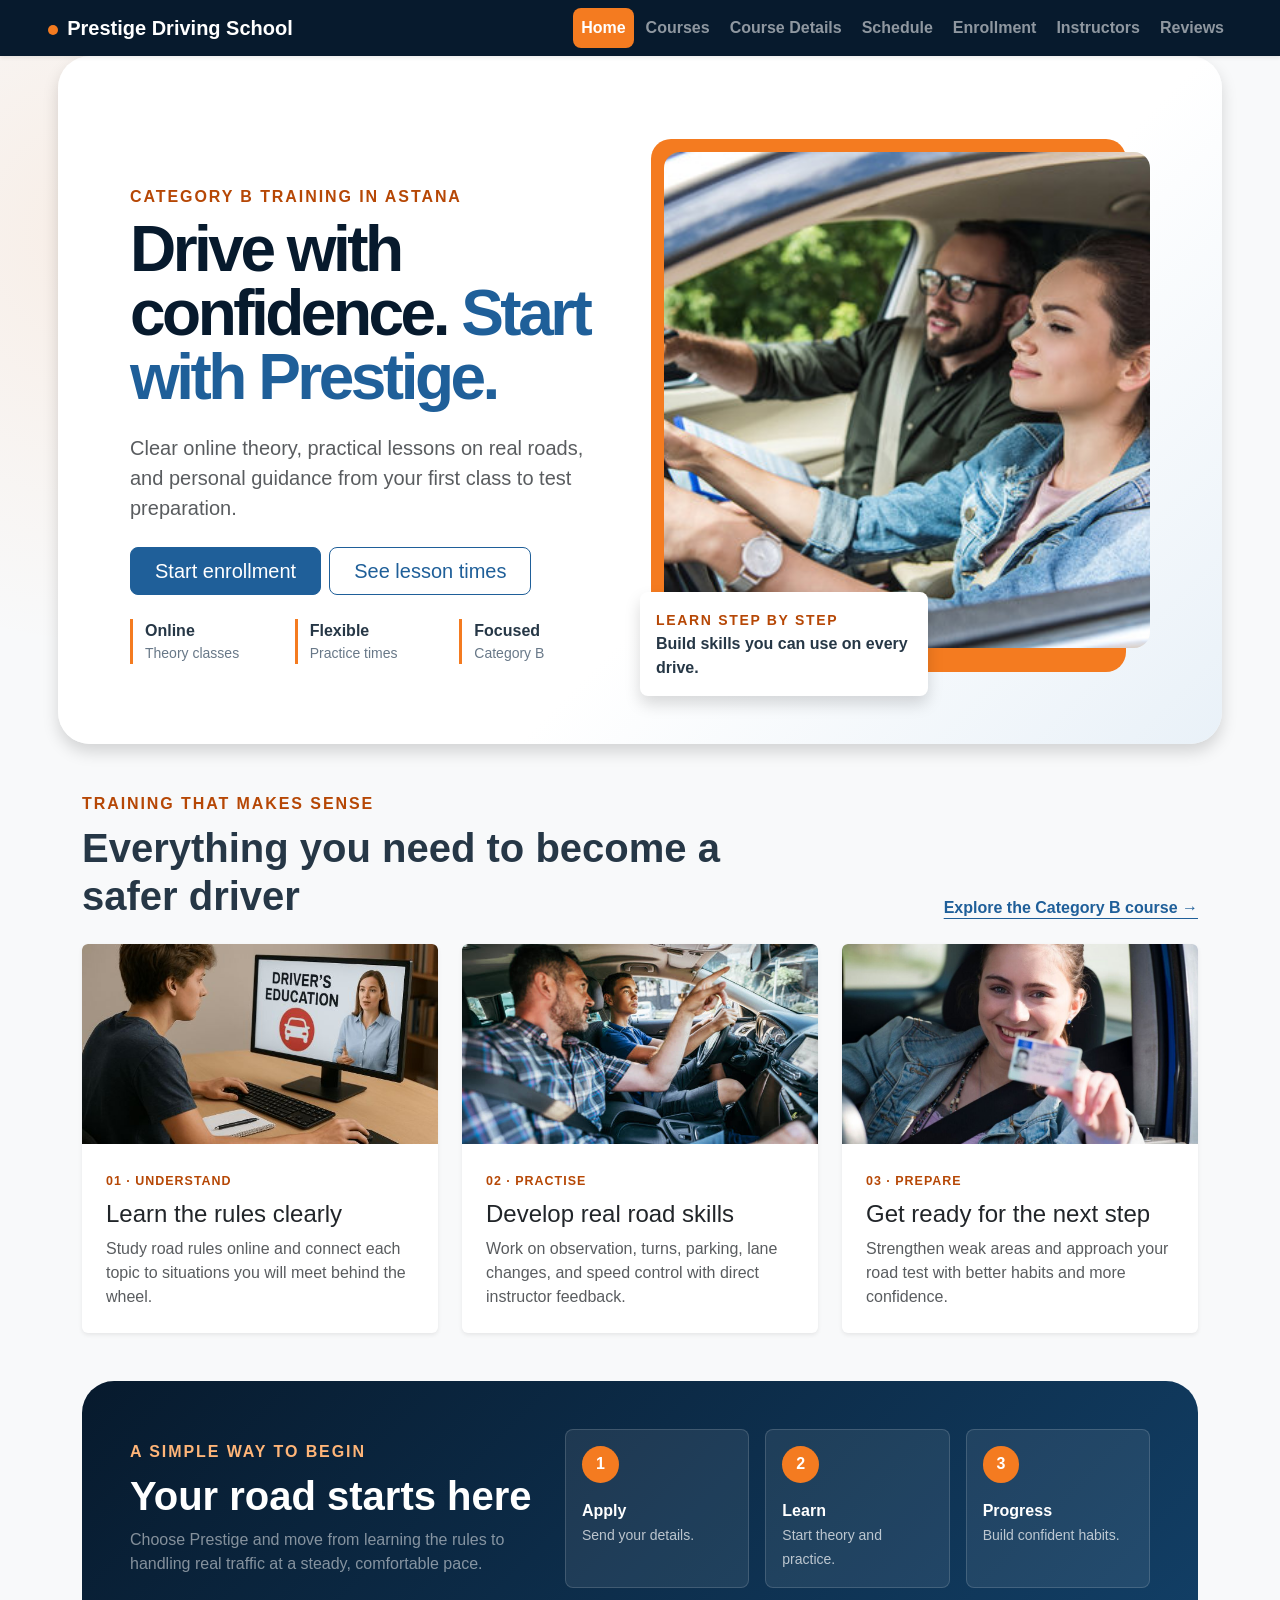
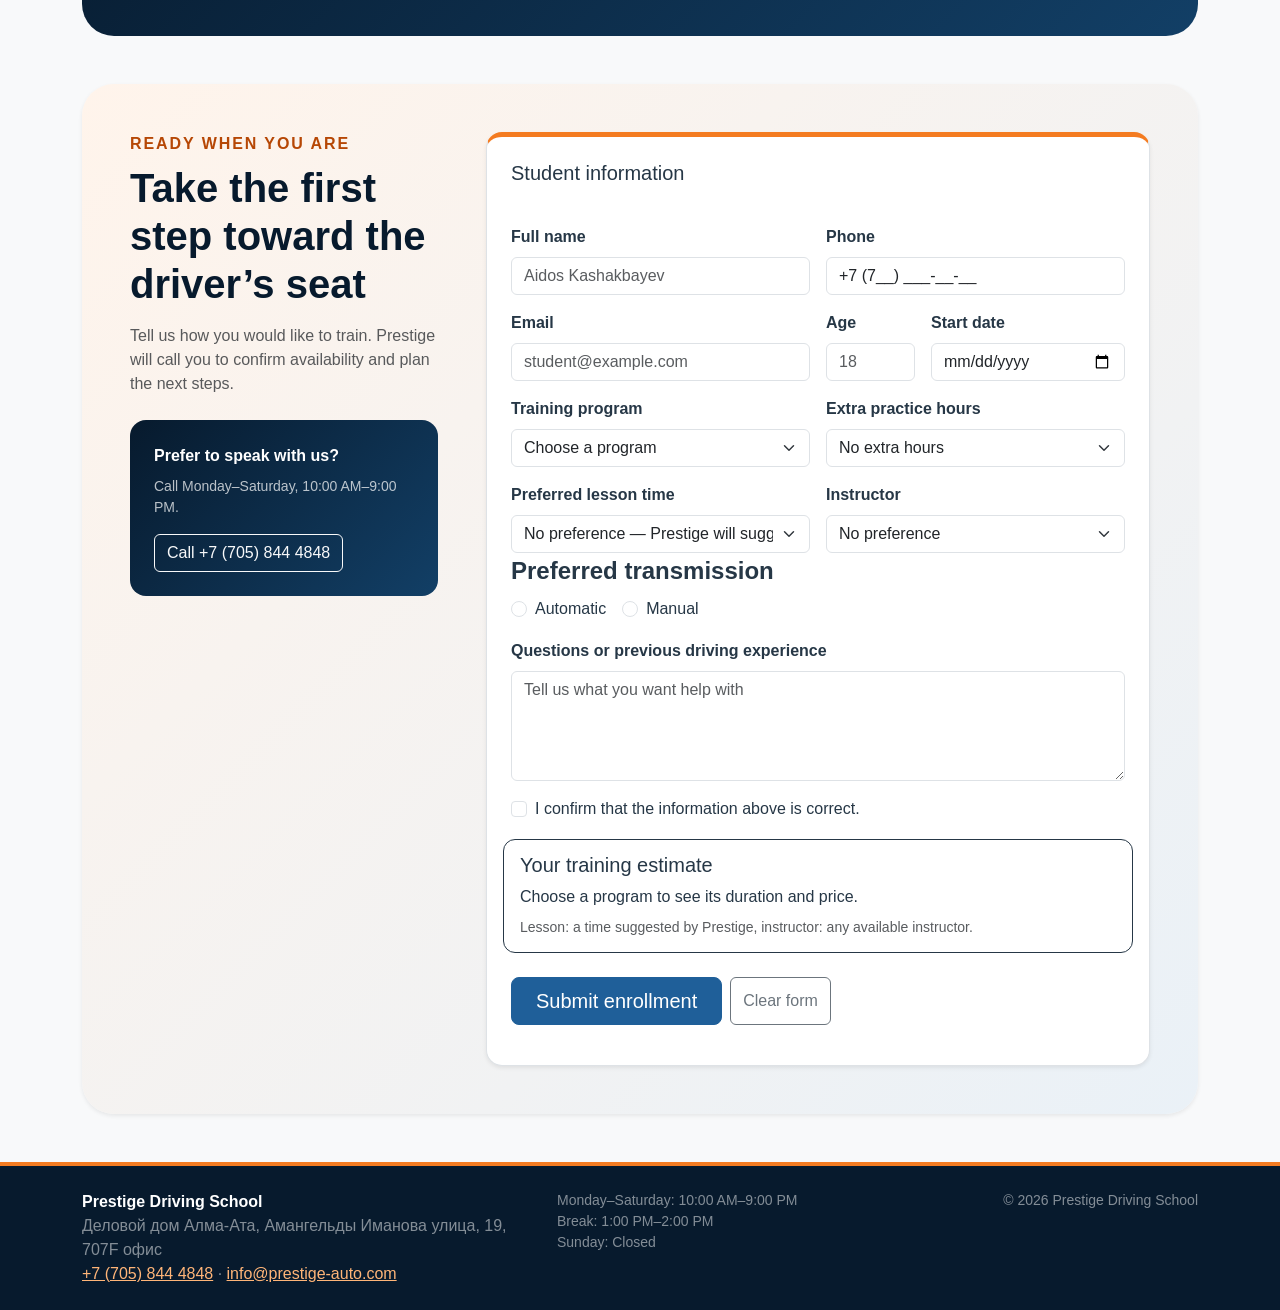
<file: index.html>
<!DOCTYPE html>
<html lang="en">
<head>
    <meta charset="UTF-8">
    <meta name="viewport" content="width=device-width, initial-scale=1.0">
    <meta name="description" content="Build safe driving skills with Prestige Driving School in Astana. Study Category B theory online and book flexible practical lessons.">
    <meta name="author" content="Aidos">
    <title>Prestige Driving School | Category B Lessons in Astana</title>
    <link rel="icon" type="image/jpeg" href="images/category-b-car.jpg">
    <!-- Bootstrap 5.3.8 is used for the responsive grid, navigation, buttons, cards, and utilities. -->
    <link href="https://cdn.jsdelivr.net/npm/bootstrap@5.3.8/dist/css/bootstrap.min.css" rel="stylesheet">
    <link rel="stylesheet" href="css/index.css">
    <!-- jQuery 3.7.1 must load before the project scripts that call its API. -->
    <script src="https://code.jquery.com/jquery-3.7.1.min.js" integrity="sha256-/JqT3SQfawRcv/BIHPThkBvs0OEvtFFmqPF/lYI/Cxo=" crossorigin="anonymous" defer></script>
    <script src="js/main.js" defer></script>
    <script src="js/data.js" defer></script>
    <script src="js/rules.js" defer></script>
    <script src="js/index.js" defer></script>
</head>
<body class="bg-body-tertiary d-flex flex-column min-vh-100">
    <a class="visually-hidden-focusable skip-link" href="#main-content">Skip to main content</a>
    <header class="navbar navbar-expand-md navbar-dark bg-brand shadow-sm" id="site-header">
        <!-- container-fluid lets the navigation use the full screen width. -->
        <div class="container-fluid px-3 px-lg-5">
            <a class="navbar-brand fw-bold" href="index.html"><span class="brand-mark"></span>Prestige Driving School</a>
            <input class="visually-hidden nav-toggle" type="checkbox" id="home-nav-toggle">
            <label class="navbar-toggler d-md-none" for="home-nav-toggle">
                <span class="navbar-toggler-icon"></span>
                <span class="visually-hidden">Toggle navigation</span>
            </label>
            <nav class="navbar-collapse main-navigation" id="main-navigation" aria-label="Main navigation">
                <ul class="navbar-nav ms-md-auto gap-md-1">
                    <li class="nav-item"><a class="nav-link active" aria-current="page" href="index.html">Home</a></li>
                    <li class="nav-item"><a class="nav-link" href="courses.html">Courses</a></li>
                    <li class="nav-item"><a class="nav-link" href="courseDetail.html">Course Details</a></li>
                    <li class="nav-item"><a class="nav-link" href="schedule.html">Schedule</a></li>
                    <li class="nav-item"><a class="nav-link" href="enrollment.html">Enrollment</a></li>
                    <li class="nav-item"><a class="nav-link" href="instructors.html">Instructors</a></li>
                    <li class="nav-item"><a class="nav-link" href="reviews.html">Reviews</a></li>
                </ul>
            </nav>
        </div>
    </header>

    <!-- container keeps the main text readable on wide screens. -->
    <main class="container py-4 py-lg-5 flex-grow-1" id="main-content">
        <section class="hero-panel row g-4 g-lg-5 align-items-center rounded-5 shadow overflow-hidden p-3 p-md-4 p-lg-5" id="home-hero" aria-labelledby="welcome-title">
            <div class="col-12 col-lg-6 text-center text-lg-start">
                <p class="eyebrow fw-bold text-uppercase mb-2">Category B training in Astana</p>
                <h1 class="display-3 fw-bold lh-1 mb-4" id="welcome-title">Drive with confidence. <span>Start with Prestige.</span></h1>
                <p class="lead text-body-secondary mb-4">
                    Clear online theory, practical lessons on real roads, and personal guidance from your first class to test preparation.
                </p>
                <div class="d-flex flex-wrap justify-content-center justify-content-lg-start gap-2 mb-4">
                    <a class="btn btn-primary btn-lg px-4" id="hero-enrollment-link" href="#enrollment-form">Start enrollment</a>
                    <a class="btn btn-outline-primary btn-lg px-4" id="hero-schedule-link" href="schedule.html">See lesson times</a>
                </div>
                <div class="row g-2 text-start" role="group" aria-label="Course highlights">
                    <div class="col-12 col-sm-4"><p class="trust-item mb-0"><strong>Online</strong><small>Theory classes</small></p></div>
                    <div class="col-12 col-sm-4"><p class="trust-item mb-0"><strong>Flexible</strong><small>Practice times</small></p></div>
                    <div class="col-12 col-sm-4"><p class="trust-item mb-0"><strong>Focused</strong><small>Category B</small></p></div>
                </div>
            </div>
            <div class="col-12 col-lg-6">
                <div class="hero-visual position-relative">
                    <img class="hero-image img-fluid w-100 rounded-4" src="images/driving-lesson.jpg" alt="Student taking a practical driving lesson with an instructor">
                    <div class="hero-message bg-white rounded-3 shadow p-3">
                        <span class="small text-uppercase fw-bold text-brand">Learn step by step</span>
                        <p class="mb-0 fw-semibold">Build skills you can use on every drive.</p>
                    </div>
                </div>
            </div>
        </section>

        <section class="py-5" id="training-benefits" aria-labelledby="benefits-title">
            <div class="row align-items-end g-3 mb-4">
                <div class="col-12 col-lg-8">
                    <p class="eyebrow fw-bold text-uppercase mb-2">Training that makes sense</p>
                    <h2 class="display-6 fw-bold mb-0" id="benefits-title">Everything you need to become a safer driver</h2>
                </div>
                <div class="col-12 col-lg-4 text-lg-end">
                    <a class="fw-semibold link-arrow" id="course-overview-link" href="courses.html">Explore the Category B course <span aria-hidden="true">→</span></a>
                </div>
            </div>

            <!-- Bootstrap Card component: image cards are adapted to present the Prestige learning journey. -->
            <div class="row g-4" id="benefits-list">
                <div class="col-12 col-md-6 col-lg-4">
                    <article class="card h-100 border-0 shadow-sm benefit-card overflow-hidden">
                        <img class="card-img-top selling-card-image" src="images/theory.jpg" alt="Student studying driving theory online">
                        <div class="card-body p-4">
                            <span class="step-label">01 · Understand</span>
                            <h3 class="h4 card-title mt-2">Learn the rules clearly</h3>
                            <p class="card-text text-body-secondary mb-0">Study road rules online and connect each topic to situations you will meet behind the wheel.</p>
                        </div>
                    </article>
                </div>
                <div class="col-12 col-md-6 col-lg-4">
                    <article class="card h-100 border-0 shadow-sm benefit-card overflow-hidden">
                        <img class="card-img-top selling-card-image" src="images/practice.jpg" alt="Instructor guiding a student during a practical driving lesson">
                        <div class="card-body p-4">
                            <span class="step-label">02 · Practise</span>
                            <h3 class="h4 card-title mt-2">Develop real road skills</h3>
                            <p class="card-text text-body-secondary mb-0">Work on observation, turns, parking, lane changes, and speed control with direct instructor feedback.</p>
                        </div>
                    </article>
                </div>
                <div class="col-12 col-md-6 col-lg-4">
                    <article class="card h-100 border-0 shadow-sm benefit-card overflow-hidden">
                        <img class="card-img-top selling-card-image" src="images/graduate-photo.jpg" alt="New driver holding a driving license">
                        <div class="card-body p-4">
                            <span class="step-label">03 · Prepare</span>
                            <h3 class="h4 card-title mt-2">Get ready for the next step</h3>
                            <p class="card-text text-body-secondary mb-0">Strengthen weak areas and approach your road test with better habits and more confidence.</p>
                        </div>
                    </article>
                </div>
            </div>
        </section>

        <section class="journey-section rounded-5 p-4 p-lg-5 mb-5 text-white" id="learning-journey" aria-labelledby="journey-title">
            <div class="row g-4 align-items-center">
                <div class="col-12 col-lg-5">
                    <p class="eyebrow eyebrow-light fw-bold text-uppercase mb-2">A simple way to begin</p>
                    <h2 class="display-6 fw-bold" id="journey-title">Your road starts here</h2>
                    <p class="text-white-50 mb-0">Choose Prestige and move from learning the rules to handling real traffic at a steady, comfortable pace.</p>
                </div>
                <div class="col-12 col-lg-7">
                    <ol class="row g-3 list-unstyled mb-0">
                        <li class="col-12 col-sm-4"><div class="journey-step h-100 p-3 rounded-3"><span>1</span><strong class="d-block mt-3">Apply</strong><small>Send your details.</small></div></li>
                        <li class="col-12 col-sm-4"><div class="journey-step h-100 p-3 rounded-3"><span>2</span><strong class="d-block mt-3">Learn</strong><small>Start theory and practice.</small></div></li>
                        <li class="col-12 col-sm-4"><div class="journey-step h-100 p-3 rounded-3"><span>3</span><strong class="d-block mt-3">Progress</strong><small>Build confident habits.</small></div></li>
                    </ol>
                </div>
            </div>
        </section>

        <section class="enrollment-panel rounded-5 p-3 p-md-4 p-lg-5 shadow-sm" id="enrollment" aria-labelledby="enrollment-title">
            <div class="row g-4 g-lg-5 align-items-start">
                <div class="col-12 col-lg-4">
                    <p class="eyebrow fw-bold text-uppercase mb-2">Ready when you are</p>
                    <h2 class="display-6 fw-bold mb-3" id="enrollment-title">Take the first step toward the driver’s seat</h2>
                    <p class="text-body-secondary mb-4" id="form-instructions">Tell us how you would like to train. Prestige will call you to confirm availability and plan the next steps.</p>
                    <div class="enrollment-contact rounded-4 p-4">
                        <strong class="d-block mb-2">Prefer to speak with us?</strong>
                        <p class="small mb-3">Call Monday–Saturday, 10:00 AM–9:00 PM.</p>
                        <a class="btn btn-outline-light" href="tel:+77058444848">Call +7 (705) 844 4848</a>
                    </div>
                </div>
                <div class="col-12 col-lg-8">
                    <!-- The only enrollment form of the site; js/index.js adds the email, hours, lesson time and instructor fields. -->
                    <form class="enrollment-form bg-white border rounded-4 shadow-sm p-3 p-md-4" id="enrollment-form" method="post" action="index.html#enrollment-form" aria-describedby="form-instructions enrollment-form-status">
                        <fieldset>
                            <legend class="h5 mb-4">Student information</legend>
                            <div class="row g-3">
                                <div class="col-12 col-md-6">
                                    <label class="form-label fw-semibold" for="full-name">Full name</label>
                                    <input class="form-control" type="text" id="full-name" name="full-name" placeholder="Aidos Kashakbayev" autocomplete="name" aria-describedby="full-name-error" required>
                                    <small class="field-message is-hidden" id="full-name-error">Enter your full name.</small>
                                </div>
                                <div class="col-12 col-md-6">
                                    <label class="form-label fw-semibold" for="phone">Phone</label>
                                    <input class="form-control" type="tel" id="phone" name="phone" placeholder="+7 701 000 00 00" autocomplete="tel" inputmode="tel" aria-describedby="phone-error" required>
                                    <small class="field-message is-hidden" id="phone-error">Enter a phone number we can use to contact you.</small>
                                </div>
                                <div class="col-6 col-md-3">
                                    <label class="form-label fw-semibold" for="age">Age</label>
                                    <input class="form-control" type="number" id="age" name="age" min="16" max="100" placeholder="18" inputmode="numeric" aria-describedby="age-error" required>
                                    <small class="field-message is-hidden" id="age-error">Enter an age from 16 to 100.</small>
                                </div>
                                <div class="col-6 col-md-3">
                                    <label class="form-label fw-semibold" for="start-date">Start date</label>
                                    <input class="form-control" type="date" id="start-date" name="start-date" aria-describedby="start-date-error" required>
                                    <small class="field-message is-hidden" id="start-date-error">Choose your preferred start date.</small>
                                </div>
                                <div class="col-12 col-md-6">
                                    <label class="form-label fw-semibold" for="category">License category</label>
                                    <select class="form-select" id="category" name="category" aria-describedby="category-error" required>
                                        <option value="" selected disabled>Choose a category</option>
                                        <option value="B">Category B</option>
                                    </select>
                                    <small class="field-message is-hidden" id="category-error">Choose a license category.</small>
                                </div>
                                <fieldset class="col-12 border-0 m-0" aria-describedby="transmission-error">
                                    <legend class="form-label fw-semibold mb-2">Preferred transmission</legend>
                                    <div class="d-flex flex-wrap gap-3">
                                        <div class="form-check"><input class="form-check-input" type="radio" id="automatic" name="transmission" value="automatic" required><label class="form-check-label" for="automatic">Automatic</label></div>
                                        <div class="form-check"><input class="form-check-input" type="radio" id="manual" name="transmission" value="manual"><label class="form-check-label" for="manual">Manual</label></div>
                                    </div>
                                    <small class="field-message is-hidden" id="transmission-error">Choose a preferred transmission.</small>
                                </fieldset>
                                <div class="col-12">
                                    <label class="form-label fw-semibold" for="notes">Questions or previous driving experience</label>
                                    <textarea class="form-control" id="notes" name="notes" rows="4" placeholder="Tell us what you want help with"></textarea>
                                </div>
                                <div class="col-12">
                                    <div class="form-check"><input class="form-check-input" type="checkbox" id="agreement" name="agreement" aria-describedby="agreement-error" required><label class="form-check-label" for="agreement">I confirm that the information above is correct.</label></div>
                                    <small class="field-message is-hidden" id="agreement-error">Confirm the information before submitting.</small>
                                </div>
                                <div class="col-12 d-flex flex-wrap gap-2 pt-2">
                                    <button class="btn btn-primary btn-lg px-4" id="enrollment-submit" type="submit">Submit enrollment</button>
                                    <button class="btn btn-outline-secondary" id="enrollment-reset" type="reset">Clear form</button>
                                </div>
                                <div class="col-12" id="enrollment-form-status" aria-live="polite">
                                    <p class="status-message is-hidden is-error mb-0" id="enrollment-error" role="alert">Please review the highlighted fields and try again.</p>
                                    <p class="status-message is-hidden is-success mb-0" id="enrollment-confirmation" role="status">Thank you. Your enrollment request has been received. Prestige will call you to confirm your lesson plan.</p>
                                </div>
                            </div>
                        </fieldset>
                    </form>
                </div>
            </div>
        </section>
    </main>

    <footer class="site-footer bg-brand text-white-50 py-4 mt-auto" id="site-footer">
        <div class="container">
            <div class="row g-4 align-items-start">
                <address class="col-12 col-md-6 col-lg-5 mb-0">
                    <strong class="text-white">Prestige Driving School</strong><br>
                    <span lang="ru">Деловой дом Алма-Ата, Амангельды Иманова улица, 19, 707F офис</span><br>
                    <a href="tel:+77058444848">+7 (705) 844 4848</a> · <a href="mailto:info@prestige-auto.com">info@prestige-auto.com</a>
                </address>
                <p class="col-12 col-md-6 col-lg-4 mb-0 small">Monday–Saturday: 10:00 AM–9:00 PM<br>Break: 1:00 PM–2:00 PM<br>Sunday: Closed</p>
                <p class="col-12 col-lg-3 mb-0 text-lg-end small">&copy; 2026 Prestige Driving School</p>
            </div>
        </div>
    </footer>
</body>
</html>
</file>
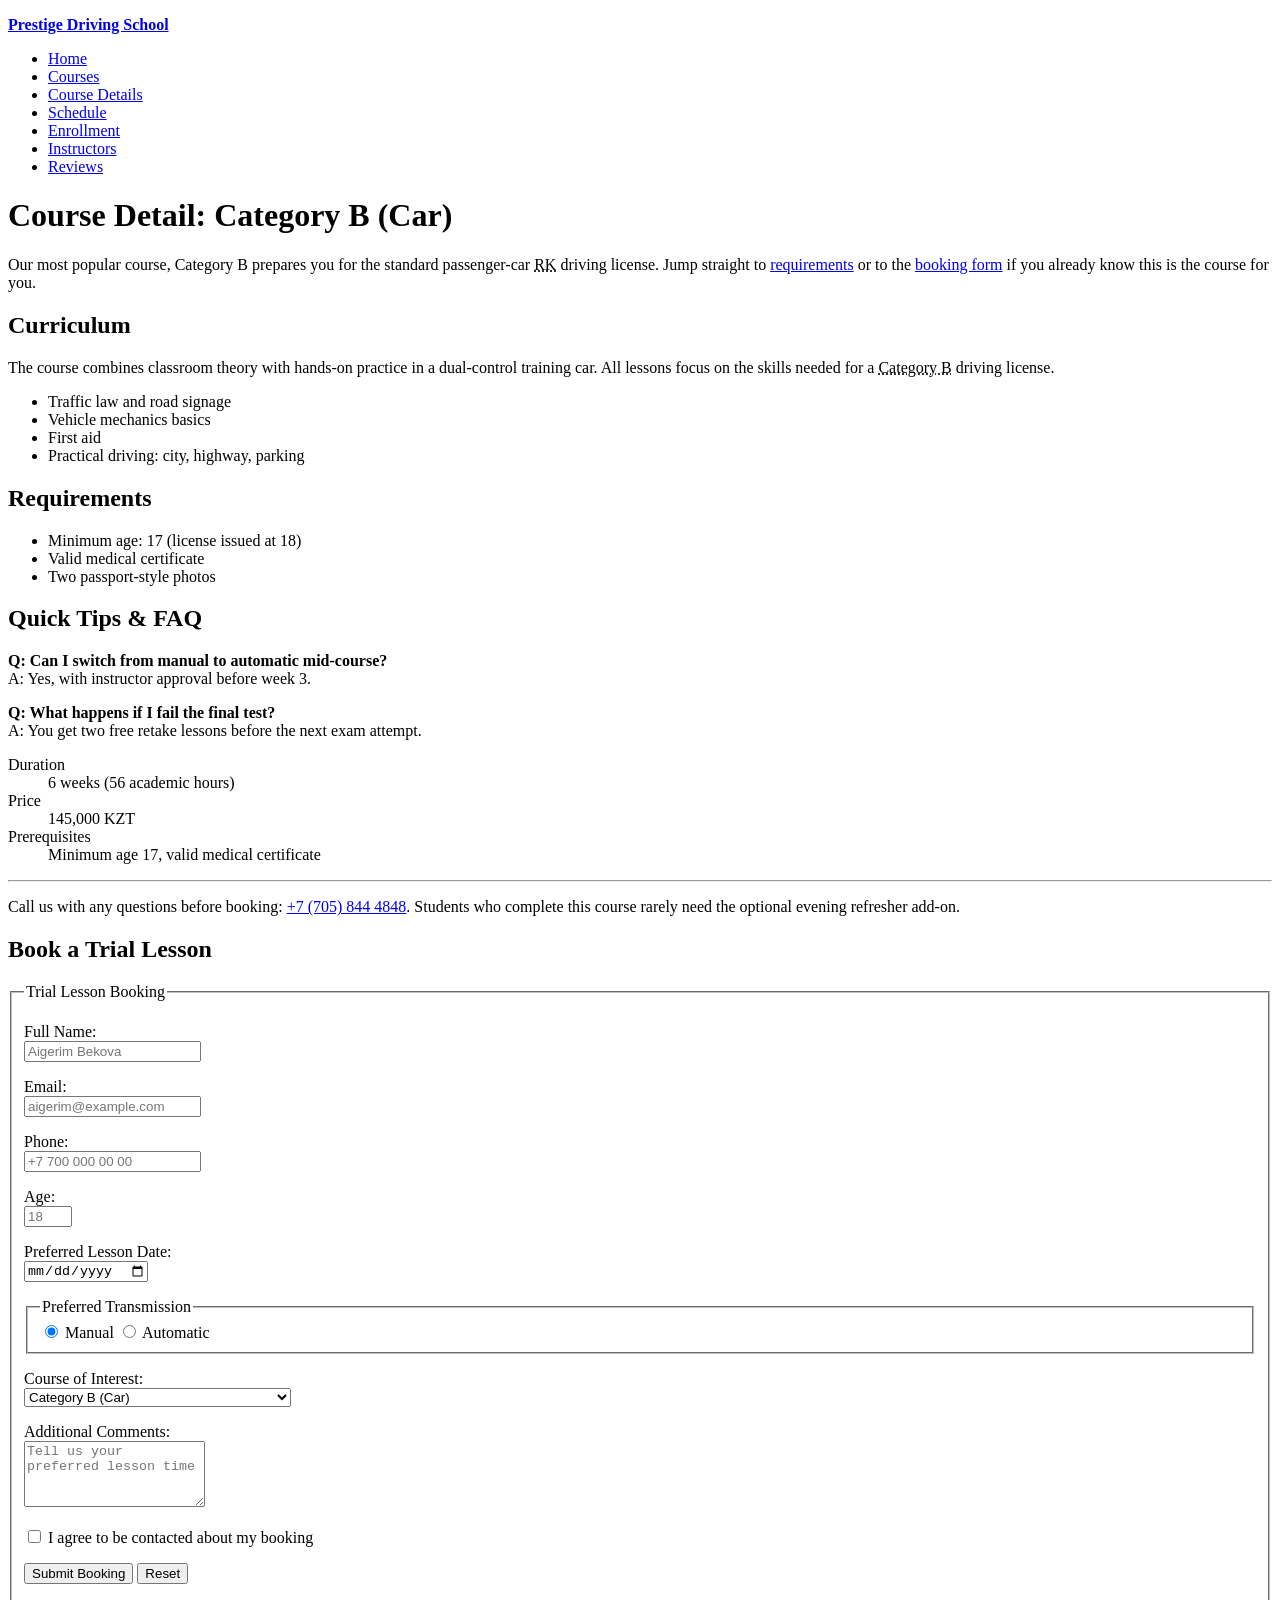
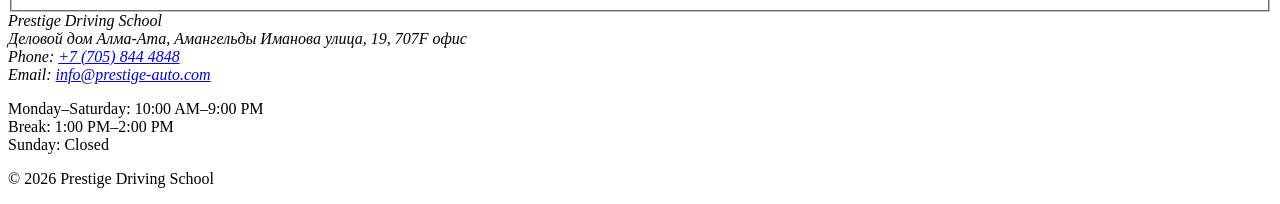
<file: coursedetail.html>
<!DOCTYPE html>
<html lang="en">
<head>
  <meta charset="UTF-8">
  <meta name="viewport" content="width=device-width, initial-scale=1.0">
  <meta name="description" content="Full details of the Category B driving course at Prestige Driving School, including curriculum, requirements, and a trial lesson booking form.">
  <meta name="author" content="Merey">
  <title>Category B Course Detail | Prestige Driving School</title>
</head>
<body>
  <!-- The navigation is repeated so every page works as a static HTML page. -->
  <header>
    <p><strong><a href="index.html">Prestige Driving School</a></strong></p>
    <nav aria-label="Main navigation">
      <ul>
        <li><a href="index.html">Home</a></li>
        <li><a href="courses.html">Courses</a></li>
        <li><a href="coursedetail.html">Course Details</a></li>
        <li><a href="schedule.html">Schedule</a></li>
        <li><a href="enrollment.html">Enrollment</a></li>
        <li><a href="instructors.html">Instructors</a></li>
        <li><a href="reviews.html">Reviews</a></li>
      </ul>
    </nav>
  </header>

  <main>
    <h1>Course Detail: Category B (Car)</h1>

    <p>
      Our most popular course, Category B prepares you for the standard passenger-car
      <abbr title="Republic of Kazakhstan">RK</abbr> driving license. Jump straight to
      <a href="#requirements">requirements</a> or to the
      <a href="#booking">booking form</a> if you already know this is the course for you.
    </p>

    <article>
      <section id="curriculum">
        <h2>Curriculum</h2>
        <p>
          The course combines classroom theory with hands-on practice in a dual-control
          training car. All lessons focus on the skills needed for a
          <abbr title="Category B passenger-car license">Category B</abbr> driving license.
        </p>
        <ul>
          <li>Traffic law and road signage</li>
          <li>Vehicle mechanics basics</li>
          <li>First aid</li>
          <li>Practical driving: city, highway, parking</li>
        </ul>
      </section>

      <section id="requirements">
        <h2>Requirements</h2>
        <ul>
          <li>Minimum age: 17 (license issued at 18)</li>
          <li>Valid medical certificate</li>
          <li>Two passport-style photos</li>
        </ul>
      </section>
    </article>

    <aside>
      <h2>Quick Tips &amp; FAQ</h2>
      <p><strong>Q: Can I switch from manual to automatic mid-course?</strong><br>
      A: Yes, with instructor approval before week 3.</p>
      <p><strong>Q: What happens if I fail the final test?</strong><br>
      A: You get two free retake lessons before the next exam attempt.</p>
    </aside>

    <dl>
      <dt>Duration</dt>
      <dd>6 weeks (56 academic hours)</dd>
      <dt>Price</dt>
      <dd>145,000 KZT</dd>
      <dt>Prerequisites</dt>
      <dd>Minimum age 17, valid medical certificate</dd>
    </dl>

    <hr>

    <p>
      Call us with any questions before booking: <a href="tel:+77058444848">+7 (705) 844 4848</a>.
      Students who complete this course rarely need the
      <!-- span is used here only to mark up a short inline phrase for a later CSS
           highlight; no semantic inline tag (abbr/cite/etc.) applies to it -->
      <span>optional evening refresher</span> add-on.
    </p>

    <h2 id="booking">Book a Trial Lesson</h2>
    <form action="#" method="post">
      <!-- This trial lesson form is kept nonfunctional because server-side handling starts later in the course. -->
      <fieldset>
        <legend>Trial Lesson Booking</legend>

        <p>
          <label for="full-name">Full Name:</label><br>
          <input type="text" id="full-name" name="full-name" placeholder="Aigerim Bekova" required>
        </p>

        <p>
          <label for="email">Email:</label><br>
          <input type="email" id="email" name="email" placeholder="aigerim@example.com" required>
        </p>

        <p>
          <label for="phone">Phone:</label><br>
          <input type="tel" id="phone" name="phone" placeholder="+7 700 000 00 00" required>
        </p>

        <p>
          <label for="age">Age:</label><br>
          <input type="number" id="age" name="age" min="16" max="99" placeholder="18" required>
        </p>

        <p>
          <label for="preferred-date">Preferred Lesson Date:</label><br>
          <input type="date" id="preferred-date" name="preferred-date" required>
        </p>

        <fieldset>
          <legend>Preferred Transmission</legend>
          <input type="radio" id="manual" name="transmission" value="manual" checked>
          <label for="manual">Manual</label>
          <input type="radio" id="automatic" name="transmission" value="automatic">
          <label for="automatic">Automatic</label>
        </fieldset>

        <p>
          <label for="course-select">Course of Interest:</label><br>
          <select id="course-select" name="course-select">
            <option value="category-b">Category B (Car)</option>
            <option value="intensive">Intensive Category B</option>
            <option value="refresher">Category B Refresher / Defensive Driving</option>
          </select>
        </p>

        <p>
          <label for="comments">Additional Comments:</label><br>
          <textarea id="comments" name="comments" rows="4" placeholder="Tell us your preferred lesson time"></textarea>
        </p>

        <p>
          <input type="checkbox" id="agree" name="agree" required>
          <label for="agree">I agree to be contacted about my booking</label>
        </p>

        <p>
          <button type="submit">Submit Booking</button>
          <button type="reset">Reset</button>
        </p>
      </fieldset>
    </form>
  </main>

  <!-- Contact details are written directly in HTML so they remain available on this page. -->
  <footer>
    <address>
      Prestige Driving School<br>
      <span lang="ru">Деловой дом Алма-Ата, Амангельды Иманова улица, 19, 707F офис</span><br>
      Phone: <a href="tel:+77058444848">+7 (705) 844 4848</a><br>
      Email: <a href="mailto:info@prestige-auto.com">info@prestige-auto.com</a>
    </address>
    <p>
      Monday&ndash;Saturday: 10:00 AM&ndash;9:00 PM<br>
      Break: 1:00 PM&ndash;2:00 PM<br>
      Sunday: Closed
    </p>
    <p>&copy; 2026 Prestige Driving School</p>
  </footer>

</body>
</html>
</file>
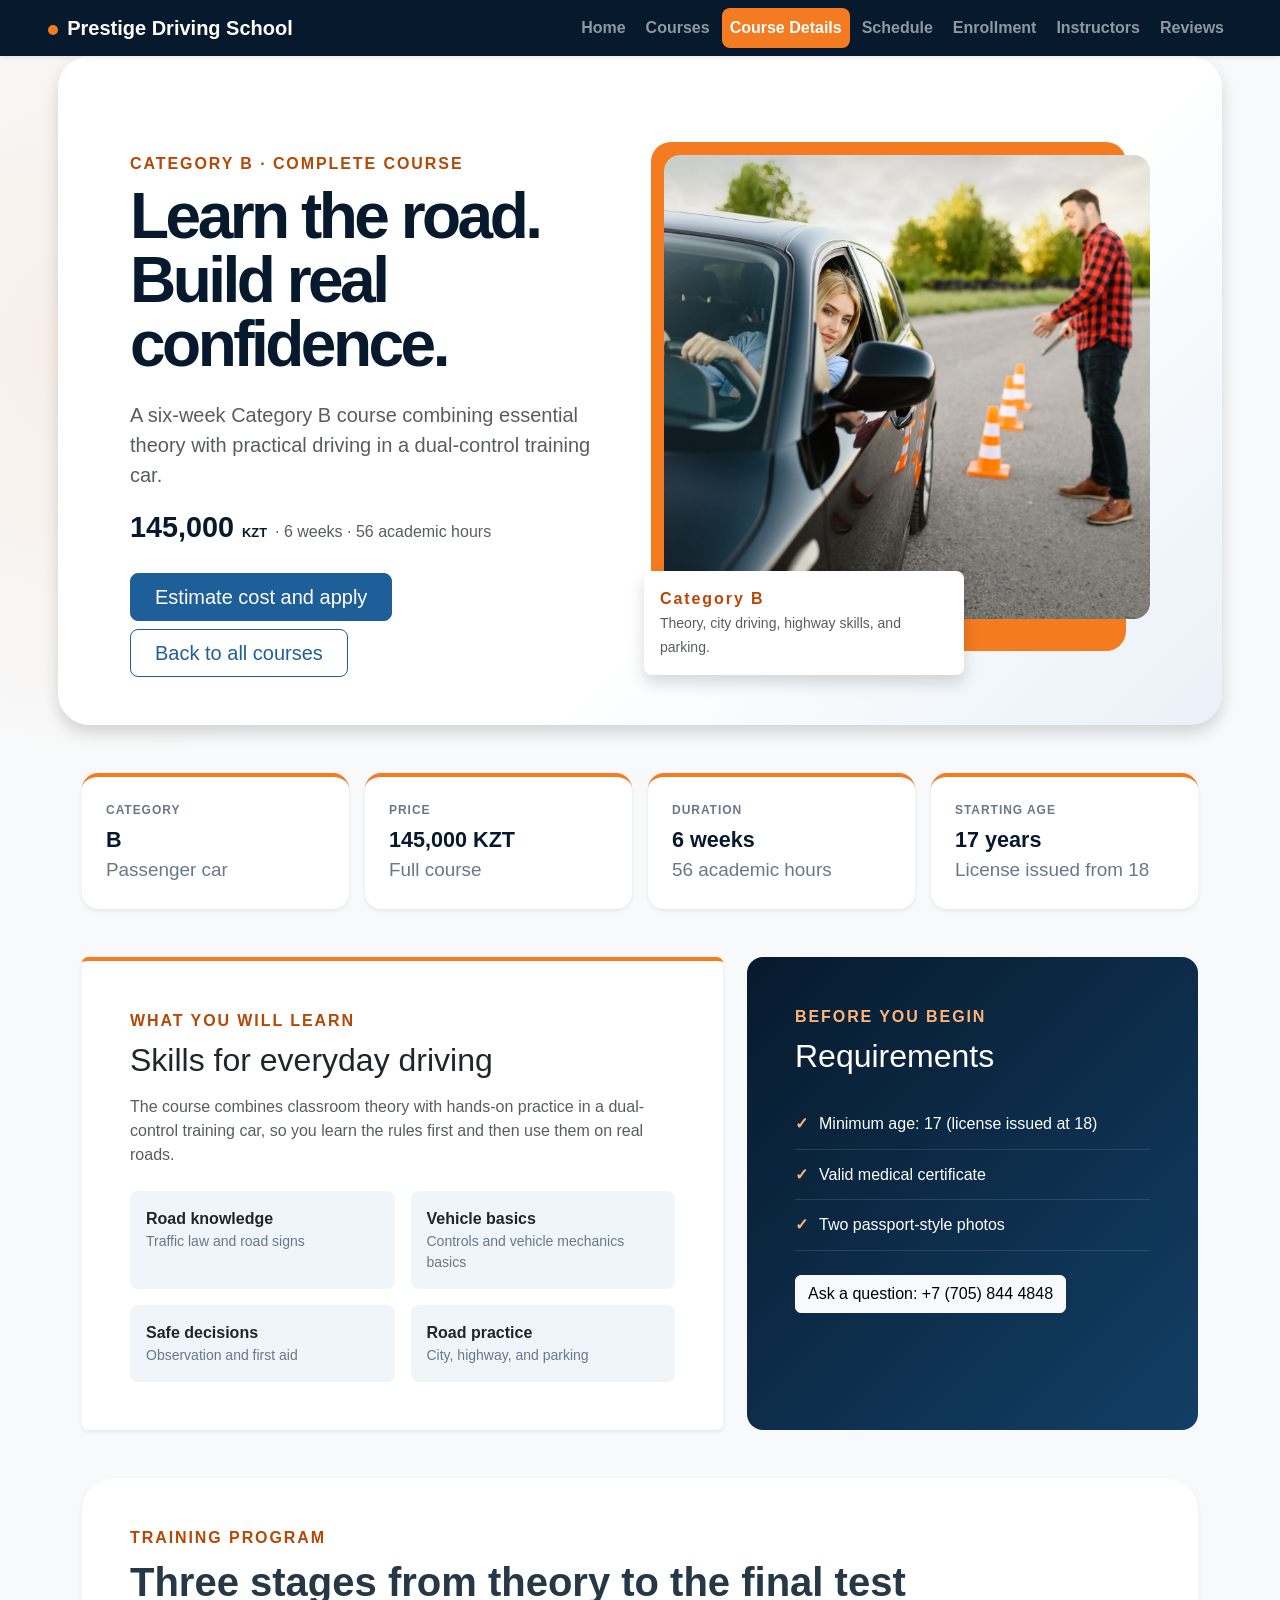
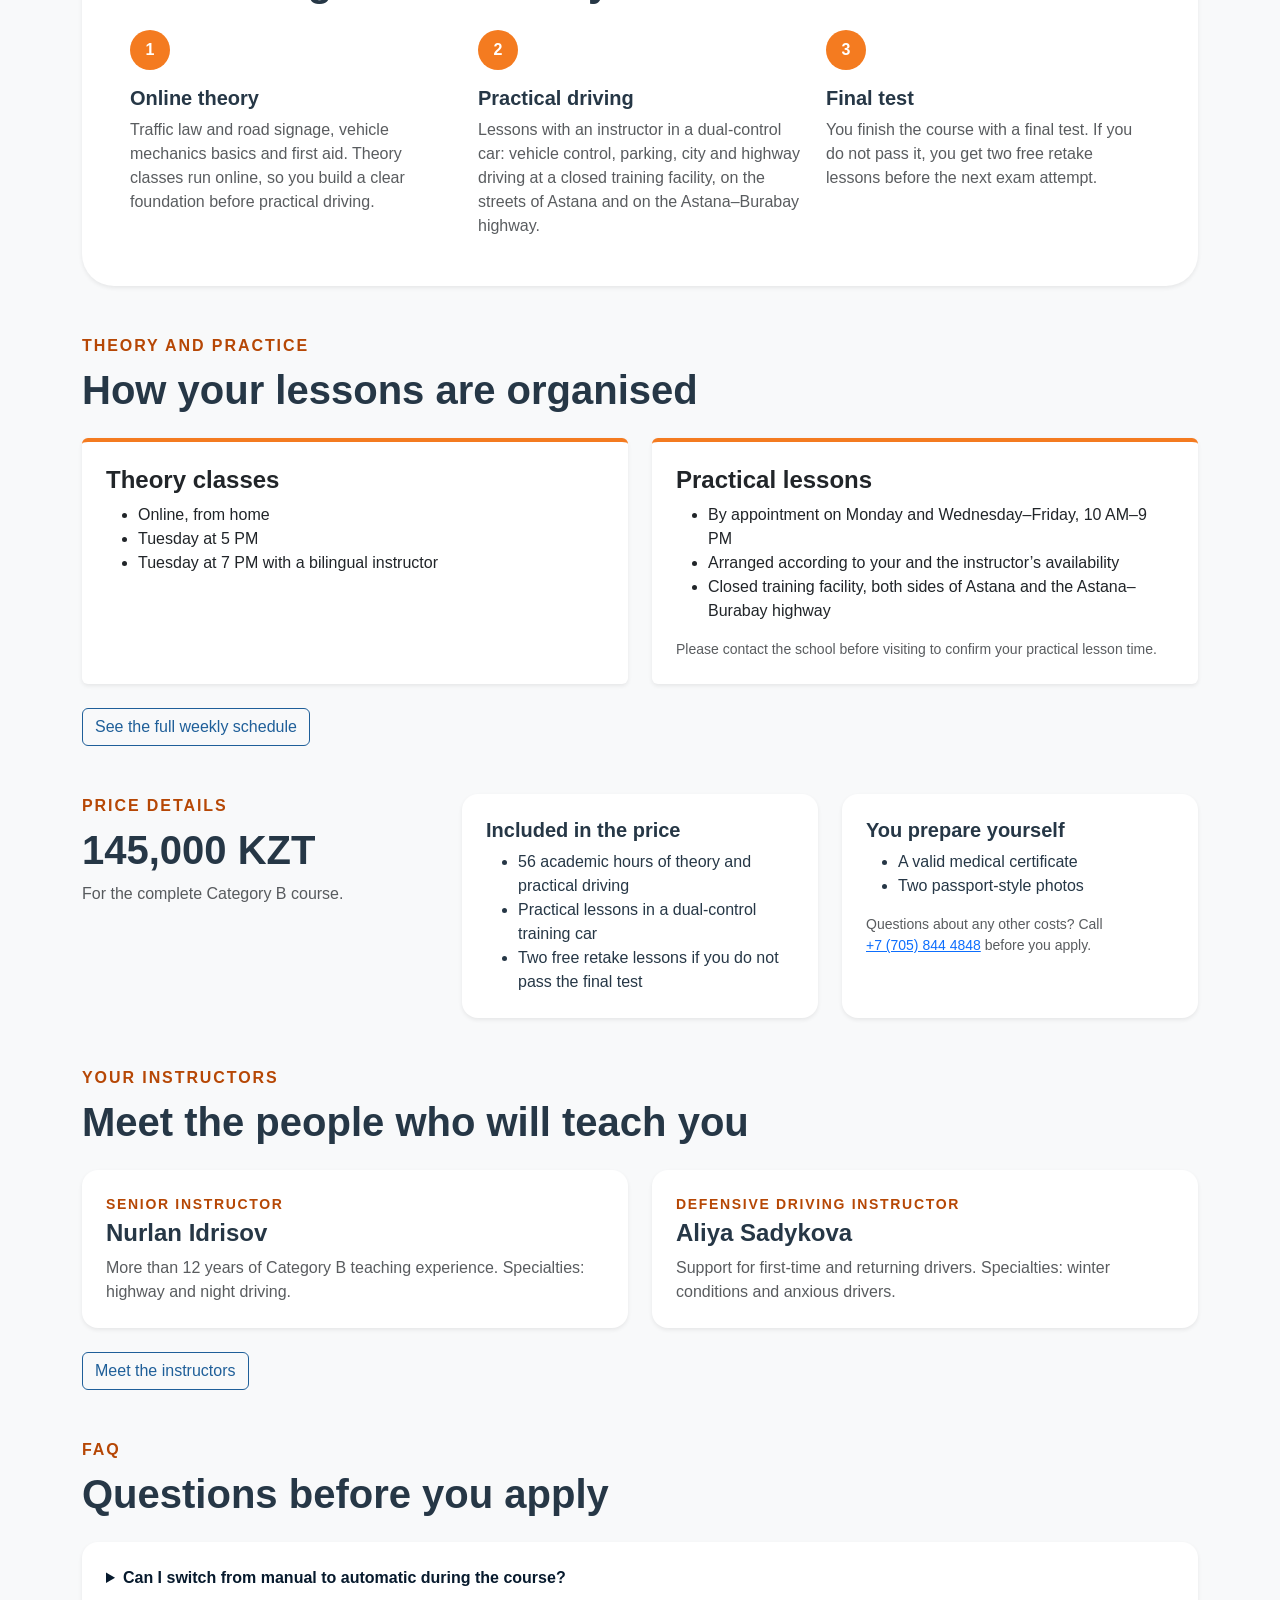
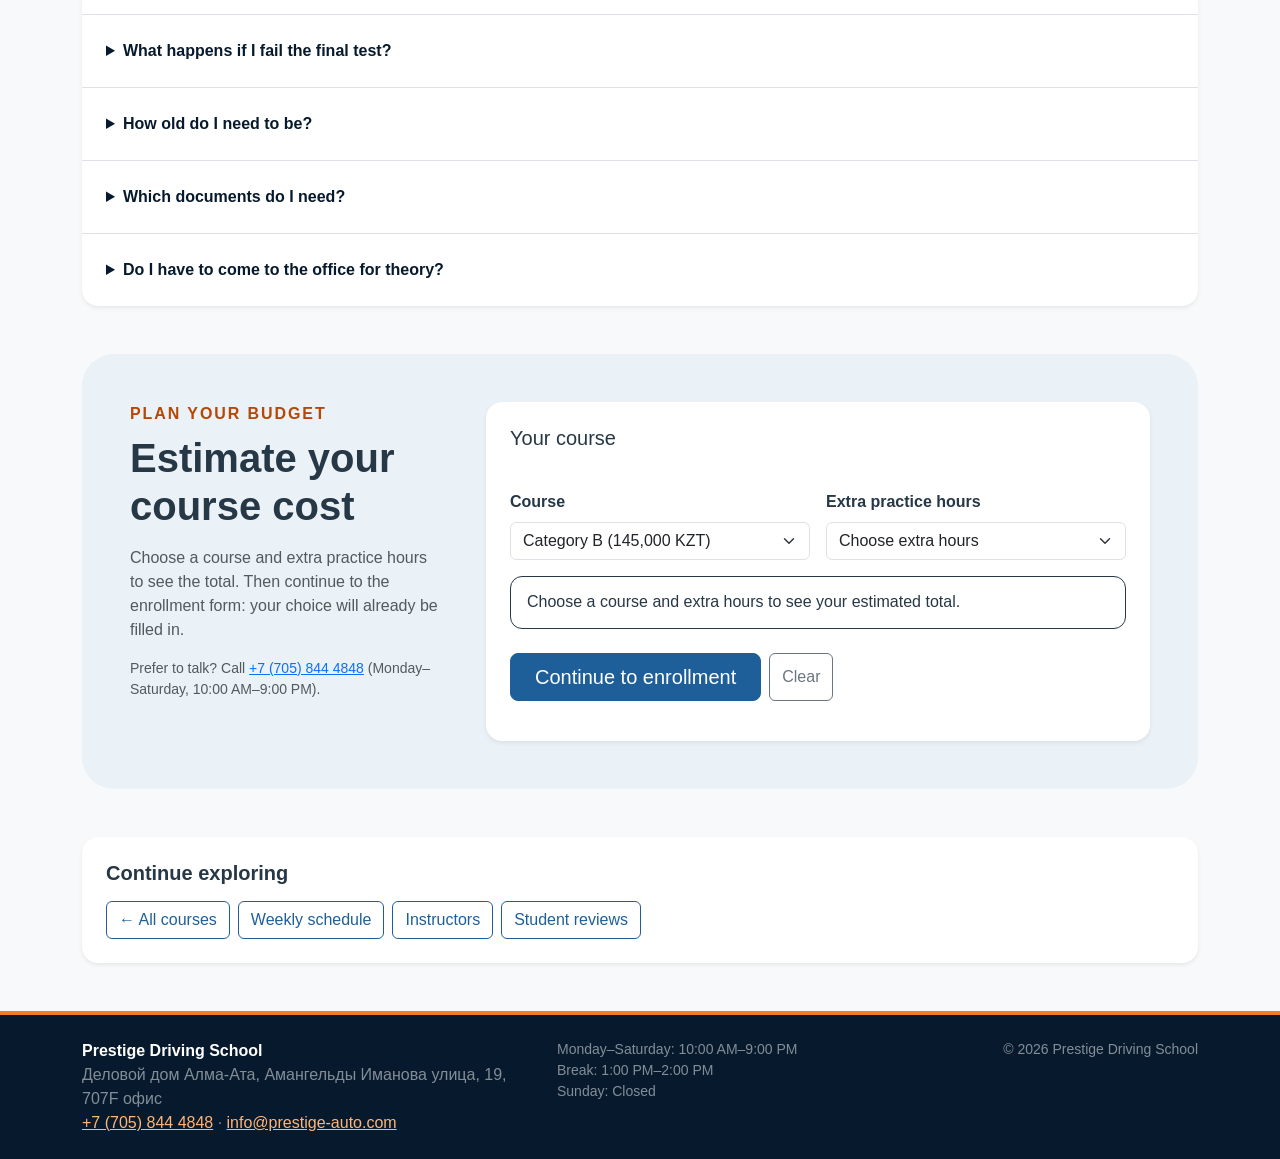
<file: courseDetail.html>
<!DOCTYPE html>
<html lang="en">
<head>
  <meta charset="UTF-8">
  <meta name="viewport" content="width=device-width, initial-scale=1.0">
  <meta name="description" content="Full details of the Category B driving course at Prestige Driving School, including curriculum, requirements, and a course cost estimate.">
  <meta name="author" content="Merey">
  <link href="https://cdn.jsdelivr.net/npm/bootstrap@5.3.8/dist/css/bootstrap.min.css" rel="stylesheet" integrity="sha384-sRIl4kxILFvY47J16cr9ZwB07vP4J8+LH7qKQnuqkuIAvNWLzeN8tE5YBujZqJLB" crossorigin="anonymous">
  <link rel="stylesheet" href="css/index.css">
  <link rel="stylesheet" href="css/courseDetail.css">
  <title>Category B Course Detail | Prestige Driving School</title>
  <script src="https://code.jquery.com/jquery-3.7.1.min.js" integrity="sha256-/JqT3SQfawRcv/BIHPThkBvs0OEvtFFmqPF/lYI/Cxo=" crossorigin="anonymous" defer></script>
  <script src="js/main.js" defer></script>
  <script src="js/data.js" defer></script>
  <script src="js/courseDetail.js" defer></script>
</head>
<body class="bg-body-tertiary d-flex flex-column min-vh-100">
  <a class="visually-hidden-focusable skip-link" href="#main-content">Skip to main content</a>
  <header class="navbar navbar-expand-md navbar-dark bg-brand shadow-sm">
    <div class="container-fluid px-3 px-lg-5">
      <a class="navbar-brand fw-bold" href="index.html"><span class="brand-mark"></span>Prestige Driving School</a>
      <input class="visually-hidden nav-toggle" type="checkbox" id="course-detail-nav-toggle">
      <label class="navbar-toggler d-md-none" for="course-detail-nav-toggle">
        <span class="navbar-toggler-icon"></span>
        <span class="visually-hidden">Toggle navigation</span>
      </label>
      <nav class="navbar-collapse main-navigation" aria-label="Main navigation">
        <ul class="navbar-nav ms-md-auto gap-md-1">
          <li class="nav-item"><a class="nav-link" href="index.html">Home</a></li>
          <li class="nav-item"><a class="nav-link" href="courses.html">Courses</a></li>
          <li class="nav-item"><a class="nav-link active" aria-current="page" href="courseDetail.html">Course Details</a></li>
          <li class="nav-item"><a class="nav-link" href="schedule.html">Schedule</a></li>
          <li class="nav-item"><a class="nav-link" href="enrollment.html">Enrollment</a></li>
          <li class="nav-item"><a class="nav-link" href="instructors.html">Instructors</a></li>
          <li class="nav-item"><a class="nav-link" href="reviews.html">Reviews</a></li>
        </ul>
      </nav>
    </div>
  </header>

  <main class="container py-4 py-lg-5 flex-grow-1" id="main-content">
    <section class="detail-hero row g-4 g-lg-5 align-items-center rounded-5 shadow overflow-hidden p-3 p-md-4 p-lg-5" id="course-hero" aria-labelledby="course-title">
      <div class="col-12 col-lg-6 text-center text-lg-start">
        <p class="eyebrow fw-bold text-uppercase mb-2">Category B &middot; Complete course</p>
        <h1 class="display-3 fw-bold lh-1 mb-4" id="course-title">Learn the road. Build real confidence.</h1>
        <p class="lead text-body-secondary mb-3">A six-week Category B course combining essential theory with practical driving in a dual-control training car.</p>
        <p class="course-hero-price fw-bold mb-4" id="course-hero-price">145,000 <small>KZT</small> <span class="text-body-secondary fw-normal fs-6">&middot; 6 weeks &middot; 56 academic hours</span></p>
        <div class="d-flex flex-wrap justify-content-center justify-content-lg-start gap-2">
          <a class="btn btn-primary btn-lg px-4" id="hero-apply-link" href="#course-booking">Estimate cost and apply</a>
          <a class="btn btn-outline-primary btn-lg px-4" id="hero-courses-link" href="courses.html">Back to all courses</a>
        </div>
      </div>
      <div class="col-12 col-lg-6">
        <div class="detail-visual position-relative">
          <img class="detail-image img-fluid w-100 rounded-4" src="images/category-b-detail.jpg" alt="Student practising parking with a driving instructor">
          <div class="detail-message bg-white rounded-3 shadow p-3">
            <strong class="d-block text-brand">Category B</strong>
            <small class="text-body-secondary">Theory, city driving, highway skills, and parking.</small>
          </div>
        </div>
      </div>
    </section>

    <section class="py-5" id="course-facts" aria-labelledby="facts-title">
      <h2 class="visually-hidden" id="facts-title">Course facts</h2>
      <!-- Responsive block: 2 facts per row on phones, 4 in one row from lg up -->
      <div class="row g-3">
        <div class="col-6 col-lg-3">
          <dl class="fact-card h-100 bg-white rounded-4 shadow-sm p-3 p-md-4 mb-0"><dt>Category</dt><dd>B <small class="d-block fw-normal">Passenger car</small></dd></dl>
        </div>
        <div class="col-6 col-lg-3">
          <dl class="fact-card h-100 bg-white rounded-4 shadow-sm p-3 p-md-4 mb-0"><dt>Price</dt><dd>145,000 KZT <small class="d-block fw-normal">Full course</small></dd></dl>
        </div>
        <div class="col-6 col-lg-3">
          <dl class="fact-card h-100 bg-white rounded-4 shadow-sm p-3 p-md-4 mb-0"><dt>Duration</dt><dd>6 weeks <small class="d-block fw-normal">56 academic hours</small></dd></dl>
        </div>
        <div class="col-6 col-lg-3">
          <dl class="fact-card h-100 bg-white rounded-4 shadow-sm p-3 p-md-4 mb-0"><dt>Starting age</dt><dd>17 years <small class="d-block fw-normal">License issued from 18</small></dd></dl>
        </div>
      </div>
    </section>

    <div class="row g-4 mb-5" id="course-overview">
      <div class="col-12 col-lg-7">
        <article class="card info-card h-100 shadow-sm">
          <div class="card-body p-4 p-lg-5">
            <p class="eyebrow fw-bold text-uppercase mb-2">What you will learn</p>
            <h2 class="h2 mb-3" id="overview-title">Skills for everyday driving</h2>
            <p class="text-body-secondary mb-4">The course combines classroom theory with hands-on practice in a dual-control training car, so you learn the rules first and then use them on real roads.</p>
            <div class="row g-3">
              <div class="col-12 col-sm-6"><div class="skill-item h-100 rounded-3 p-3"><strong>Road knowledge</strong><small>Traffic law and road signs</small></div></div>
              <div class="col-12 col-sm-6"><div class="skill-item h-100 rounded-3 p-3"><strong>Vehicle basics</strong><small>Controls and vehicle mechanics basics</small></div></div>
              <div class="col-12 col-sm-6"><div class="skill-item h-100 rounded-3 p-3"><strong>Safe decisions</strong><small>Observation and first aid</small></div></div>
              <div class="col-12 col-sm-6"><div class="skill-item h-100 rounded-3 p-3"><strong>Road practice</strong><small>City, highway, and parking</small></div></div>
            </div>
          </div>
        </article>
      </div>
      <div class="col-12 col-lg-5" id="requirements">
        <article class="requirements-card h-100 rounded-4 p-4 p-lg-5 text-white" aria-labelledby="requirements-title">
          <p class="eyebrow eyebrow-light fw-bold text-uppercase mb-2">Before you begin</p>
          <h2 class="h2 mb-4" id="requirements-title">Requirements</h2>
          <ul class="requirements-list list-unstyled mb-4">
            <li>Minimum age: 17 (license issued at 18)</li>
            <li>Valid medical certificate</li>
            <li>Two passport-style photos</li>
          </ul>
          <a class="btn btn-light" id="requirements-call-link" href="tel:+77058444848">Ask a question: +7 (705) 844 4848</a>
        </article>
      </div>
    </div>

    <section class="course-program bg-white rounded-5 shadow-sm p-4 p-lg-5 mb-5" id="course-program" aria-labelledby="program-title">
      <p class="eyebrow fw-bold text-uppercase mb-2">Training program</p>
      <h2 class="display-6 fw-bold mb-4" id="program-title">Three stages from theory to the final test</h2>
      <!-- Responsive block: stages stack on phones and sit in three columns from md up -->
      <ol class="row g-4 list-unstyled mb-0" id="course-program-stages">
        <li class="col-12 col-md-4 program-stage" id="program-stage-theory">
          <h3 class="h5 fw-bold">Online theory</h3>
          <p class="text-body-secondary mb-0">Traffic law and road signage, vehicle mechanics basics and first aid. Theory classes run online, so you build a clear foundation before practical driving.</p>
        </li>
        <li class="col-12 col-md-4 program-stage" id="program-stage-practice">
          <h3 class="h5 fw-bold">Practical driving</h3>
          <p class="text-body-secondary mb-0">Lessons with an instructor in a dual-control car: vehicle control, parking, city and highway driving at a closed training facility, on the streets of Astana and on the Astana&ndash;Burabay highway.</p>
        </li>
        <li class="col-12 col-md-4 program-stage" id="program-stage-test">
          <h3 class="h5 fw-bold">Final test</h3>
          <p class="text-body-secondary mb-0">You finish the course with a final test. If you do not pass it, you get two free retake lessons before the next exam attempt.</p>
        </li>
      </ol>
    </section>

    <section class="row g-4 mb-5" id="course-lessons" aria-labelledby="lessons-title">
      <div class="col-12">
        <p class="eyebrow fw-bold text-uppercase mb-2">Theory and practice</p>
        <h2 class="display-6 fw-bold mb-0" id="lessons-title">How your lessons are organised</h2>
      </div>
      <div class="col-12 col-md-6">
        <article class="card info-card h-100 shadow-sm" id="theory-lessons" aria-labelledby="theory-title">
          <div class="card-body p-4">
            <h3 class="h4 fw-bold" id="theory-title">Theory classes</h3>
            <ul class="mb-0">
              <li>Online, from home</li>
              <li>Tuesday at 5 PM</li>
              <li>Tuesday at 7 PM with a bilingual instructor</li>
            </ul>
          </div>
        </article>
      </div>
      <div class="col-12 col-md-6">
        <article class="card info-card h-100 shadow-sm" id="practice-lessons" aria-labelledby="practice-title">
          <div class="card-body p-4">
            <h3 class="h4 fw-bold" id="practice-title">Practical lessons</h3>
            <ul>
              <li>By appointment on Monday and Wednesday&ndash;Friday, 10 AM&ndash;9 PM</li>
              <li>Arranged according to your and the instructor&rsquo;s availability</li>
              <li>Closed training facility, both sides of Astana and the Astana&ndash;Burabay highway</li>
            </ul>
            <p class="small text-body-secondary mb-0">Please contact the school before visiting to confirm your practical lesson time.</p>
          </div>
        </article>
      </div>
      <div class="col-12">
        <a class="btn btn-outline-primary" id="schedule-link" href="schedule.html">See the full weekly schedule</a>
      </div>
    </section>

    <section class="row g-4 mb-5" id="course-price" aria-labelledby="price-title">
      <div class="col-12 col-lg-4">
        <p class="eyebrow fw-bold text-uppercase mb-2">Price details</p>
        <h2 class="display-6 fw-bold mb-2" id="price-title">145,000 KZT</h2>
        <p class="text-body-secondary mb-0">For the complete Category B course.</p>
      </div>
      <div class="col-12 col-md-6 col-lg-4">
        <div class="h-100 bg-white rounded-4 shadow-sm p-4">
          <h3 class="h5 fw-bold">Included in the price</h3>
          <ul class="mb-0">
            <li>56 academic hours of theory and practical driving</li>
            <li>Practical lessons in a dual-control training car</li>
            <li>Two free retake lessons if you do not pass the final test</li>
          </ul>
        </div>
      </div>
      <div class="col-12 col-md-6 col-lg-4">
        <div class="h-100 bg-white rounded-4 shadow-sm p-4">
          <h3 class="h5 fw-bold">You prepare yourself</h3>
          <ul>
            <li>A valid medical certificate</li>
            <li>Two passport-style photos</li>
          </ul>
          <p class="small text-body-secondary mb-0">Questions about any other costs? Call <a href="tel:+77058444848" class="text-nowrap">+7 (705) 844 4848</a> before you apply.</p>
        </div>
      </div>
    </section>

    <section class="mb-5" id="course-instructors" aria-labelledby="instructors-title">
      <p class="eyebrow fw-bold text-uppercase mb-2">Your instructors</p>
      <h2 class="display-6 fw-bold mb-4" id="instructors-title">Meet the people who will teach you</h2>
      <div class="row g-4">
        <div class="col-12 col-md-6">
          <article class="h-100 bg-white rounded-4 shadow-sm p-4" aria-labelledby="instructor-nurlan-title">
            <p class="text-brand small fw-bold text-uppercase mb-1">Senior instructor</p>
            <h3 class="h4 fw-bold" id="instructor-nurlan-title">Nurlan Idrisov</h3>
            <p class="text-body-secondary mb-0">More than 12 years of Category B teaching experience. Specialties: highway and night driving.</p>
          </article>
        </div>
        <div class="col-12 col-md-6">
          <article class="h-100 bg-white rounded-4 shadow-sm p-4" aria-labelledby="instructor-aliya-title">
            <p class="text-brand small fw-bold text-uppercase mb-1">Defensive driving instructor</p>
            <h3 class="h4 fw-bold" id="instructor-aliya-title">Aliya Sadykova</h3>
            <p class="text-body-secondary mb-0">Support for first-time and returning drivers. Specialties: winter conditions and anxious drivers.</p>
          </article>
        </div>
      </div>
      <a class="btn btn-outline-primary mt-4" id="instructors-link" href="instructors.html">Meet the instructors</a>
    </section>

    <section class="mb-5" id="course-faq" aria-labelledby="faq-title">
      <p class="eyebrow fw-bold text-uppercase mb-2">FAQ</p>
      <h2 class="display-6 fw-bold mb-4" id="faq-title">Questions before you apply</h2>
      <!-- Native <details>/<summary> elements open and close without JavaScript -->
      <div class="bg-white rounded-4 shadow-sm" id="faq-list">
        <details class="faq-item border-bottom p-3 p-md-4" id="faq-transmission">
          <summary class="fw-bold">Can I switch from manual to automatic during the course?</summary>
          <p class="text-body-secondary mt-2 mb-0">Yes, with instructor approval before week 3.</p>
        </details>
        <details class="faq-item border-bottom p-3 p-md-4" id="faq-final-test">
          <summary class="fw-bold">What happens if I fail the final test?</summary>
          <p class="text-body-secondary mt-2 mb-0">You get two free retake lessons before the next exam attempt.</p>
        </details>
        <details class="faq-item border-bottom p-3 p-md-4" id="faq-age">
          <summary class="fw-bold">How old do I need to be?</summary>
          <p class="text-body-secondary mt-2 mb-0">You can start the course at 17. The license is issued from age 18.</p>
        </details>
        <details class="faq-item border-bottom p-3 p-md-4" id="faq-documents">
          <summary class="fw-bold">Which documents do I need?</summary>
          <p class="text-body-secondary mt-2 mb-0">A valid medical certificate and two passport-style photos.</p>
        </details>
        <details class="faq-item p-3 p-md-4" id="faq-theory">
          <summary class="fw-bold">Do I have to come to the office for theory?</summary>
          <p class="text-body-secondary mt-2 mb-0">No. Theory classes are online on Tuesdays at 5 PM and 7 PM.</p>
        </details>
      </div>
    </section>

    <section class="course-booking rounded-5 p-3 p-md-4 p-lg-5 mb-5" id="course-booking" aria-labelledby="booking-title">
      <div class="row g-4 g-lg-5 align-items-start">
        <div class="col-12 col-lg-4">
          <p class="eyebrow fw-bold text-uppercase mb-2">Plan your budget</p>
          <h2 class="display-6 fw-bold mb-3" id="booking-title">Estimate your course cost</h2>
          <p class="text-body-secondary">Choose a course and extra practice hours to see the total. Then continue to the enrollment form: your choice will already be filled in.</p>
          <p class="small text-body-secondary mb-0" id="booking-note">Prefer to talk? Call <a href="tel:+77058444848" class="text-nowrap">+7 (705) 844 4848</a> (Monday&ndash;Saturday, 10:00 AM&ndash;9:00 PM).</p>
        </div>
        <div class="col-12 col-lg-8">
          <form class="bg-white rounded-4 shadow-sm p-3 p-md-4" id="course-booking-form" method="get" action="index.html#enrollment-form" aria-describedby="booking-note">
            <fieldset>
              <legend class="h5 mb-4">Your course</legend>
              <!-- Responsive block: one field per row on phones, two from md up -->
              <div class="row g-3">
                <div class="col-12 col-md-6">
                  <label for="booking-course" class="form-label fw-semibold">Course</label>
                  <select id="booking-course" name="program" class="form-select" aria-describedby="booking-course-error" required>
                    <option value="" disabled>Choose a course</option>
                    <option value="category-b" selected>Category B (145,000 KZT)</option>
                    <option value="intensive">Intensive Category B (165,000 KZT)</option>
                    <option value="refresher">Defensive Driving (45,000 KZT)</option>
                  </select>
                  <small class="form-message is-hidden" id="booking-course-error">Choose a course.</small>
                </div>
                <div class="col-12 d-flex flex-wrap gap-2 pt-2">
                  <button type="submit" class="btn btn-primary btn-lg px-4" id="booking-submit">Continue to enrollment</button>
                  <button type="reset" class="btn btn-outline-secondary" id="booking-reset">Clear</button>
                </div>
                <div class="col-12" id="booking-status" aria-live="polite">
                  <p class="status-message is-error is-hidden mb-0" id="booking-error" role="alert">Please check the highlighted fields and try again.</p>
                </div>
              </div>
            </fieldset>
          </form>
        </div>
      </div>
    </section>

    <nav class="bg-white rounded-4 shadow-sm p-4" id="related-links" aria-label="Related pages">
      <h2 class="h5 fw-bold mb-3">Continue exploring</h2>
      <div class="d-flex flex-wrap gap-2">
        <a class="btn btn-outline-primary" id="related-courses-link" href="courses.html">&larr; All courses</a>
        <a class="btn btn-outline-primary" id="related-schedule-link" href="schedule.html">Weekly schedule</a>
        <a class="btn btn-outline-primary" id="related-instructors-link" href="instructors.html">Instructors</a>
        <a class="btn btn-outline-primary" id="related-reviews-link" href="reviews.html">Student reviews</a>
      </div>
    </nav>
  </main>

  <footer class="site-footer bg-brand text-white-50 py-4 mt-auto">
    <div class="container">
      <div class="row g-4 align-items-start">
        <address class="col-12 col-md-6 col-lg-5 mb-0">
          <strong class="text-white">Prestige Driving School</strong><br>
          <span lang="ru">Деловой дом Алма-Ата, Амангельды Иманова улица, 19, 707F офис</span><br>
          <a href="tel:+77058444848">+7 (705) 844 4848</a> · <a href="mailto:info@prestige-auto.com">info@prestige-auto.com</a>
        </address>
        <p class="col-12 col-md-6 col-lg-4 mb-0 small">Monday–Saturday: 10:00 AM–9:00 PM<br>Break: 1:00 PM–2:00 PM<br>Sunday: Closed</p>
        <p class="col-12 col-lg-3 mb-0 text-lg-end small">&copy; 2026 Prestige Driving School</p>
      </div>
    </div>
  </footer>
</body>
</html>
</file>
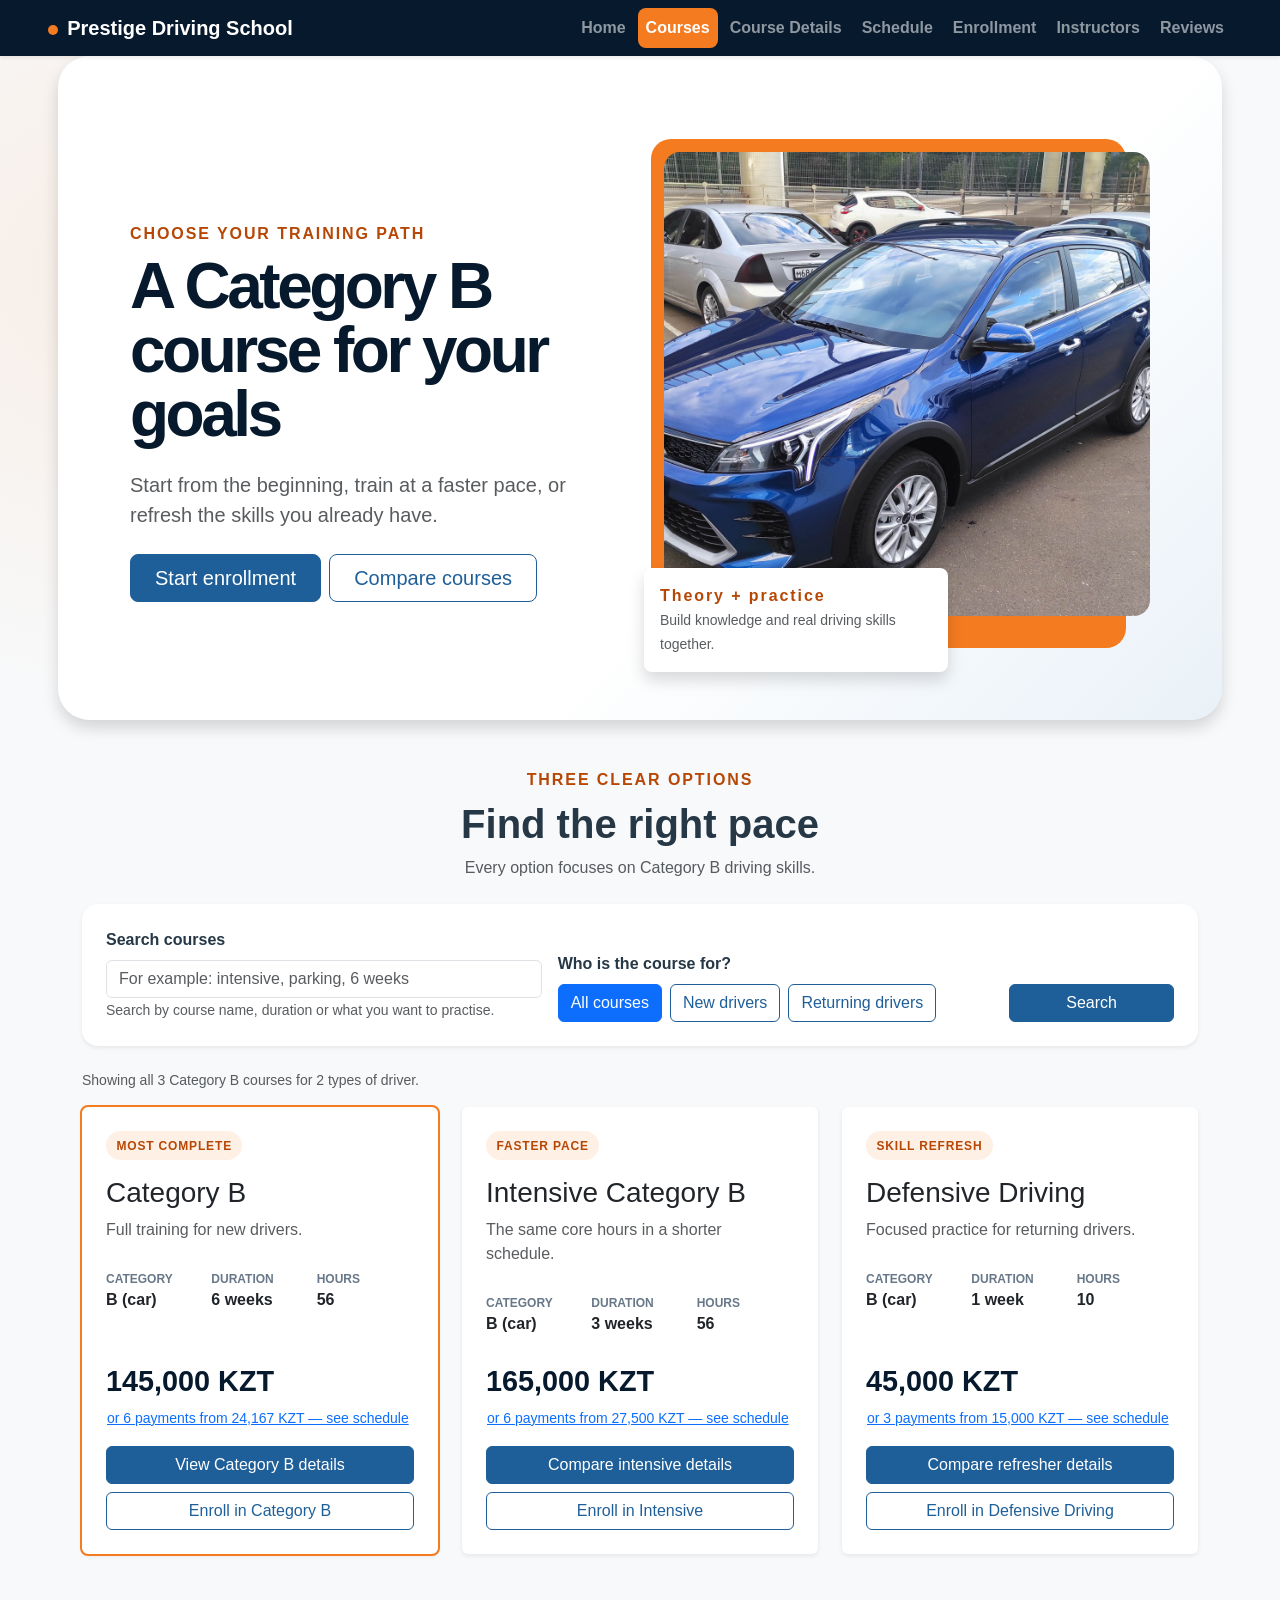
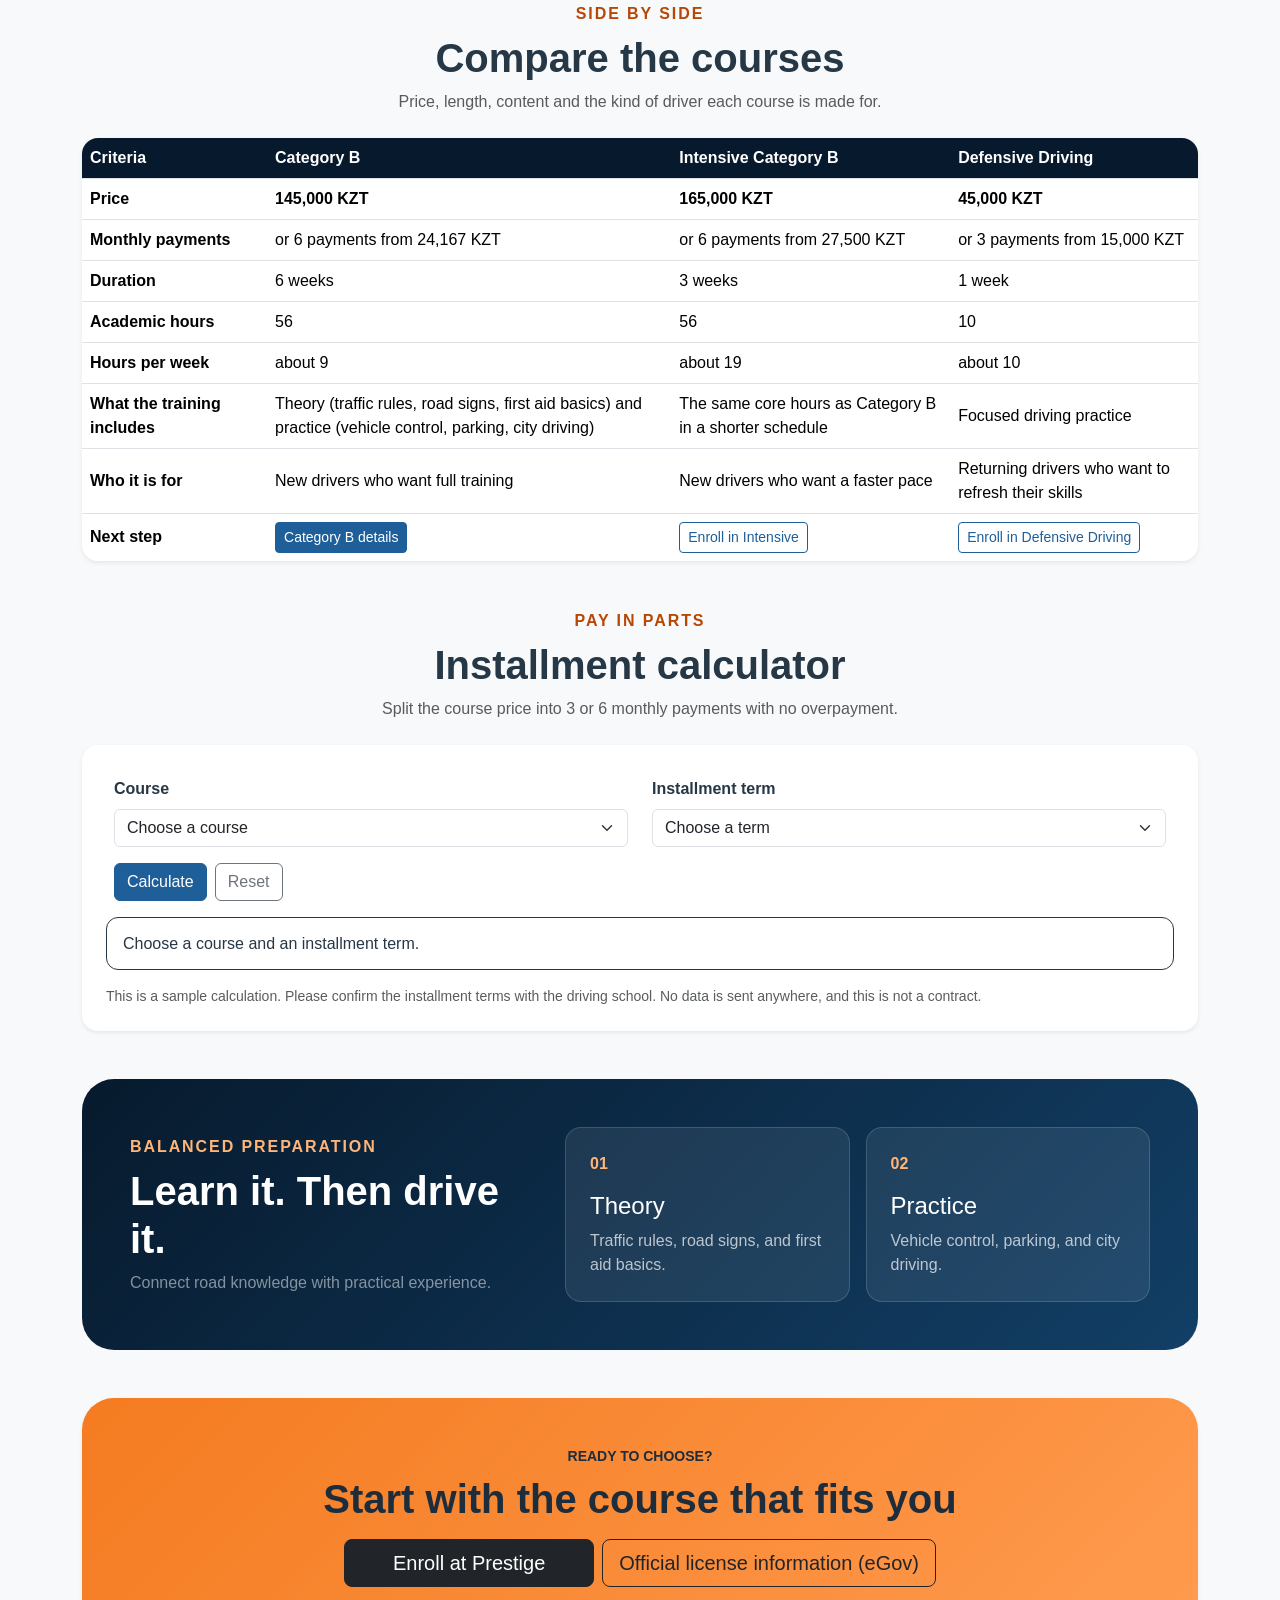
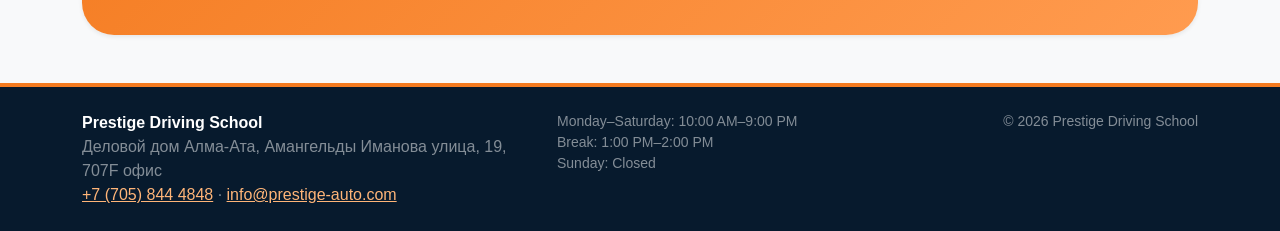
<file: courses.html>
<!DOCTYPE html>
<html lang="en">
<head>
  <meta charset="UTF-8">
  <meta name="viewport" content="width=device-width, initial-scale=1.0">
  <meta name="description" content="Browse Category B driving courses offered by Prestige, including standard, intensive, and refresher training.">
  <meta name="author" content="Merey">
  <link href="https://cdn.jsdelivr.net/npm/bootstrap@5.3.8/dist/css/bootstrap.min.css" rel="stylesheet" integrity="sha384-sRIl4kxILFvY47J16cr9ZwB07vP4J8+LH7qKQnuqkuIAvNWLzeN8tE5YBujZqJLB" crossorigin="anonymous">
  <link rel="stylesheet" href="css/index.css">
  <link rel="stylesheet" href="css/courses.css">
  <title>Category B Courses | Prestige Driving School</title>
  <script src="js/data.js" defer></script>
  <script src="js/courses-installment.js" defer></script>
  <script src="js/courses-catalog.js" defer></script>
  <script src="https://code.jquery.com/jquery-3.7.1.min.js" integrity="sha256-/JqT3SQfawRcv/BIHPThkBvs0OEvtFFmqPF/lYI/Cxo=" crossorigin="anonymous" defer></script>
  <script src="js/main.js" defer></script>
  <script src="js/courses.js" defer></script>
</head>
<body class="bg-body-tertiary d-flex flex-column min-vh-100">
  <a class="visually-hidden-focusable skip-link" href="#main-content">Skip to main content</a>
  <header class="navbar navbar-expand-md navbar-dark bg-brand shadow-sm">
    <div class="container-fluid px-3 px-lg-5">
      <a class="navbar-brand fw-bold" href="index.html"><span class="brand-mark"></span>Prestige Driving School</a>
      <input class="visually-hidden nav-toggle" type="checkbox" id="courses-nav-toggle">
      <label class="navbar-toggler d-md-none" for="courses-nav-toggle">
        <span class="navbar-toggler-icon"></span>
        <span class="visually-hidden">Toggle navigation</span>
      </label>
      <nav class="navbar-collapse main-navigation" aria-label="Main navigation">
        <ul class="navbar-nav ms-md-auto gap-md-1">
          <li class="nav-item"><a class="nav-link" href="index.html">Home</a></li>
          <li class="nav-item"><a class="nav-link active" aria-current="page" href="courses.html">Courses</a></li>
          <li class="nav-item"><a class="nav-link" href="courseDetail.html">Course Details</a></li>
          <li class="nav-item"><a class="nav-link" href="schedule.html">Schedule</a></li>
          <li class="nav-item"><a class="nav-link" href="enrollment.html">Enrollment</a></li>
          <li class="nav-item"><a class="nav-link" href="instructors.html">Instructors</a></li>
          <li class="nav-item"><a class="nav-link" href="reviews.html">Reviews</a></li>
        </ul>
      </nav>
    </div>
  </header>

  <main class="container py-4 py-lg-5 flex-grow-1" id="main-content">
    <section class="courses-hero row g-4 g-lg-5 align-items-center rounded-5 shadow overflow-hidden p-3 p-md-4 p-lg-5" id="courses-hero" aria-labelledby="courses-title">
      <div class="col-12 col-lg-6 text-center text-lg-start">
        <p class="eyebrow fw-bold text-uppercase mb-2">Choose your training path</p>
        <h1 class="display-3 fw-bold lh-1 mb-4" id="courses-title">A Category B course for your goals</h1>
        <p class="lead text-body-secondary mb-4">Start from the beginning, train at a faster pace, or refresh the skills you already have.</p>
        <div class="d-flex flex-wrap justify-content-center justify-content-lg-start gap-2">
          <a class="btn btn-primary btn-lg px-4" id="hero-enroll-link" href="index.html#enrollment-form">Start enrollment</a>
          <a class="btn btn-outline-primary btn-lg px-4" id="hero-compare-link" href="#course-comparison">Compare courses</a>
        </div>
      </div>
      <div class="col-12 col-lg-6">
        <div class="courses-visual position-relative">
          <img class="courses-image img-fluid w-100 rounded-4" src="images/category-b-car.jpg" alt="Blue Category B training car">
          <div class="courses-message bg-white rounded-3 shadow p-3">
            <strong class="d-block text-brand">Theory + practice</strong>
            <small class="text-body-secondary">Build knowledge and real driving skills together.</small>
          </div>
        </div>
      </div>
    </section>

    <section class="py-5" id="course-catalog" aria-labelledby="options-title">
      <div class="text-center mx-auto section-heading mb-4">
        <p class="eyebrow fw-bold text-uppercase mb-2">Three clear options</p>
        <h2 class="display-6 fw-bold mb-2" id="options-title">Find the right pace</h2>
        <p class="text-body-secondary mb-0">Every option focuses on Category B driving skills.</p>
      </div>

      <!-- Search and filter form. js/courses.js filters the cards without reloading;
           without JavaScript the form reloads this page with the chosen values in the URL. -->
      <form class="course-search bg-white rounded-4 shadow-sm p-3 p-md-4 mb-4" id="course-search-form" role="search" method="get" action="courses.html" aria-describedby="course-search-help">
        <div class="row g-3 align-items-end">
          <div class="col-12 col-lg-5">
            <label class="form-label fw-semibold" for="course-search-input">Search courses</label>
            <input class="form-control" type="search" id="course-search-input" name="q" placeholder="For example: intensive, parking, 6 weeks" autocomplete="off">
            <small class="form-text" id="course-search-help">Search by course name, duration or what you want to practise.</small>
          </div>
          <fieldset class="col-12 col-lg-5">
            <legend class="form-label fw-semibold fs-6 mb-2">Who is the course for?</legend>
            <div class="d-flex flex-wrap gap-2" id="course-audience-filter">
              <input class="btn-check" type="radio" name="audience" id="audience-all" value="all" checked>
              <label class="btn btn-outline-primary" for="audience-all">All courses</label>
              <input class="btn-check" type="radio" name="audience" id="audience-new" value="new">
              <label class="btn btn-outline-primary" for="audience-new">New drivers</label>
              <input class="btn-check" type="radio" name="audience" id="audience-returning" value="returning">
              <label class="btn btn-outline-primary" for="audience-returning">Returning drivers</label>
            </div>
          </fieldset>
          <div class="col-12 col-lg-2 d-grid">
            <button class="btn btn-primary" type="submit" id="course-search-submit">Search</button>
          </div>
        </div>
      </form>

      <!-- Result count: js/courses-catalog.js calculates it, js/courses.js updates it while filtering -->
      <p class="text-body-secondary small mb-3" id="course-results-status" aria-live="polite">Showing all 3 Category B courses.</p>

      <!-- js/courses-catalog.js builds the course cards from PROGRAMS in js/data.js -->
      <div class="row g-4" id="course-results"></div>

      <!-- Empty state: js/courses.js removes .is-hidden when no card matches the search -->
      <div class="empty-state is-hidden text-center rounded-4 p-4 p-md-5 mt-4" id="course-empty-state" role="status">
        <h3 class="h4 fw-bold mb-2">No courses match your search</h3>
        <p class="text-body-secondary mb-3">Try another word or choose &ldquo;All courses&rdquo;. You can also ask us which course fits you.</p>
        <a class="btn btn-outline-primary" id="empty-state-call-link" href="tel:+77058444848">Call +7 (705) 844 4848</a>
      </div>
    </section>

    <section class="pb-5" id="course-comparison" aria-labelledby="comparison-title">
      <div class="text-center mx-auto section-heading mb-4">
        <p class="eyebrow fw-bold text-uppercase mb-2">Side by side</p>
        <h2 class="display-6 fw-bold mb-2" id="comparison-title">Compare the courses</h2>
        <p class="text-body-secondary mb-0">Price, length, content and the kind of driver each course is made for.</p>
      </div>

      <!-- Bootstrap Tables component, wrapped in .table-responsive so it scrolls inside itself on phones -->
      <div class="table-responsive bg-white rounded-4 shadow-sm">
        <table class="table table-hover align-middle mb-0 comparison-table" id="course-comparison-table">
          <caption class="visually-hidden">Comparison of Prestige Category B courses</caption>
          <thead>
            <tr>
              <th scope="col">Criteria</th>
            </tr>
          </thead>
          <!-- Course columns and rows are built by js/courses-catalog.js -->
          <tbody></tbody>
        </table>
      </div>
    </section>

    <section class="included-panel rounded-5 p-4 p-lg-5 mb-5 text-white" id="course-included" aria-labelledby="included-title">
      <div class="row g-4 align-items-center">
        <div class="col-12 col-lg-5">
          <p class="eyebrow eyebrow-light fw-bold text-uppercase mb-2">Balanced preparation</p>
          <h2 class="display-6 fw-bold mb-2" id="included-title">Learn it. Then drive it.</h2>
          <p class="text-white-50 mb-0">Connect road knowledge with practical experience.</p>
        </div>
        <div class="col-12 col-lg-7">
          <div class="row g-3">
            <div class="col-12 col-sm-6"><div class="included-card h-100 rounded-4 p-4"><span>01</span><h3 class="h4 mt-3">Theory</h3><p class="mb-0">Traffic rules, road signs, and first aid basics.</p></div></div>
            <div class="col-12 col-sm-6"><div class="included-card h-100 rounded-4 p-4"><span>02</span><h3 class="h4 mt-3">Practice</h3><p class="mb-0">Vehicle control, parking, and city driving.</p></div></div>
          </div>
        </div>
      </div>
    </section>

    <section class="courses-cta rounded-5 p-4 p-lg-5 text-center shadow-sm" id="courses-cta" aria-labelledby="courses-cta-title">
      <p class="fw-bold text-uppercase small mb-2">Ready to choose?</p>
      <h2 class="display-6 fw-bold mb-3" id="courses-cta-title">Start with the course that fits you</h2>
      <div class="d-flex flex-wrap justify-content-center gap-2">
        <a class="btn btn-dark btn-lg px-5" id="cta-enroll-link" href="index.html#enrollment-form">Enroll at Prestige</a>
        <a class="btn btn-outline-dark btn-lg" id="cta-official-info-link" href="https://beta.egov.kz/situations/56/intro" target="_blank" rel="noopener noreferrer">Official license information (eGov)</a>
      </div>
    </section>
  </main>

  <footer class="site-footer bg-brand text-white-50 py-4 mt-auto">
    <div class="container">
      <div class="row g-4 align-items-start">
        <address class="col-12 col-md-6 col-lg-5 mb-0">
          <strong class="text-white">Prestige Driving School</strong><br>
          <span lang="ru">Деловой дом Алма-Ата, Амангельды Иманова улица, 19, 707F офис</span><br>
          <a href="tel:+77058444848">+7 (705) 844 4848</a> · <a href="mailto:info@prestige-auto.com">info@prestige-auto.com</a>
        </address>
        <p class="col-12 col-md-6 col-lg-4 mb-0 small">Monday–Saturday: 10:00 AM–9:00 PM<br>Break: 1:00 PM–2:00 PM<br>Sunday: Closed</p>
        <p class="col-12 col-lg-3 mb-0 text-lg-end small">&copy; 2026 Prestige Driving School</p>
      </div>
    </div>
  </footer>
</body>
</html>
</file>
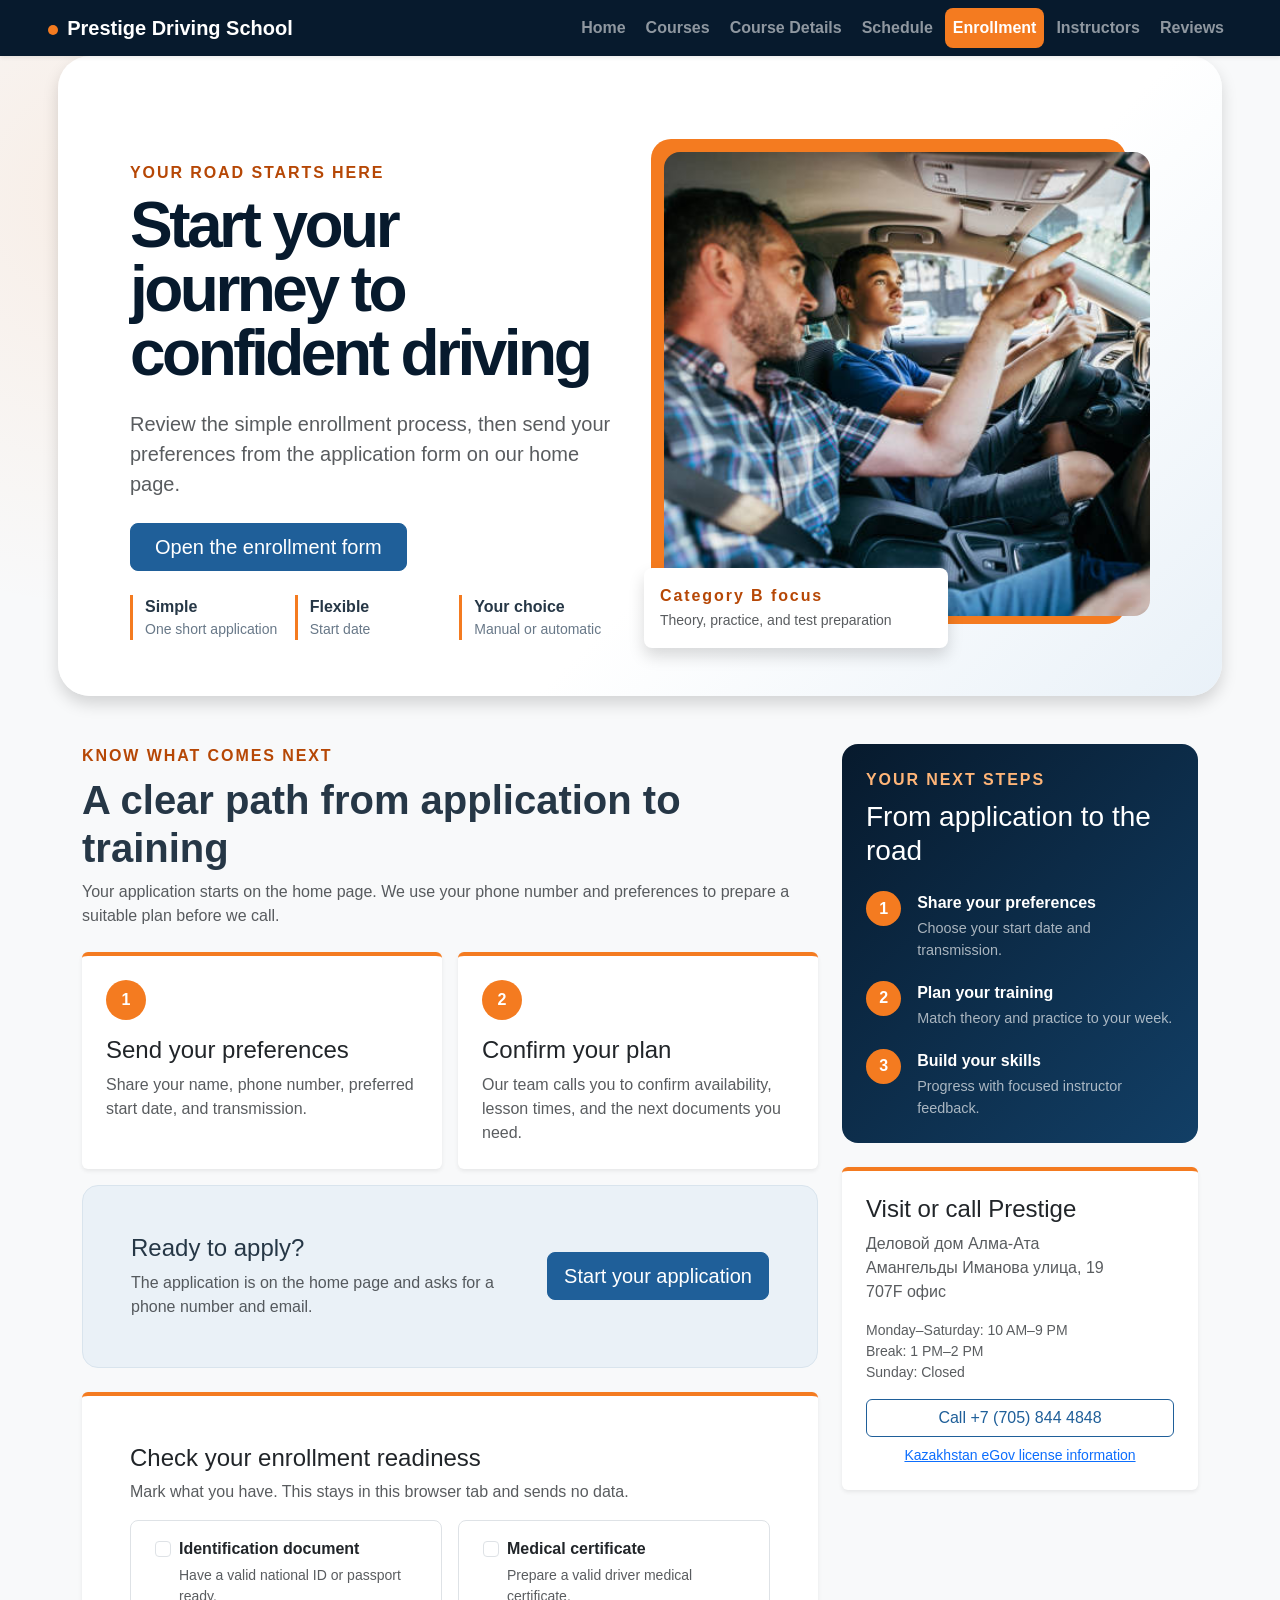
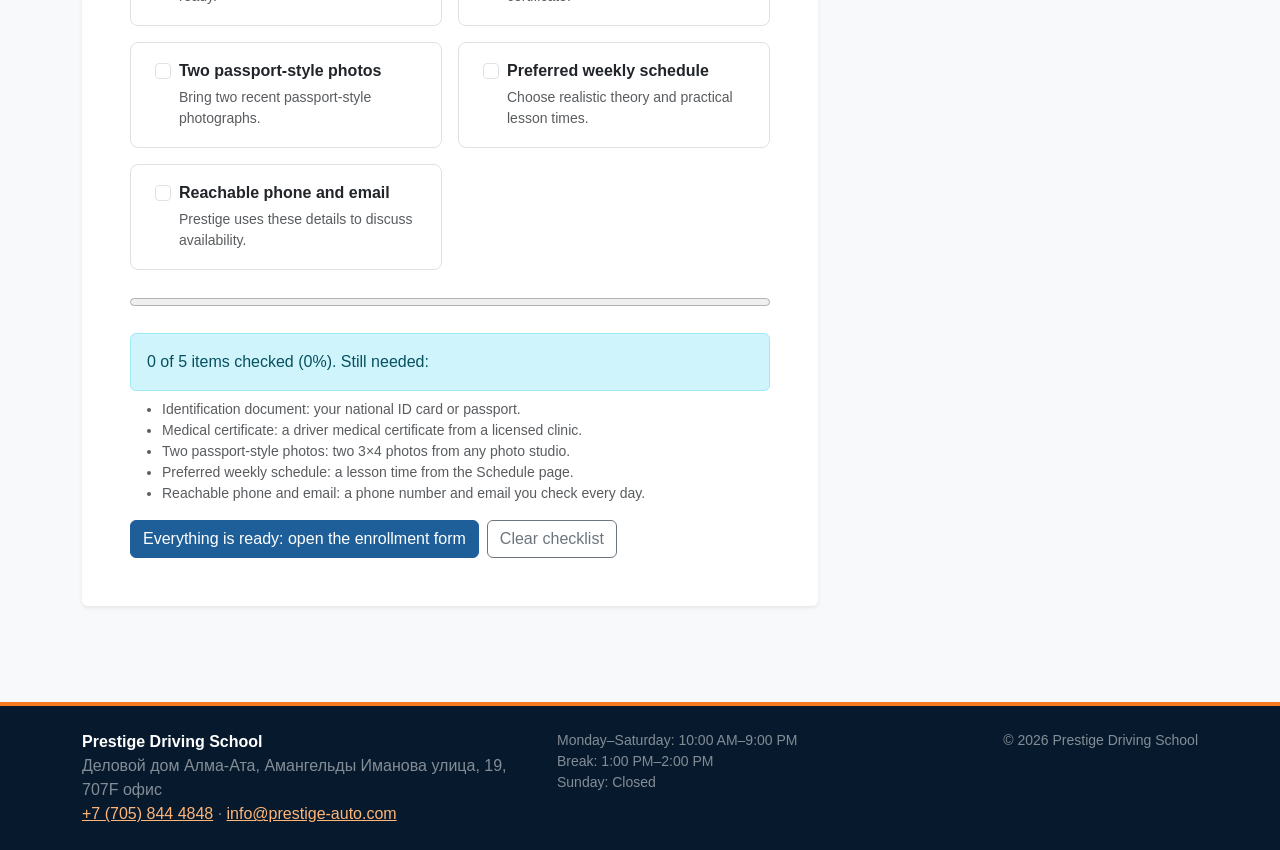
<file: enrollment.html>
<!DOCTYPE html>
<html lang="en">
<head>
    <meta charset="UTF-8">
    <meta name="viewport" content="width=device-width, initial-scale=1.0">
    <meta name="description" content="Learn how enrollment works at Prestige Driving School in Astana and start your Category B application from the home page.">
    <meta name="author" content="Aidos">
    <title>Enrollment | Prestige Driving School</title>
    <link rel="icon" type="image/jpeg" href="images/category-b-car.jpg">
    <!-- Bootstrap 5.3.8 is used for the responsive grid, navigation, cards, buttons, and utilities. -->
    <link href="https://cdn.jsdelivr.net/npm/bootstrap@5.3.8/dist/css/bootstrap.min.css" rel="stylesheet">
    <link rel="stylesheet" href="css/enrollment.css">
    <!-- jQuery 3.7.1 must load before the project scripts that call its API. -->
    <script src="https://code.jquery.com/jquery-3.7.1.min.js" integrity="sha256-/JqT3SQfawRcv/BIHPThkBvs0OEvtFFmqPF/lYI/Cxo=" crossorigin="anonymous" defer></script>
    <script src="js/main.js" defer></script>
    <script src="js/enrollment.js" defer></script>
</head>
<body class="bg-body-tertiary d-flex flex-column min-vh-100">
    <a class="visually-hidden-focusable skip-link" href="#main-content">Skip to main content</a>
    <header class="navbar navbar-expand-md navbar-dark bg-brand shadow-sm" id="site-header">
        <!-- container-fluid lets the navigation use the full screen width. -->
        <div class="container-fluid px-3 px-lg-5">
            <a class="navbar-brand fw-bold" href="index.html"><span class="brand-mark"></span>Prestige Driving School</a>
            <input class="visually-hidden nav-toggle" type="checkbox" id="enrollment-nav-toggle">
            <label class="navbar-toggler d-md-none" for="enrollment-nav-toggle">
                <span class="navbar-toggler-icon"></span>
                <span class="visually-hidden">Toggle navigation</span>
            </label>
            <nav class="navbar-collapse main-navigation" id="main-navigation" aria-label="Main navigation">
                <ul class="navbar-nav ms-md-auto gap-md-1">
                    <li class="nav-item"><a class="nav-link" href="index.html">Home</a></li>
                    <li class="nav-item"><a class="nav-link" href="courses.html">Courses</a></li>
                    <li class="nav-item"><a class="nav-link" href="courseDetail.html">Course Details</a></li>
                    <li class="nav-item"><a class="nav-link" href="schedule.html">Schedule</a></li>
                    <li class="nav-item"><a class="nav-link active" aria-current="page" href="enrollment.html">Enrollment</a></li>
                    <li class="nav-item"><a class="nav-link" href="instructors.html">Instructors</a></li>
                    <li class="nav-item"><a class="nav-link" href="reviews.html">Reviews</a></li>
                </ul>
            </nav>
        </div>
    </header>

    <!-- container keeps the enrollment information at a comfortable reading width. -->
    <main class="container py-4 py-lg-5 flex-grow-1" id="main-content">
        <section class="enrollment-hero row g-4 g-lg-5 align-items-center rounded-5 shadow overflow-hidden p-3 p-md-4 p-lg-5" id="enrollment-hero" aria-labelledby="enrollment-title">
            <div class="col-12 col-lg-6 text-center text-lg-start">
                <p class="eyebrow fw-bold text-uppercase mb-2">Your road starts here</p>
                <h1 class="display-3 fw-bold lh-1 mb-4" id="enrollment-title">Start your journey to confident driving</h1>
                <p class="lead text-body-secondary mb-4">Review the simple enrollment process, then send your preferences from the application form on our home page.</p>
                <a class="btn btn-primary btn-lg px-4 mb-4" href="index.html#enrollment-form">Open the enrollment form</a>
                <div class="row g-2 text-start" role="group" aria-label="Enrollment benefits">
                    <div class="col-12 col-sm-4"><p class="trust-item mb-0"><strong>Simple</strong><small>One short application</small></p></div>
                    <div class="col-12 col-sm-4"><p class="trust-item mb-0"><strong>Flexible</strong><small>Start date</small></p></div>
                    <div class="col-12 col-sm-4"><p class="trust-item mb-0"><strong>Your choice</strong><small>Manual or automatic</small></p></div>
                </div>
            </div>
            <div class="col-12 col-lg-6">
                <div class="enrollment-visual position-relative">
                    <img class="enrollment-image img-fluid w-100 rounded-4" src="images/practice.jpg" alt="Student practising driving with an instructor">
                    <div class="enrollment-message bg-white rounded-3 shadow p-3">
                        <strong class="d-block text-brand">Category B focus</strong>
                        <small class="text-body-secondary">Theory, practice, and test preparation</small>
                    </div>
                </div>
            </div>
        </section>

        <section class="row g-4 align-items-start py-5" id="enrollment-section" aria-labelledby="process-title">
            <div class="col-12 col-lg-8">
                <div class="mb-4">
                    <p class="eyebrow fw-bold text-uppercase mb-2">Know what comes next</p>
                    <h2 class="display-6 fw-bold mb-2" id="process-title">A clear path from application to training</h2>
                    <p class="text-body-secondary mb-0">Your application starts on the home page. We use your phone number and preferences to prepare a suitable plan before we call.</p>
                </div>
                <div class="row g-3">
                    <div class="col-12 col-md-6">
                        <article class="card h-100 border-0 shadow-sm detail-card">
                            <div class="card-body p-4">
                                <span class="step-number">1</span>
                                <h3 class="h4 mt-3">Send your preferences</h3>
                                <p class="text-body-secondary mb-0">Share your name, phone number, preferred start date, and transmission.</p>
                            </div>
                        </article>
                    </div>
                    <div class="col-12 col-md-6">
                        <article class="card h-100 border-0 shadow-sm detail-card">
                            <div class="card-body p-4">
                                <span class="step-number">2</span>
                                <h3 class="h4 mt-3">Confirm your plan</h3>
                                <p class="text-body-secondary mb-0">Our team calls you to confirm availability, lesson times, and the next documents you need.</p>
                            </div>
                        </article>
                    </div>
                    <div class="col-12">
                        <div class="application-cta rounded-4 p-4 p-md-5 d-md-flex align-items-center justify-content-between gap-4">
                            <div>
                                <h3 class="h4 mb-2">Ready to apply?</h3>
                                <p class="text-body-secondary mb-3 mb-md-0">The short application is available on the home page and does not ask for an email address.</p>
                            </div>
                            <a class="btn btn-primary btn-lg flex-shrink-0" href="index.html#enrollment-form">Start your application</a>
                        </div>
                    </div>
                </div>
            </div>

            <aside class="col-12 col-lg-4" aria-label="Enrollment information">
                <div class="side-card rounded-4 p-4 mb-4" id="enrollment-next-steps">
                    <p class="eyebrow eyebrow-light fw-bold text-uppercase mb-2">Your next steps</p>
                    <h2 class="h3 text-white mb-4">From application to the road</h2>
                    <ol class="list-unstyled mb-0 enrollment-steps">
                        <li class="d-flex gap-3"><span>1</span><div><strong>Share your preferences</strong><p>Choose your start date and transmission.</p></div></li>
                        <li class="d-flex gap-3"><span>2</span><div><strong>Plan your training</strong><p>Match theory and practice to your week.</p></div></li>
                        <li class="d-flex gap-3"><span>3</span><div><strong>Build your skills</strong><p>Progress with focused instructor feedback.</p></div></li>
                    </ol>
                </div>

                <!-- Bootstrap Card component: adapted as a compact contact and office-hours panel. -->
                <div class="card border-0 shadow-sm detail-card" id="contact-details">
                    <div class="card-body p-4">
                        <h2 class="h4">Visit or call Prestige</h2>
                        <address class="text-body-secondary">
                            <span lang="ru">Деловой дом Алма-Ата<br>Амангельды Иманова улица, 19<br>707F офис</span>
                        </address>
                        <p class="small text-body-secondary">Monday–Saturday: 10 AM–9 PM<br>Break: 1 PM–2 PM<br>Sunday: Closed</p>
                        <div class="d-grid gap-2">
                            <a class="btn btn-outline-primary" id="call-prestige-link" href="tel:+77058444848">Call +7 (705) 844 4848</a>
                            <a class="small text-center" id="egov-license-link" href="https://beta.egov.kz/situations/56/intro" target="_blank" rel="noopener noreferrer">Kazakhstan eGov license information</a>
                        </div>
                    </div>
                </div>
            </aside>
        </section>
    </main>

    <footer class="site-footer bg-brand text-white-50 py-4 mt-auto" id="site-footer">
        <div class="container"><div class="row g-4 align-items-start">
            <address class="col-12 col-md-6 col-lg-5 mb-0"><strong class="text-white">Prestige Driving School</strong><br><span lang="ru">Деловой дом Алма-Ата, Амангельды Иманова улица, 19, 707F офис</span><br><a href="tel:+77058444848">+7 (705) 844 4848</a> · <a href="mailto:info@prestige-auto.com">info@prestige-auto.com</a></address>
            <p class="col-12 col-md-6 col-lg-4 mb-0 small">Monday–Saturday: 10:00 AM–9:00 PM<br>Break: 1:00 PM–2:00 PM<br>Sunday: Closed</p>
            <p class="col-12 col-lg-3 mb-0 text-lg-end small">&copy; 2026 Prestige Driving School</p>
        </div></div>
    </footer>
</body>
</html>
</file>
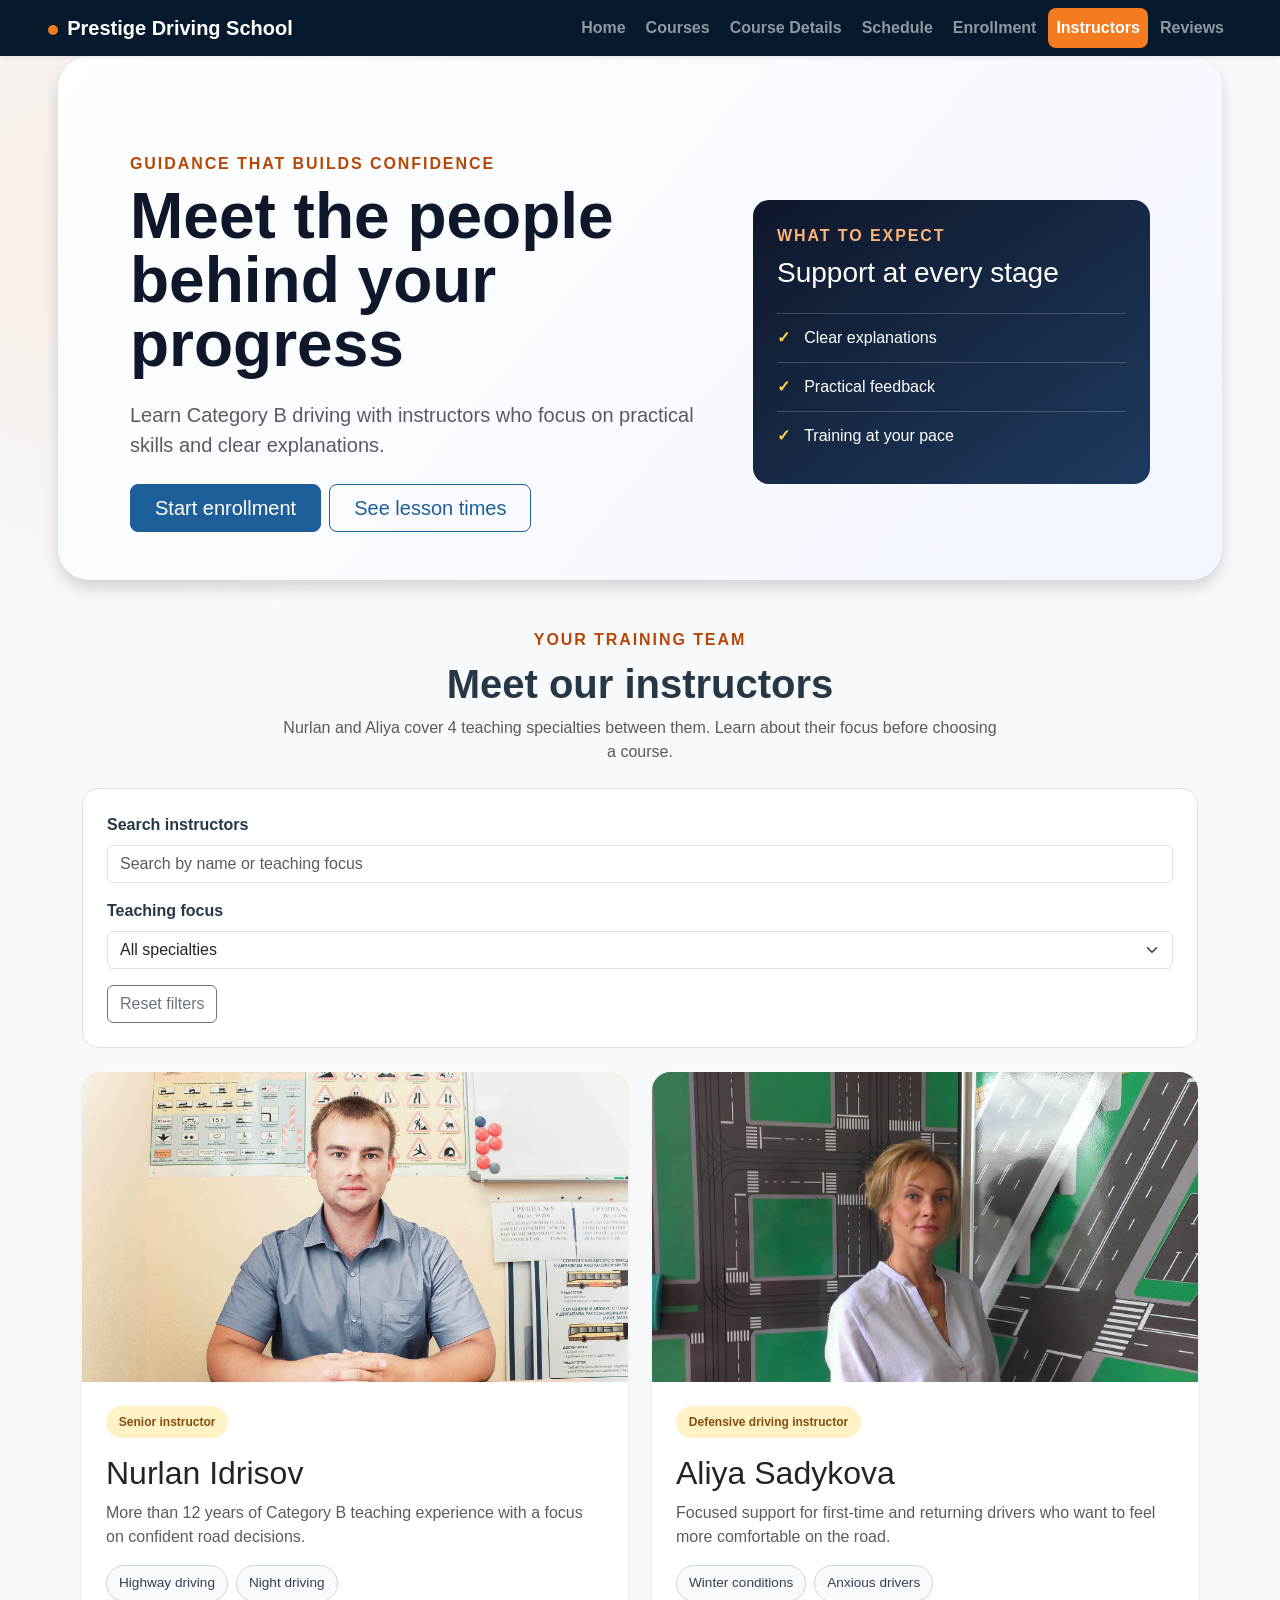
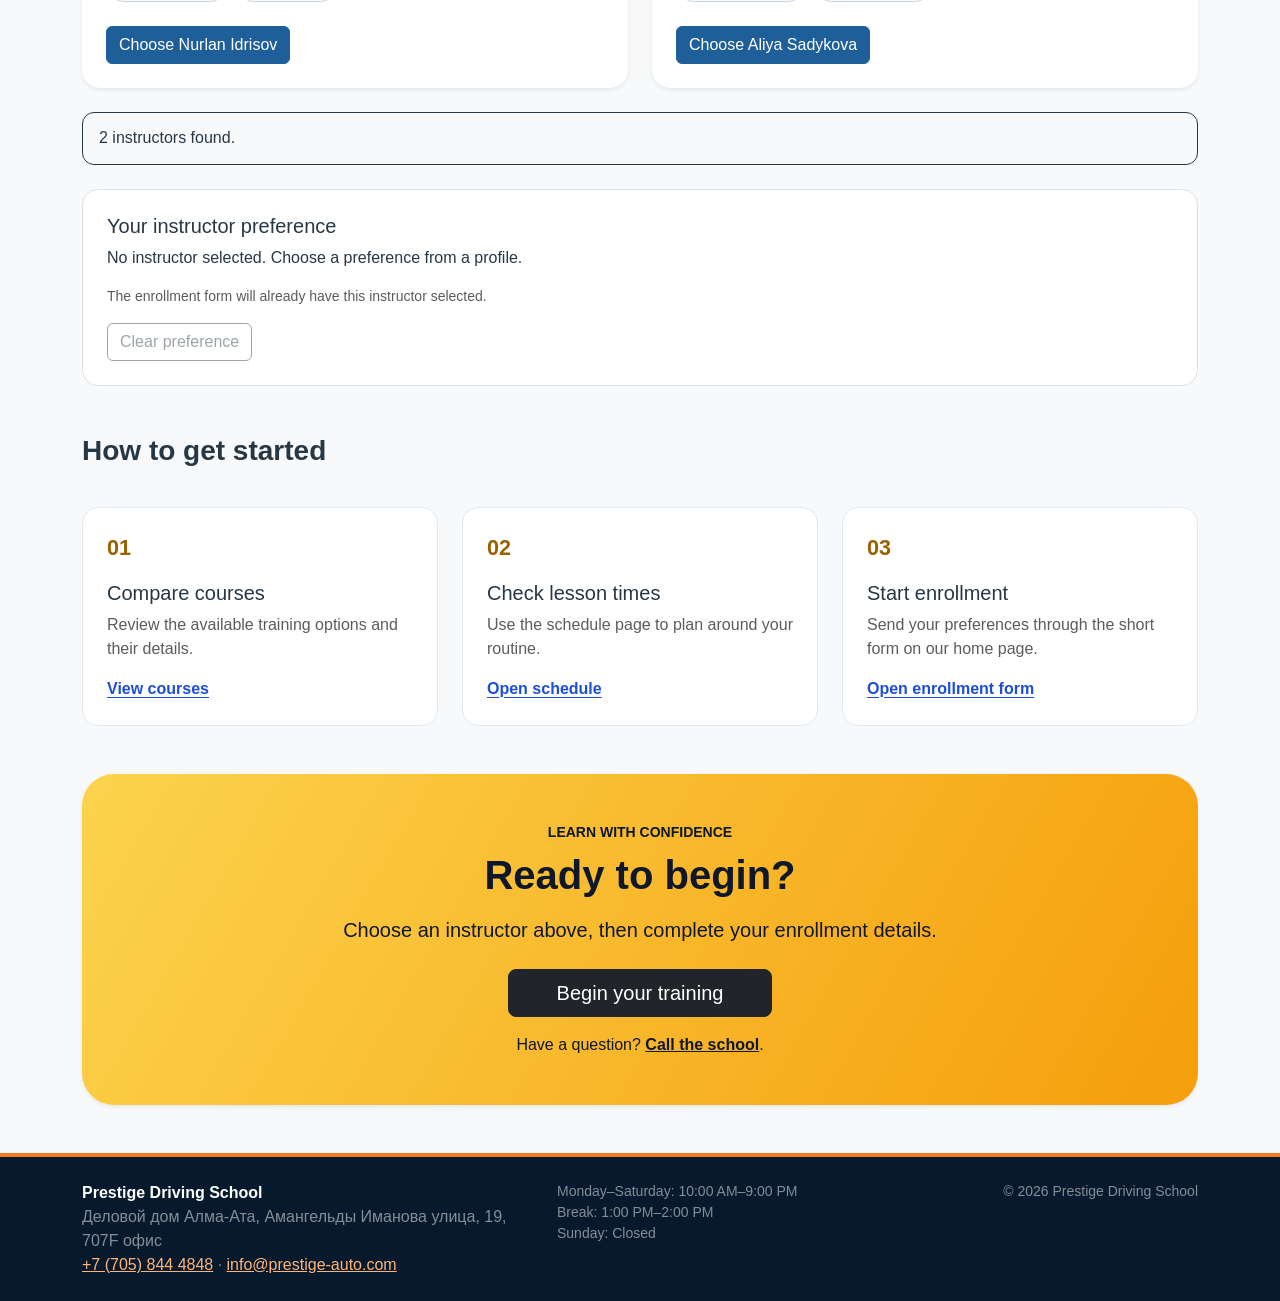
<file: instructors.html>
<!DOCTYPE html>
<html lang="en">
<head>
    <meta charset="UTF-8">
    <meta name="viewport" content="width=device-width, initial-scale=1.0">
    <meta name="description" content="Meet the Category B instructors at Prestige Driving School in Astana.">
    <meta name="author" content="Baygali">
    <title>Instructors | Prestige Driving School</title>
    <link href="https://cdn.jsdelivr.net/npm/bootstrap@5.3.8/dist/css/bootstrap.min.css" rel="stylesheet">
    <link rel="stylesheet" href="css/index.css">
    <link rel="stylesheet" href="css/instructors.css">
    <script src="https://code.jquery.com/jquery-3.7.1.min.js" integrity="sha256-/JqT3SQfawRcv/BIHPThkBvs0OEvtFFmqPF/lYI/Cxo=" crossorigin="anonymous" defer></script>
    <script src="js/main.js" defer></script>
    <script src="js/data.js" defer></script>
    <script src="js/instructors-cards.js" defer></script>
    <script src="js/instructors.js" defer></script>
</head>
<body class="bg-body-tertiary d-flex flex-column min-vh-100">
    <a class="visually-hidden-focusable skip-link" href="#main-content">Skip to main content</a>
    <header class="navbar navbar-expand-md navbar-dark bg-brand shadow-sm" id="site-header">
        <div class="container-fluid px-3 px-lg-5">
            <a class="navbar-brand fw-bold" href="index.html"><span class="brand-mark" aria-hidden="true"></span>Prestige Driving School</a>
            <input class="visually-hidden nav-toggle" type="checkbox" id="instructors-nav-toggle" aria-label="Open or close navigation">
            <label class="navbar-toggler d-md-none" for="instructors-nav-toggle">
                <span class="navbar-toggler-icon" aria-hidden="true"></span>
                <span class="visually-hidden">Toggle navigation</span>
            </label>
            <nav class="navbar-collapse main-navigation" id="main-navigation" aria-label="Main navigation">
                <ul class="navbar-nav ms-md-auto gap-md-1">
                    <li class="nav-item"><a class="nav-link" href="index.html">Home</a></li>
                    <li class="nav-item"><a class="nav-link" href="courses.html">Courses</a></li>
                    <li class="nav-item"><a class="nav-link" href="courseDetail.html">Course Details</a></li>
                    <li class="nav-item"><a class="nav-link" href="schedule.html">Schedule</a></li>
                    <li class="nav-item"><a class="nav-link" href="enrollment.html">Enrollment</a></li>
                    <li class="nav-item"><a class="nav-link active" aria-current="page" href="instructors.html">Instructors</a></li>
                    <li class="nav-item"><a class="nav-link" href="reviews.html">Reviews</a></li>
                </ul>
            </nav>
        </div>
    </header>

    <main class="container py-4 py-lg-5 flex-grow-1" id="main-content">
        <section class="instructors-hero row g-4 g-lg-5 align-items-center rounded-5 shadow overflow-hidden p-3 p-md-4 p-lg-5" aria-labelledby="instructors-title">
            <div class="col-12 col-lg-7 text-center text-lg-start">
                <p class="eyebrow fw-bold text-uppercase mb-2">Guidance that builds confidence</p>
                <h1 class="display-3 fw-bold lh-1 mb-4" id="instructors-title">Meet the people behind your progress</h1>
                <p class="lead text-body-secondary mb-4">Learn Category B driving with instructors who focus on practical skills and clear explanations.</p>
                <div class="d-flex flex-wrap justify-content-center justify-content-lg-start gap-2">
                    <a class="btn btn-primary btn-lg px-4" id="hero-enroll-link" href="index.html#enrollment-form">Start enrollment</a>
                    <a class="btn btn-outline-primary btn-lg px-4" id="hero-schedule-link" href="schedule.html">See lesson times</a>
                </div>
            </div>
            <div class="col-12 col-lg-5">
                <aside class="instructor-promise rounded-4 p-4 text-white" aria-labelledby="instructor-promise-title">
                    <p class="eyebrow eyebrow-light fw-bold text-uppercase mb-2">What to expect</p>
                    <h2 class="h3 mb-4" id="instructor-promise-title">Support at every stage</h2>
                    <ul class="promise-list list-unstyled mb-0">
                        <li>Clear explanations</li>
                        <li>Practical feedback</li>
                        <li>Training at your pace</li>
                    </ul>
                </aside>
            </div>
        </section>

        <section class="py-5" id="instructor-team" aria-labelledby="team-title">
            <div class="text-center mx-auto section-heading mb-4">
                <p class="eyebrow fw-bold text-uppercase mb-2">Your training team</p>
                <h2 class="display-6 fw-bold mb-2" id="team-title">Meet our instructors</h2>
                <p class="text-body-secondary mb-0">Learn about their teaching focus before choosing a course.</p>
            </div>

            <!-- js/instructors-cards.js builds the profiles from INSTRUCTORS in js/data.js -->
            <div class="row g-4 justify-content-center" id="instructors-list"></div>
            <div class="status-message is-hidden mt-4" id="instructors-results" role="status" aria-live="polite"></div>
        </section>

        <section class="row g-4 mb-5" id="instructor-next-steps" aria-labelledby="next-steps-title">
            <div class="col-12">
                <h2 class="h3 fw-bold mb-3" id="next-steps-title">How to get started</h2>
            </div>
            <div class="col-12 col-md-4">
                <div class="next-step-card h-100 rounded-4 p-4">
                    <span class="step-number">01</span>
                    <h3 class="h5 mt-3">Compare courses</h3>
                    <p class="text-body-secondary mb-3">Review the available training options and their details.</p>
                    <a href="courses.html">View courses</a>
                </div>
            </div>
            <div class="col-12 col-md-4">
                <div class="next-step-card h-100 rounded-4 p-4">
                    <span class="step-number">02</span>
                    <h3 class="h5 mt-3">Check lesson times</h3>
                    <p class="text-body-secondary mb-3">Use the schedule page to plan around your routine.</p>
                    <a href="schedule.html">Open schedule</a>
                </div>
            </div>
            <div class="col-12 col-md-4">
                <div class="next-step-card h-100 rounded-4 p-4">
                    <span class="step-number">03</span>
                    <h3 class="h5 mt-3">Start enrollment</h3>
                    <p class="text-body-secondary mb-3">Send your preferences through the short form on our home page.</p>
                    <a href="index.html#enrollment-form">Open enrollment form</a>
                </div>
            </div>
        </section>

        <section class="instructors-cta rounded-5 p-4 p-lg-5 text-center shadow-sm" aria-labelledby="instructors-cta-title">
            <p class="fw-bold text-uppercase small mb-2">Learn with confidence</p>
            <h2 class="display-6 fw-bold mb-3" id="instructors-cta-title">Ready to begin?</h2>
            <p class="lead mb-4">Choose an instructor above, then complete your enrollment details.</p>
            <a class="btn btn-dark btn-lg px-5" id="instructors-cta-enroll" href="index.html#enrollment-form">Begin your training</a>
            <p class="mt-3 mb-0">Have a question? <a class="cta-contact-link" href="tel:+77058444848">Call the school</a>.</p>
        </section>
    </main>

    <footer class="site-footer bg-brand text-white-50 py-4 mt-auto" id="site-footer">
        <div class="container">
            <div class="row g-4 align-items-start">
                <address class="col-12 col-md-6 col-lg-5 mb-0">
                    <strong class="text-white">Prestige Driving School</strong><br>
                    <span lang="ru">Деловой дом Алма-Ата, Амангельды Иманова улица, 19, 707F офис</span><br>
                    <a href="tel:+77058444848">+7 (705) 844 4848</a> · <a href="mailto:info@prestige-auto.com">info@prestige-auto.com</a>
                </address>
                <p class="col-12 col-md-6 col-lg-4 mb-0 small">Monday–Saturday: 10:00 AM–9:00 PM<br>Break: 1:00 PM–2:00 PM<br>Sunday: Closed</p>
                <p class="col-12 col-lg-3 mb-0 text-lg-end small">&copy; 2026 Prestige Driving School</p>
            </div>
        </div>
    </footer>
</body>
</html>
</file>
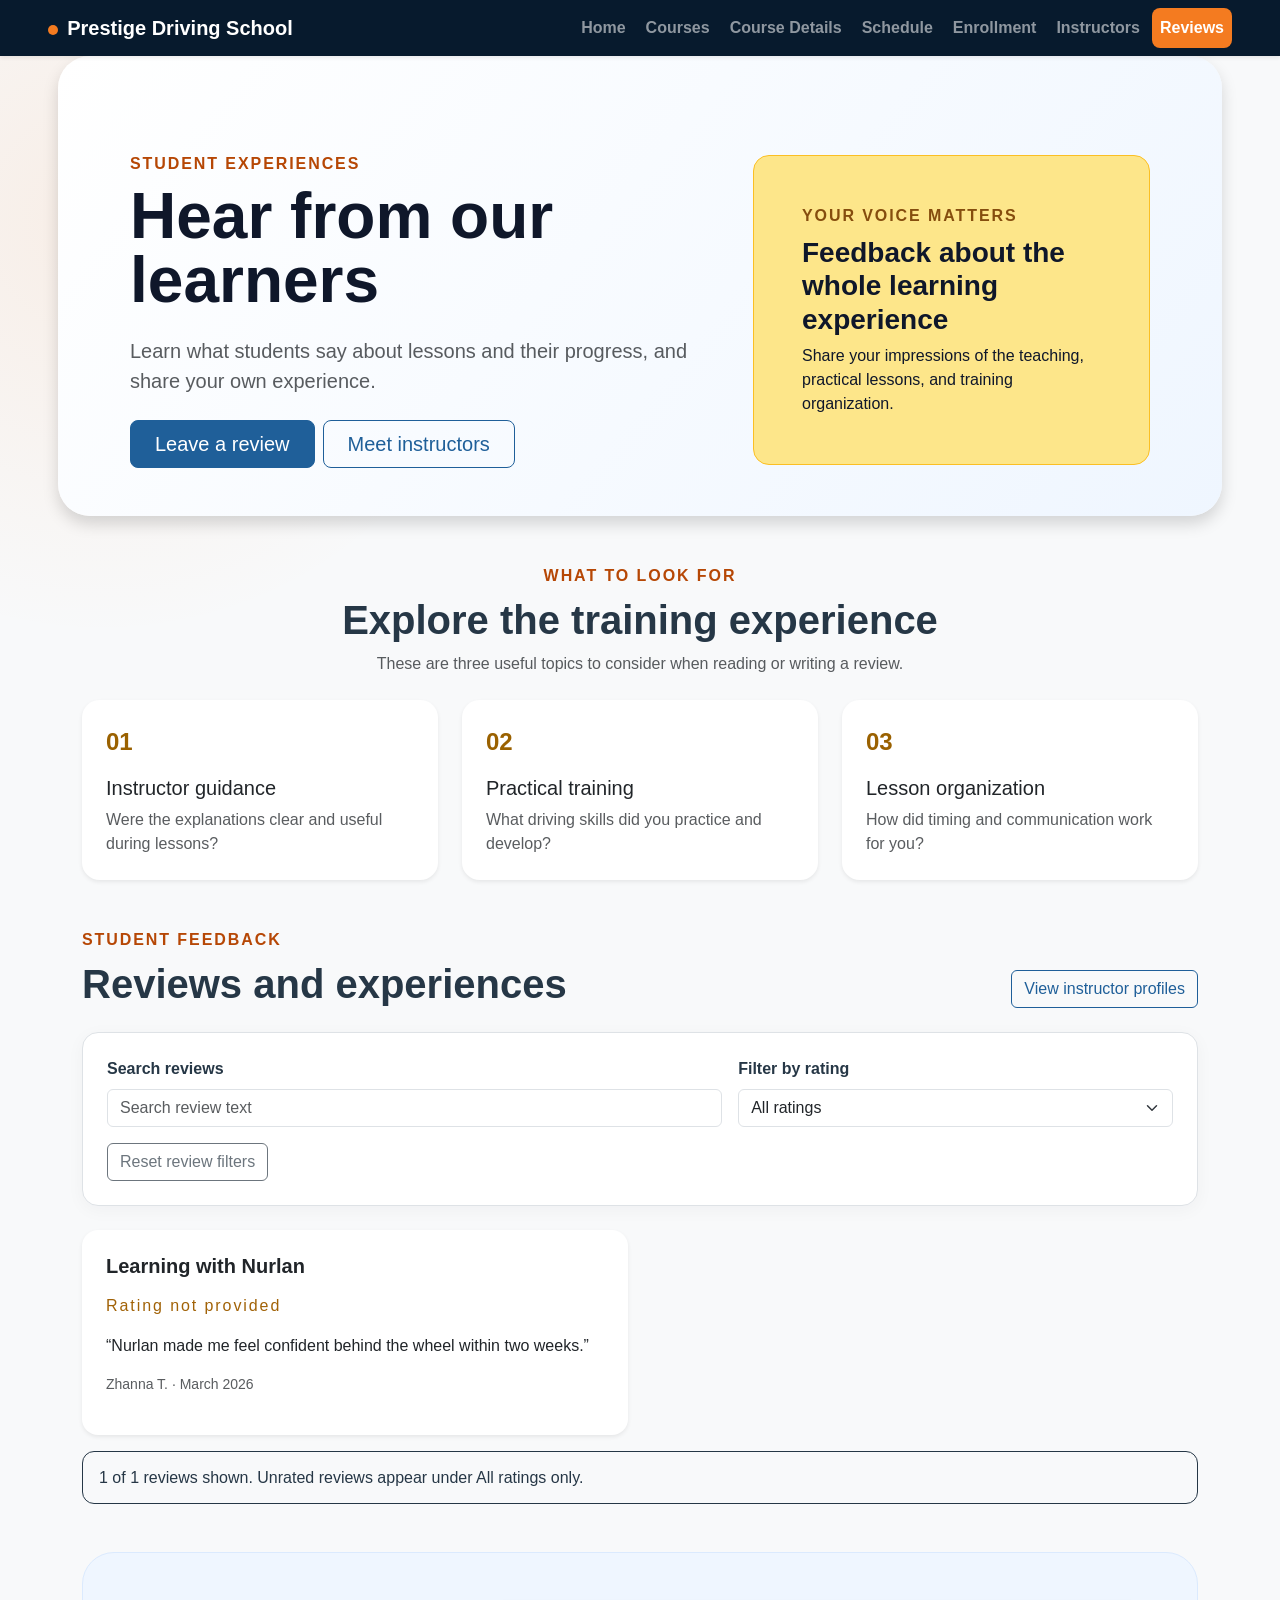
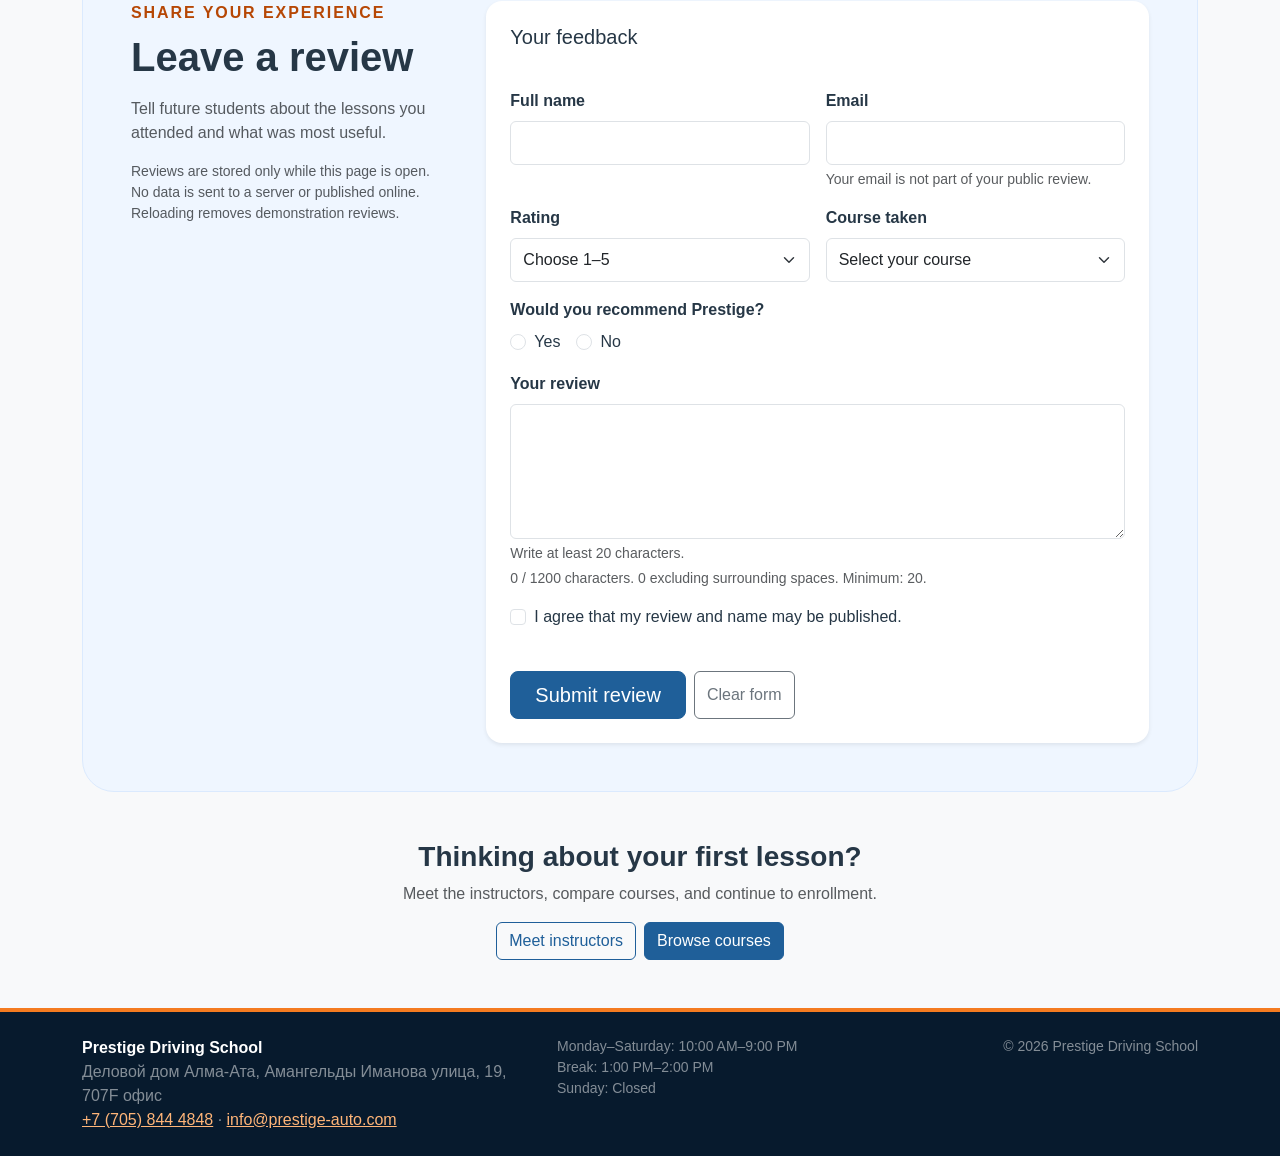
<file: reviews.html>
<!DOCTYPE html>
<html lang="en">
<head>
    <meta charset="UTF-8">
    <meta name="viewport" content="width=device-width, initial-scale=1.0">
    <meta name="description" content="Read student feedback about Prestige Driving School and prepare your own review.">
    <meta name="author" content="Baygali">
    <title>Reviews | Prestige Driving School</title>
    <link href="https://cdn.jsdelivr.net/npm/bootstrap@5.3.8/dist/css/bootstrap.min.css" rel="stylesheet">
    <link rel="stylesheet" href="css/index.css">
    <link rel="stylesheet" href="css/reviews.css">
    <script src="https://code.jquery.com/jquery-3.7.1.min.js" integrity="sha256-/JqT3SQfawRcv/BIHPThkBvs0OEvtFFmqPF/lYI/Cxo=" crossorigin="anonymous" defer></script>
    <script src="js/main.js" defer></script>
    <script src="js/reviews.js" defer></script>
</head>
<body class="bg-body-tertiary d-flex flex-column min-vh-100">
    <a class="visually-hidden-focusable skip-link" href="#main-content">Skip to main content</a>
    <header class="navbar navbar-expand-md navbar-dark bg-brand shadow-sm" id="site-header">
        <div class="container-fluid px-3 px-lg-5">
            <a class="navbar-brand fw-bold" href="index.html"><span class="brand-mark" aria-hidden="true"></span>Prestige Driving School</a>
            <input class="visually-hidden nav-toggle" type="checkbox" id="reviews-nav-toggle" aria-label="Open or close navigation">
            <label class="navbar-toggler d-md-none" for="reviews-nav-toggle">
                <span class="navbar-toggler-icon" aria-hidden="true"></span>
                <span class="visually-hidden">Toggle navigation</span>
            </label>
            <nav class="navbar-collapse main-navigation" id="main-navigation" aria-label="Main navigation">
                <ul class="navbar-nav ms-md-auto gap-md-1">
                    <li class="nav-item"><a class="nav-link" href="index.html">Home</a></li>
                    <li class="nav-item"><a class="nav-link" href="courses.html">Courses</a></li>
                    <li class="nav-item"><a class="nav-link" href="courseDetail.html">Course Details</a></li>
                    <li class="nav-item"><a class="nav-link" href="schedule.html">Schedule</a></li>
                    <li class="nav-item"><a class="nav-link" href="enrollment.html">Enrollment</a></li>
                    <li class="nav-item"><a class="nav-link" href="instructors.html">Instructors</a></li>
                    <li class="nav-item"><a class="nav-link active" aria-current="page" href="reviews.html">Reviews</a></li>
                </ul>
            </nav>
        </div>
    </header>

    <main class="container py-4 py-lg-5 flex-grow-1" id="main-content">
        <section class="reviews-hero row g-4 g-lg-5 align-items-center rounded-5 shadow overflow-hidden p-3 p-md-4 p-lg-5" aria-labelledby="reviews-title">
            <div class="col-12 col-lg-7 text-center text-lg-start">
                <p class="eyebrow fw-bold text-uppercase mb-2">Student experiences</p>
                <h1 class="display-3 fw-bold lh-1 mb-4" id="reviews-title">Hear from our learners</h1>
                <p class="lead text-body-secondary mb-4">Learn what students say about lessons and their progress, and share your own experience.</p>
                <div class="d-flex flex-wrap justify-content-center justify-content-lg-start gap-2">
                    <a class="btn btn-primary btn-lg px-4" id="leave-review-link" href="#leave-review">Leave a review</a>
                    <a class="btn btn-outline-primary btn-lg px-4" id="meet-instructors-link" href="instructors.html">Meet instructors</a>
                </div>
            </div>
            <div class="col-12 col-lg-5">
                <aside class="reviews-feature rounded-4 p-4 p-lg-5" aria-labelledby="reviews-feature-title">
                    <p class="eyebrow fw-bold text-uppercase mb-2">Your voice matters</p>
                    <h2 class="h3 fw-bold" id="reviews-feature-title">Feedback about the whole learning experience</h2>
                    <p class="mb-0">Share your impressions of the teaching, practical lessons, and training organization.</p>
                </aside>
            </div>
        </section>

        <section class="py-5" id="review-highlights" aria-labelledby="highlights-title">
            <div class="text-center mx-auto section-heading mb-4">
                <p class="eyebrow fw-bold text-uppercase mb-2">What to look for</p>
                <h2 class="display-6 fw-bold mb-2" id="highlights-title">Explore the training experience</h2>
                <p class="text-body-secondary mb-0">These are three useful topics to consider when reading or writing a review.</p>
            </div>
            <div class="row g-4">
                <div class="col-12 col-md-4">
                    <article class="card topic-card h-100 border-0 shadow-sm p-4">
                        <span class="topic-number">01</span>
                        <h3 class="h5 mt-3 mb-2">Instructor guidance</h3>
                        <p class="text-body-secondary mb-0">Were the explanations clear and useful during lessons?</p>
                    </article>
                </div>
                <div class="col-12 col-md-4">
                    <article class="card topic-card h-100 border-0 shadow-sm p-4">
                        <span class="topic-number">02</span>
                        <h3 class="h5 mt-3 mb-2">Practical training</h3>
                        <p class="text-body-secondary mb-0">What driving skills did you practice and develop?</p>
                    </article>
                </div>
                <div class="col-12 col-md-4">
                    <article class="card topic-card h-100 border-0 shadow-sm p-4">
                        <span class="topic-number">03</span>
                        <h3 class="h5 mt-3 mb-2">Lesson organization</h3>
                        <p class="text-body-secondary mb-0">How did timing and communication work for you?</p>
                    </article>
                </div>
            </div>
        </section>

        <section class="mb-5" id="student-reviews" aria-labelledby="student-reviews-title">
            <div class="d-flex flex-wrap justify-content-between align-items-end gap-3 mb-4">
                <div>
                    <p class="eyebrow fw-bold text-uppercase mb-2">Student feedback</p>
                    <h2 class="display-6 fw-bold mb-0" id="student-reviews-title">Reviews and experiences</h2>
                </div>
                <a class="btn btn-outline-primary" href="instructors.html">View instructor profiles</a>
            </div>

            <div class="review-tools rounded-4 border bg-white p-3 p-md-4 mb-4" role="search" aria-label="Review search and filters">
                <div class="row g-3 align-items-end">
                    <div class="col-12 col-md-7">
                        <label for="review-search" class="form-label fw-semibold">Search reviews</label>
                        <input id="review-search" type="search" class="form-control" placeholder="Search review text" autocomplete="off">
                    </div>
                    <div class="col-12 col-md-5">
                        <label for="review-filter" class="form-label fw-semibold">Filter by rating</label>
                        <select id="review-filter" class="form-select">
                            <option value="all">All ratings</option>
                            <option value="5">5 stars</option>
                            <option value="4">4 stars</option>
                            <option value="3">3 stars</option>
                            <option value="2">2 stars</option>
                            <option value="1">1 star</option>
                        </select>
                    </div>
                </div>
            </div>

            <!-- js/reviews.js builds the review cards from its PUBLISHED_REVIEWS array -->
            <div id="reviews-list" class="row g-4" aria-live="polite"></div>

            <div id="reviews-empty" class="empty-review-panel rounded-4 border p-4 p-md-5 text-center is-hidden" role="status">
                <h3 class="h5 fw-bold mb-2">No matching reviews</h3>
                <p class="text-body-secondary mb-0">Try a different search term or choose another rating.</p>
            </div>
            <div id="reviews-results" class="status-message is-hidden mt-3" role="status" aria-live="polite"></div>
        </section>

        <section class="review-form-panel rounded-5 p-3 p-md-4 p-lg-5" id="leave-review" aria-labelledby="review-form-title">
            <div class="row g-4 g-lg-5 align-items-start">
                <div class="col-12 col-lg-4">
                    <p class="eyebrow fw-bold text-uppercase mb-2">Share your experience</p>
                    <h2 class="display-6 fw-bold mb-3" id="review-form-title">Leave a review</h2>
                    <p class="text-body-secondary mb-3">Tell future students about the lessons you attended and what was most useful.</p>
                    <p class="small text-body-secondary mb-0" id="review-form-note">This form does not send or publish information in the current website version. Review submission will need to be activated before use.</p>
                </div>
                <div class="col-12 col-lg-8">
                    <form id="review-form" class="bg-white rounded-4 shadow-sm p-3 p-md-4" aria-describedby="review-form-note">
                        <fieldset>
                            <legend class="h5 mb-4">Your feedback</legend>
                            <div class="row g-3">
                                <div class="col-12 col-md-6">
                                    <label for="reviewer-name" class="form-label fw-semibold">Full name</label>
                                    <input type="text" id="reviewer-name" name="reviewer-name" autocomplete="name" maxlength="80" required class="form-control">
                                    <div id="reviewer-name-error" class="invalid-feedback">Please enter your name.</div>
                                </div>
                                <div class="col-12 col-md-6">
                                    <label for="reviewer-email" class="form-label fw-semibold">Email</label>
                                    <input type="email" id="reviewer-email" name="reviewer-email" autocomplete="email" maxlength="120" required class="form-control">
                                    <div id="reviewer-email-error" class="invalid-feedback">Please enter a valid email address.</div>
                                    <div class="form-text">Your email is not part of your public review.</div>
                                </div>
                                <div class="col-12 col-md-6">
                                    <label for="rating" class="form-label fw-semibold">Rating</label>
                                    <select id="rating" name="rating" required class="form-select">
                                        <option value="">Choose 1–5</option>
                                        <option value="5">5 — Excellent</option>
                                        <option value="4">4 — Good</option>
                                        <option value="3">3 — Average</option>
                                        <option value="2">2 — Below average</option>
                                        <option value="1">1 — Poor</option>
                                    </select>
                                    <div id="rating-error" class="invalid-feedback">Please choose a rating.</div>
                                </div>
                                <div class="col-12 col-md-6">
                                    <label for="course-reviewed" class="form-label fw-semibold">Course taken</label>
                                    <select id="course-reviewed" name="course-reviewed" class="form-select" required>
                                        <option value="">Select your course</option>
                                        <option value="category-b">Category B</option>
                                        <option value="intensive">Intensive Category B</option>
                                        <option value="refresher">Defensive Driving</option>
                                    </select>
                                    <div id="course-reviewed-error" class="invalid-feedback">Please select your course.</div>
                                </div>
                                <fieldset class="col-12">
                                    <legend class="form-label fs-6 fw-semibold mb-2">Would you recommend Prestige?</legend>
                                    <div class="d-flex flex-wrap gap-3">
                                        <div class="form-check">
                                            <input type="radio" id="recommend-yes" name="recommend" value="yes" class="form-check-input" required>
                                            <label for="recommend-yes" class="form-check-label">Yes</label>
                                        </div>
                                        <div class="form-check">
                                            <input type="radio" id="recommend-no" name="recommend" value="no" class="form-check-input">
                                            <label for="recommend-no" class="form-check-label">No</label>
                                        </div>
                                    </div>
                                    <div id="recommend-error" class="field-message is-hidden">Please select an option.</div>
                                </fieldset>
                                <div class="col-12">
                                    <label for="review-text" class="form-label fw-semibold">Your review</label>
                                    <textarea id="review-text" name="review-text" rows="5" minlength="20" maxlength="1200" required class="form-control" aria-describedby="review-length-hint"></textarea>
                                    <div id="review-length-hint" class="form-text">Write at least 20 characters.</div>
                                    <div id="review-text-error" class="invalid-feedback">Please write a review with at least 20 characters.</div>
                                    <div id="review-character-count" class="form-text" aria-live="polite"></div>
                                </div>
                                <div class="col-12">
                                    <div class="form-check">
                                        <input type="checkbox" id="publish-consent" name="publish-consent" required class="form-check-input">
                                        <label for="publish-consent" class="form-check-label">I agree that my review and name may be published.</label>
                                    </div>
                                    <div id="publish-consent-error" class="field-message is-hidden">Consent is required before publishing.</div>
                                </div>
                                <div class="col-12">
                                    <div id="review-form-error" class="status-message is-hidden" role="alert" aria-live="assertive"></div>
                                    <div id="review-form-success" class="status-message is-hidden" role="status" aria-live="polite"></div>
                                </div>
                                <div class="col-12 d-flex flex-wrap gap-2 pt-2">
                                    <button type="button" id="review-submit" class="btn btn-primary btn-lg px-4">Submit review</button>
                                    <button type="reset" id="review-reset" class="btn btn-outline-secondary">Clear form</button>
                                </div>
                            </div>
                        </fieldset>
                    </form>
                </div>
            </div>
        </section>

        <section class="pt-5 text-center" id="reviews-next-step" aria-labelledby="reviews-next-step-title">
            <h2 class="h3 fw-bold mb-2" id="reviews-next-step-title">Thinking about your first lesson?</h2>
            <p class="text-body-secondary mb-3">Meet the instructors, compare courses, and continue to enrollment.</p>
            <div class="d-flex flex-wrap justify-content-center gap-2">
                <a class="btn btn-outline-primary" href="instructors.html">Meet instructors</a>
                <a class="btn btn-primary" href="courses.html">Browse courses</a>
            </div>
        </section>
    </main>

    <footer class="site-footer bg-brand text-white-50 py-4 mt-auto" id="site-footer">
        <div class="container">
            <div class="row g-4 align-items-start">
                <address class="col-12 col-md-6 col-lg-5 mb-0">
                    <strong class="text-white">Prestige Driving School</strong><br>
                    <span lang="ru">Деловой дом Алма-Ата, Амангельды Иманова улица, 19, 707F офис</span><br>
                    <a href="tel:+77058444848">+7 (705) 844 4848</a> · <a href="mailto:info@prestige-auto.com">info@prestige-auto.com</a>
                </address>
                <p class="col-12 col-md-6 col-lg-4 mb-0 small">Monday–Saturday: 10:00 AM–9:00 PM<br>Break: 1:00 PM–2:00 PM<br>Sunday: Closed</p>
                <p class="col-12 col-lg-3 mb-0 text-lg-end small">&copy; 2026 Prestige Driving School</p>
            </div>
        </div>
    </footer>
</body>
</html>
</file>
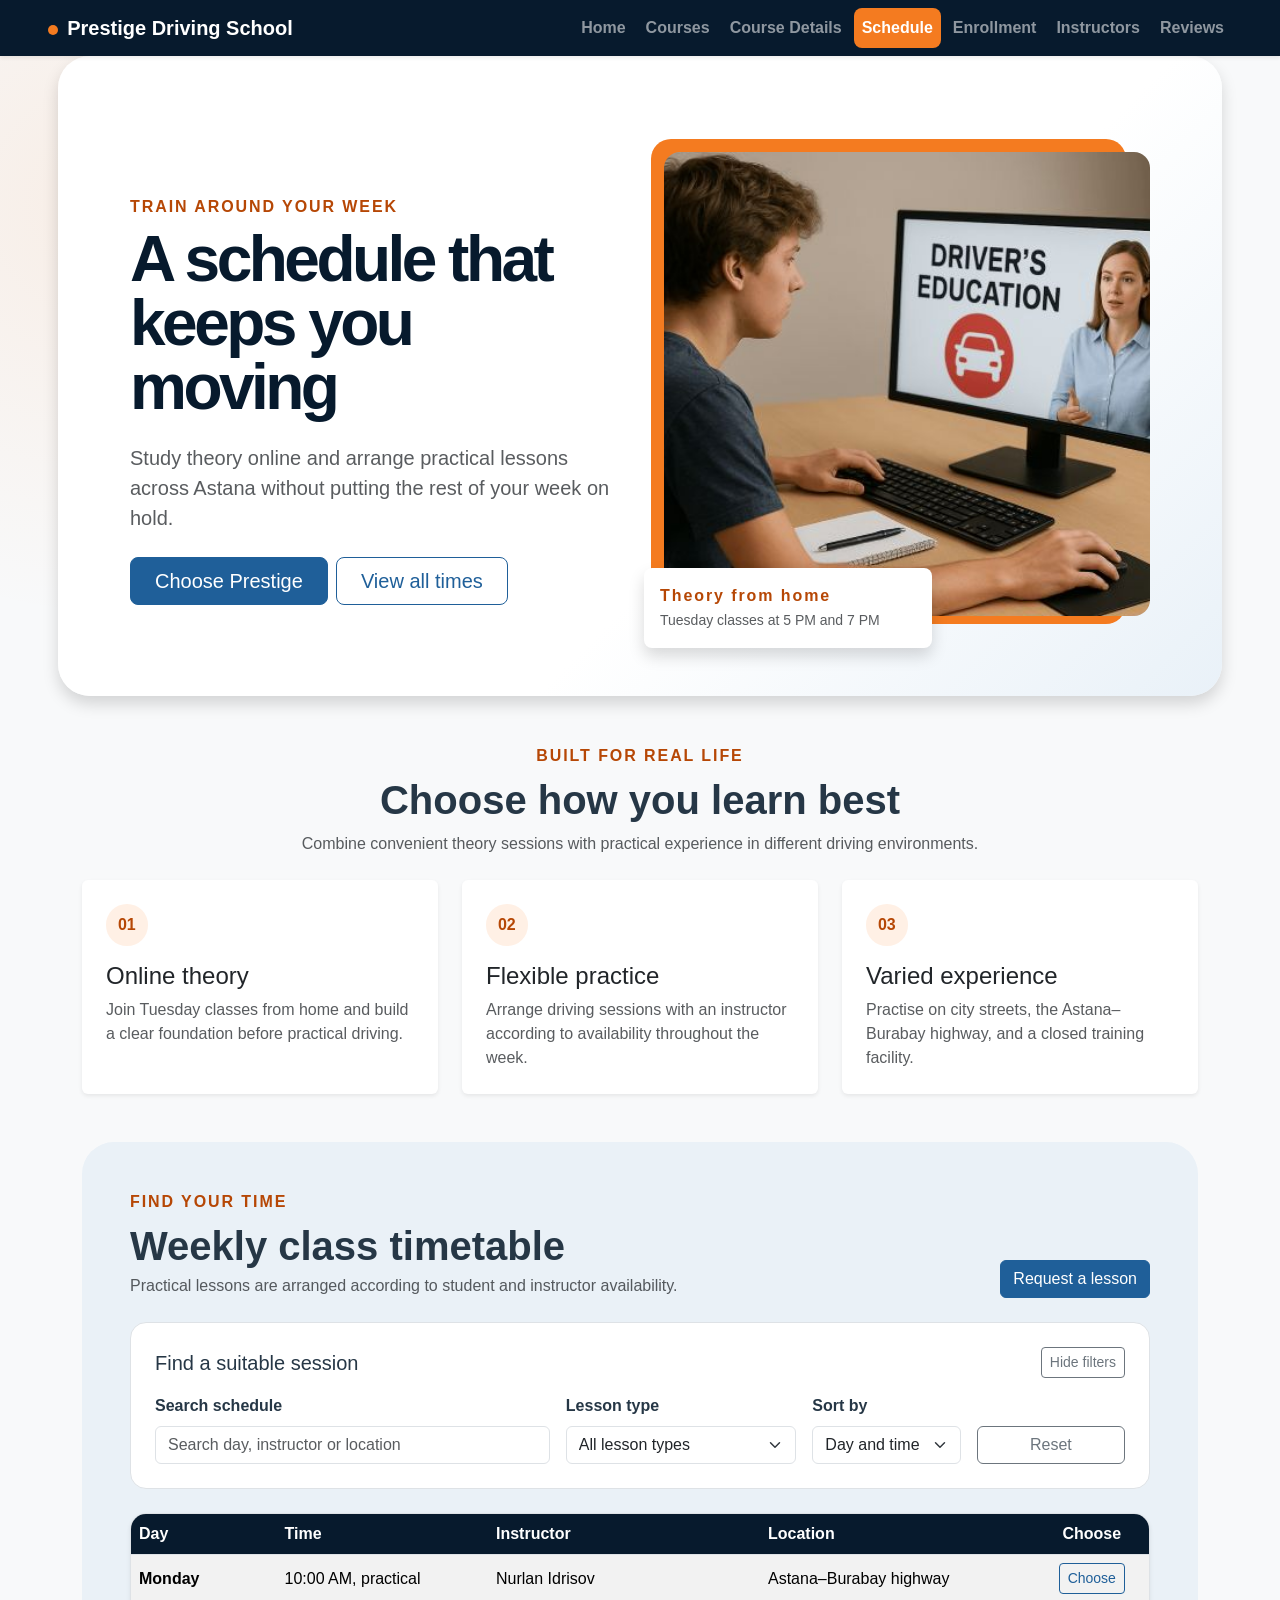
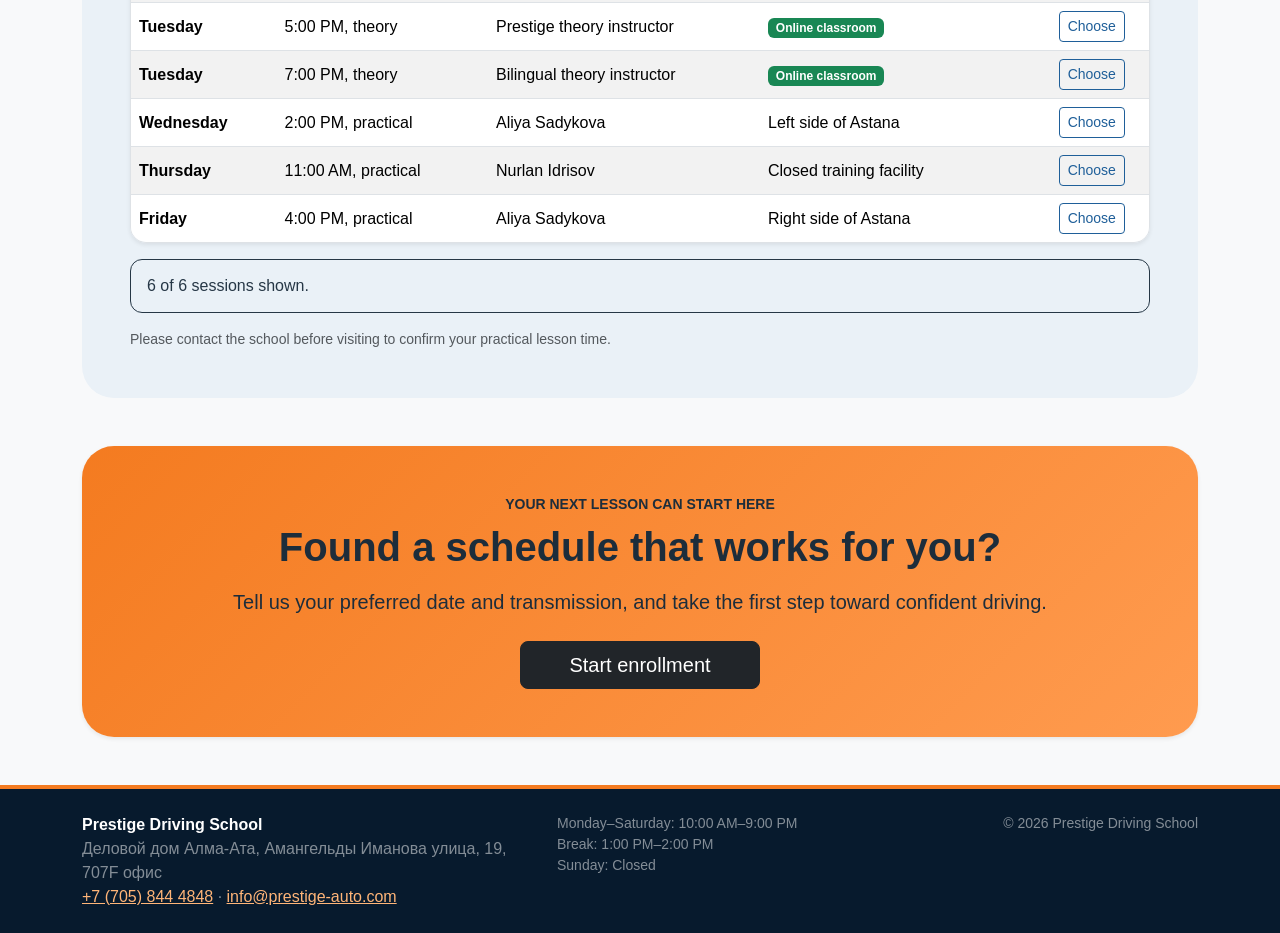
<file: schedule.html>
<!DOCTYPE html>
<html lang="en">
<head>
    <meta charset="UTF-8">
    <meta name="viewport" content="width=device-width, initial-scale=1.0">
    <meta name="description" content="Choose flexible Category B theory and practical lesson times at Prestige Driving School in Astana.">
    <meta name="author" content="Aidos">
    <title>Prestige Weekly Class Schedule | Astana Driving School</title>
    <link rel="icon" type="image/jpeg" href="images/category-b-car.jpg">
    <!-- Bootstrap 5.3.8 is used for the responsive grid, navigation, table, cards, and utilities. -->
    <link href="https://cdn.jsdelivr.net/npm/bootstrap@5.3.8/dist/css/bootstrap.min.css" rel="stylesheet">
    <link rel="stylesheet" href="css/schedule.css">
    <!-- jQuery 3.7.1 must load before the project scripts that call its API. -->
    <script src="https://code.jquery.com/jquery-3.7.1.min.js" integrity="sha256-/JqT3SQfawRcv/BIHPThkBvs0OEvtFFmqPF/lYI/Cxo=" crossorigin="anonymous" defer></script>
    <script src="js/main.js" defer></script>
    <script src="js/data.js" defer></script>
    <script src="js/rules.js" defer></script>
    <script src="js/schedule.js" defer></script>
</head>
<body class="bg-body-tertiary d-flex flex-column min-vh-100">
    <a class="visually-hidden-focusable skip-link" href="#main-content">Skip to main content</a>
    <header class="navbar navbar-expand-md navbar-dark bg-brand shadow-sm" id="site-header">
        <!-- container-fluid lets the navigation use the full screen width. -->
        <div class="container-fluid px-3 px-lg-5">
            <a class="navbar-brand fw-bold" href="index.html"><span class="brand-mark"></span>Prestige Driving School</a>
            <input class="visually-hidden nav-toggle" type="checkbox" id="schedule-nav-toggle">
            <label class="navbar-toggler d-md-none" for="schedule-nav-toggle">
                <span class="navbar-toggler-icon"></span>
                <span class="visually-hidden">Toggle navigation</span>
            </label>
            <nav class="navbar-collapse main-navigation" id="main-navigation" aria-label="Main navigation">
                <ul class="navbar-nav ms-md-auto gap-md-1">
                    <li class="nav-item"><a class="nav-link" href="index.html">Home</a></li>
                    <li class="nav-item"><a class="nav-link" href="courses.html">Courses</a></li>
                    <li class="nav-item"><a class="nav-link" href="courseDetail.html">Course Details</a></li>
                    <li class="nav-item"><a class="nav-link active" aria-current="page" href="schedule.html">Schedule</a></li>
                    <li class="nav-item"><a class="nav-link" href="enrollment.html">Enrollment</a></li>
                    <li class="nav-item"><a class="nav-link" href="instructors.html">Instructors</a></li>
                    <li class="nav-item"><a class="nav-link" href="reviews.html">Reviews</a></li>
                </ul>
            </nav>
        </div>
    </header>

    <!-- container keeps the schedule aligned and readable on wide screens. -->
    <main class="container py-4 py-lg-5 flex-grow-1" id="main-content">
        <section class="schedule-hero row g-4 g-lg-5 align-items-center rounded-5 shadow overflow-hidden p-3 p-md-4 p-lg-5" id="schedule-hero" aria-labelledby="schedule-title">
            <div class="col-12 col-lg-6 text-center text-lg-start">
                <p class="eyebrow fw-bold text-uppercase mb-2">Train around your week</p>
                <h1 class="display-3 fw-bold lh-1 mb-4" id="schedule-title">A schedule that keeps you moving</h1>
                <p class="lead text-body-secondary mb-4">Study theory online and arrange practical lessons across Astana without putting the rest of your week on hold.</p>
                <div class="d-flex flex-wrap justify-content-center justify-content-lg-start gap-2">
                    <a class="btn btn-primary btn-lg px-4" id="hero-enrollment-link" href="index.html#enrollment-form">Choose Prestige</a>
                    <a class="btn btn-outline-primary btn-lg px-4" id="view-timetable-link" href="#timetable">View all times</a>
                </div>
            </div>
            <div class="col-12 col-lg-6">
                <div class="schedule-visual position-relative">
                    <img class="schedule-image img-fluid w-100 rounded-4" src="images/theory.jpg" alt="Student attending an online driving theory lesson">
                    <div class="schedule-message bg-white rounded-3 shadow p-3">
                        <strong class="d-block text-brand">Theory from home</strong>
                        <small class="text-body-secondary">Tuesday classes at 5 PM and 7 PM</small>
                    </div>
                </div>
            </div>
        </section>

        <section class="py-5" id="learning-options" aria-labelledby="options-title">
            <div class="text-center mx-auto section-heading mb-4">
                <p class="eyebrow fw-bold text-uppercase mb-2">Built for real life</p>
                <h2 class="display-6 fw-bold mb-2" id="options-title">Choose how you learn best</h2>
                <p class="text-body-secondary mb-0">Combine convenient theory sessions with practical experience in different driving environments.</p>
            </div>
            <div class="row g-4">
                <div class="col-12 col-md-6 col-lg-4">
                    <article class="card h-100 border-0 shadow-sm schedule-card"><div class="card-body p-4"><span class="option-number">01</span><h3 class="h4 mt-3">Online theory</h3><p class="text-body-secondary mb-0">Join Tuesday classes from home and build a clear foundation before practical driving.</p></div></article>
                </div>
                <div class="col-12 col-md-6 col-lg-4">
                    <article class="card h-100 border-0 shadow-sm schedule-card"><div class="card-body p-4"><span class="option-number">02</span><h3 class="h4 mt-3">Flexible practice</h3><p class="text-body-secondary mb-0">Arrange driving sessions with an instructor according to availability throughout the week.</p></div></article>
                </div>
                <div class="col-12 col-md-6 col-lg-4">
                    <article class="card h-100 border-0 shadow-sm schedule-card"><div class="card-body p-4"><span class="option-number">03</span><h3 class="h4 mt-3">Varied experience</h3><p class="text-body-secondary mb-0">Practise on city streets, the Astana–Burabay highway, and a closed training facility.</p></div></article>
                </div>
            </div>
        </section>

        <section class="timetable-panel rounded-5 p-3 p-md-4 p-lg-5 mb-5" id="timetable" aria-labelledby="timetable-title">
            <div class="d-flex flex-column flex-lg-row justify-content-between align-items-lg-end gap-3 mb-4">
                <div>
                    <p class="eyebrow fw-bold text-uppercase mb-2">Find your time</p>
                    <h2 class="display-6 fw-bold mb-1" id="timetable-title">Weekly class timetable</h2>
                    <p class="text-body-secondary mb-0">Practical lessons are arranged according to student and instructor availability.</p>
                </div>
                <a class="btn btn-primary" id="timetable-enrollment-link" href="index.html#enrollment-form">Request a lesson</a>
            </div>
            <!-- Bootstrap Table component: striped rows, hover feedback, and Prestige heading colours were added. -->
            <div class="table-responsive rounded-4 shadow-sm border bg-white">
                <table class="table table-striped table-hover align-middle mb-0 schedule-table" id="weekly-schedule-table" aria-describedby="timetable-note">
                    <caption class="visually-hidden">Prestige weekly class timetable</caption>
                    <thead>
                        <tr>
                            <th scope="col">Day</th>
                            <th scope="col">Time</th>
                            <th scope="col" class="d-none d-md-table-cell">Instructor</th>
                            <th scope="col">Location</th>
                        </tr>
                    </thead>
                    <tbody id="schedule-table-body"></tbody>
                </table>
            </div>
            <div class="status-message is-hidden" id="schedule-status" aria-live="polite"></div>
            <p class="small text-body-secondary mt-3 mb-0" id="timetable-note">Please contact the school before visiting to confirm your practical lesson time.</p>
        </section>

        <section class="schedule-cta rounded-5 p-4 p-lg-5 text-center shadow-sm" id="schedule-call-to-action" aria-labelledby="schedule-cta-title">
            <p class="fw-bold text-uppercase small mb-2">Your next lesson can start here</p>
            <h2 class="display-6 fw-bold mb-3" id="schedule-cta-title">Found a schedule that works for you?</h2>
            <p class="lead mb-4">Tell us your preferred date and transmission, and take the first step toward confident driving.</p>
            <a class="btn btn-dark btn-lg px-5" id="cta-enrollment-link" href="index.html#enrollment-form">Start enrollment</a>
        </section>
    </main>

    <footer class="site-footer bg-brand text-white-50 py-4 mt-auto" id="site-footer">
        <div class="container"><div class="row g-4 align-items-start">
            <address class="col-12 col-md-6 col-lg-5 mb-0"><strong class="text-white">Prestige Driving School</strong><br><span lang="ru">Деловой дом Алма-Ата, Амангельды Иманова улица, 19, 707F офис</span><br><a href="tel:+77058444848">+7 (705) 844 4848</a> · <a href="mailto:info@prestige-auto.com">info@prestige-auto.com</a></address>
            <p class="col-12 col-md-6 col-lg-4 mb-0 small">Monday–Saturday: 10:00 AM–9:00 PM<br>Break: 1:00 PM–2:00 PM<br>Sunday: Closed</p>
            <p class="col-12 col-lg-3 mb-0 text-lg-end small">&copy; 2026 Prestige Driving School</p>
        </div></div>
    </footer>
</body>
</html>
</file>
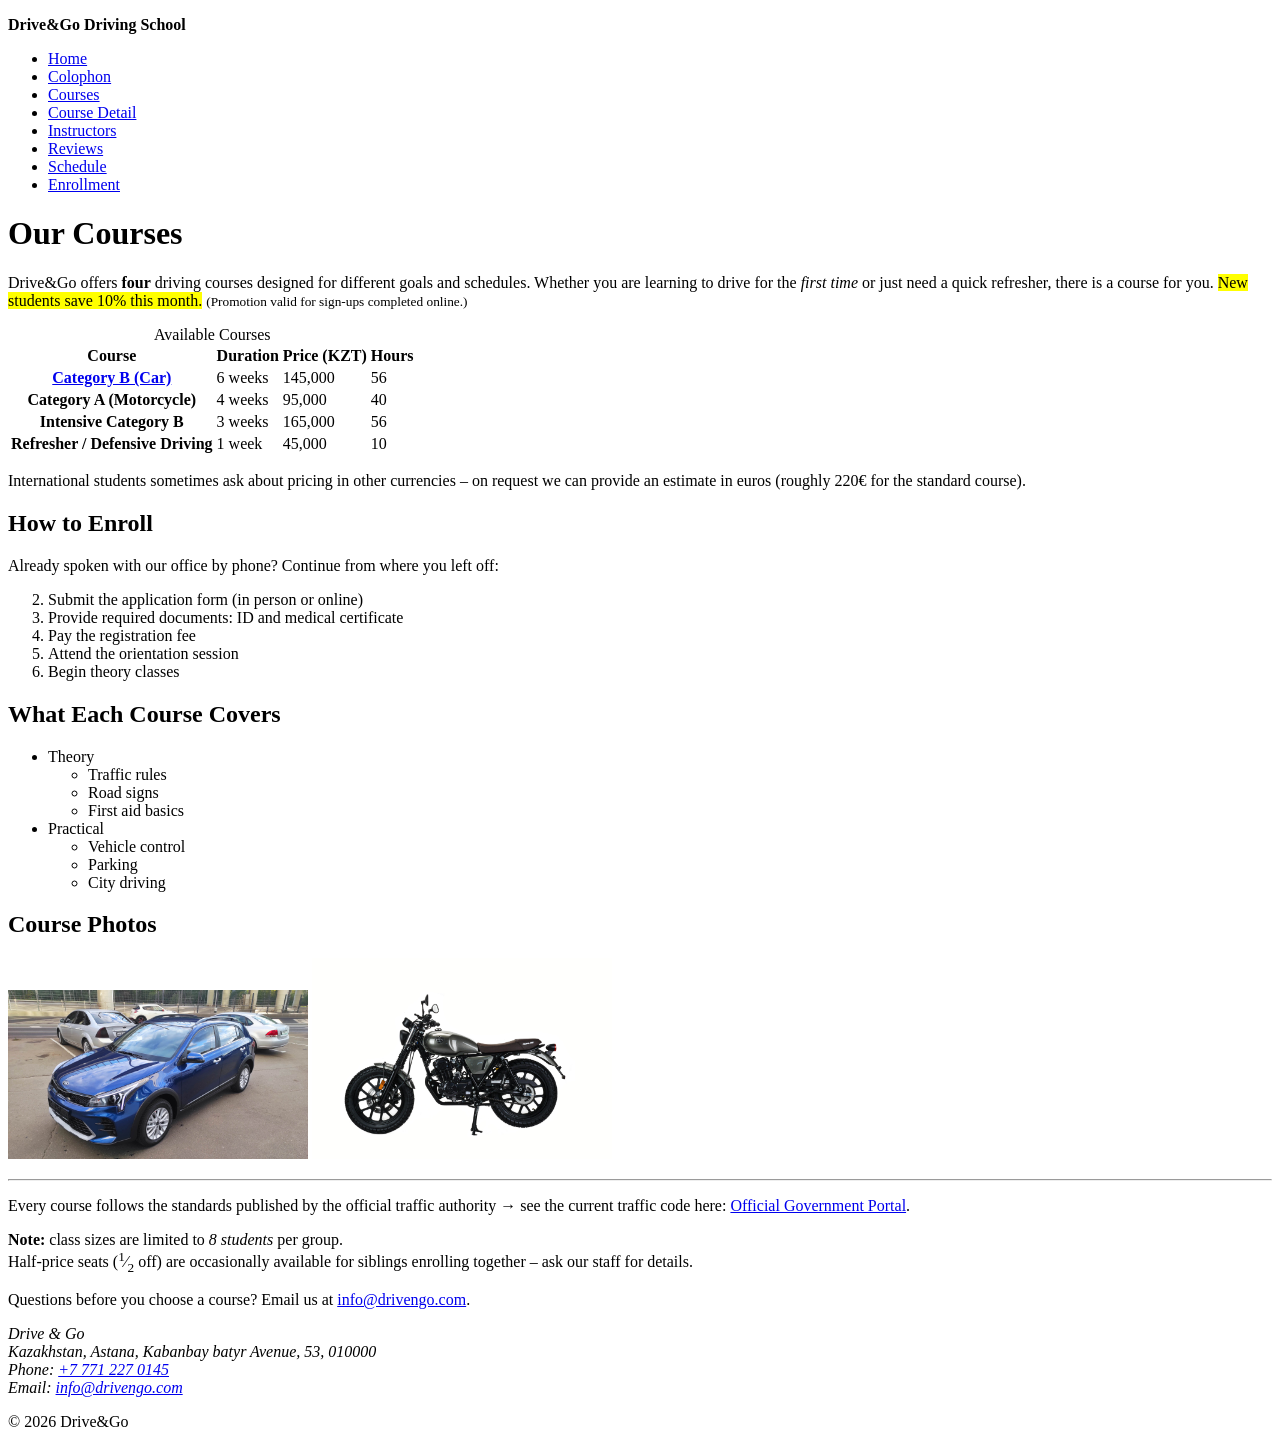
<file: сourses.html>
<!DOCTYPE html>
<html lang="en">
<head>
  <meta charset="UTF-8">
  <meta name="viewport" content="width=device-width, initial-scale=1.0">
  <meta name="description" content="Browse driving courses offered by Drive & Go, including Category B, Category A, intensive, and refresher courses.">
  <meta name="author" content="Merey">
  <title>Courses | Drive&Go Driving School</title>
</head>
<body>

  <header>
    <p><strong>Drive&Go Driving School</strong></p>
    <nav>
      <ul>
        <li><a href="index.html">Home</a></li>
        <li><a href="colophon.html">Colophon</a></li>
        <li><a href="Courses.html">Courses</a></li>
        <li><a href="CourseDetail.html">Course Detail</a></li>
        <li><a href="Instructors.html">Instructors</a></li>
        <li><a href="Reviews.html">Reviews</a></li>
        <li><a href="Schedule.html">Schedule</a></li>
        <li><a href="Enrollment.html">Enrollment</a></li>
      </ul>
    </nav>
  </header>

  <main>
    <h1>Our Courses</h1>

    <p>
      Drive&Go offers <strong>four</strong> driving courses designed for different goals and
      schedules. Whether you are learning to drive for the <em>first time</em> or just need a
      quick refresher, there is a course for you. <mark>New students save 10% this month.</mark>
      <small>(Promotion valid for sign-ups completed online.)</small>
    </p>

    <table>
      <caption>Available Courses</caption>
      <thead>
        <tr>
          <th scope="col">Course</th>
          <th scope="col">Duration</th>
          <th scope="col">Price (KZT)</th>
          <th scope="col">Hours</th>
        </tr>
      </thead>
      <tbody>
        <tr>
          <th scope="row"><a href="сoursedetail.html">Category B (Car)</a></th>
          <td>6 weeks</td>
          <td>145,000</td>
          <td>56</td>
        </tr>
        <tr>
          <th scope="row">Category A (Motorcycle)</th>
          <td>4 weeks</td>
          <td>95,000</td>
          <td>40</td>
        </tr>
        <tr>
          <th scope="row">Intensive Category B</th>
          <td>3 weeks</td>
          <td>165,000</td>
          <td>56</td>
        </tr>
        <tr>
          <th scope="row">Refresher / Defensive Driving</th>
          <td>1 week</td>
          <td>45,000</td>
          <td>10</td>
        </tr>
      </tbody>
    </table>

    <p>
      International students sometimes ask about pricing in other currencies &ndash; on request
      we can provide an estimate in euros (roughly 220&euro; for the standard course).
    </p>

    <h2>How to Enroll</h2>
    <p>Already spoken with our office by phone? Continue from where you left off:</p>

    <ol start="2">
      <li>Submit the application form (in person or online)</li>
      <li>Provide required documents: ID and medical certificate</li>
      <li>Pay the registration fee</li>
      <li>Attend the orientation session</li>
      <li>Begin theory classes</li>
    </ol>

    <h2>What Each Course Covers</h2>
    <ul>
      <li>Theory
        <ul>
          <li>Traffic rules</li>
          <li>Road signs</li>
          <li>First aid basics</li>
        </ul>
      </li>
      <li>Practical
        <ul>
          <li>Vehicle control</li>
          <li>Parking</li>
          <li>City driving</li>
        </ul>
      </li>
    </ul>

    <h2>Course Photos</h2>
    <p>
      <img src="images/category-b-car.jpg" alt="Blue training car used for Category B lessons" width="300">
      <img src="images/category-a-motorcycle.jpg" alt="Training motorcycle used for Category A lessons" width="300">
    </p>

    <hr>

    <p>
      Every course follows the standards published by the official traffic authority &rarr; see
      the current traffic code here:
      <a href="https://www.gov.kz" target="_blank" rel="noopener noreferrer">Official Government Portal</a>.
    </p>

    <div>
      <p>
        <b>Note:</b> class sizes are limited to <i>8 students</i> per group.<br>
        Half-price seats (<sup>1</sup>&frasl;<sub>2</sub> off) are occasionally available for
        siblings enrolling together &ndash; ask our staff for details.
      </p>
    </div>

    <p>
      Questions before you choose a course? Email us at
      <a href="mailto:info@drivengo.com">info@drivengo.com</a>.
    </p>
  </main>

  <footer>
    <address>
      Drive &amp; Go<br>
      Kazakhstan, Astana, Kabanbay batyr Avenue, 53, 010000<br>
      Phone: <a href="tel:+77712270145">+7 771 227 0145</a><br>
      Email: <a href="mailto:info@drivengo.com">info@drivengo.com</a>
    </address>
    <p>&copy; 2026 Drive&amp;Go</p>
  </footer>

</body>
</html>
</file>
<file: css/courseDetail.css>
.detail-hero {
  background: linear-gradient(135deg, #fff 0%, #fff 62%, #e9f1f8 100%);
}

.detail-hero h1 {
  color: var(--prestige-navy);
  letter-spacing: -0.055em;
}

.detail-image {
  height: clamp(18rem, 42vw, 29rem);
  object-fit: cover;
}

.detail-visual::before {
  position: absolute;
  inset: -0.8rem 1.5rem 1.5rem -0.8rem;
  z-index: 0;
  border-radius: 1.25rem;
  background: var(--prestige-orange);
  content: "";
}

.detail-visual img,
.detail-message {
  position: relative;
  z-index: 1;
}

.detail-message {
  width: min(20rem, 86%);
  margin: -3rem 0 0 -1.25rem;
}

.fact-card {
  border-top: 0.3rem solid var(--prestige-orange);
}

.fact-card dt {
  color: #687888;
  font-size: 0.75rem;
  letter-spacing: 0.08em;
  text-transform: uppercase;
}

.fact-card dd {
  margin: 0.3rem 0 0;
  color: var(--prestige-navy);
  font-size: 1.35rem;
  font-weight: 800;
}

.fact-card small,
.skill-item small {
  color: #687888;
}

/* Orange top edge on the info cards; the cards no longer use .border-0, so no !important is needed */
.info-card {
  border: 0;
  border-top: 0.3rem solid var(--prestige-orange);
}

.skill-item {
  background: #f0f5f9;
}

.skill-item strong,
.skill-item small {
  display: block;
}

.requirements-card {
  background: linear-gradient(135deg, var(--prestige-navy), #123f66);
}

.requirements-list li {
  position: relative;
  padding: 0.8rem 0 0.8rem 1.5rem;
  border-bottom: 1px solid rgba(255, 255, 255, 0.12);
}

.requirements-list li::before {
  position: absolute;
  left: 0;
  color: #ffb578;
  content: "✓";
  font-weight: 800;
}

.course-hero-price {
  color: var(--prestige-navy);
  font-size: 1.8rem;
}

.course-hero-price small {
  font-size: 0.8rem;
}

/* Program stages: numbered orange circles generated from the <ol> order */
.course-program {
  counter-reset: program-stage;
}

.program-stage {
  counter-increment: program-stage;
}

.program-stage::before {
  display: grid;
  width: 2.5rem;
  height: 2.5rem;
  margin-bottom: 1rem;
  place-items: center;
  border-radius: 50%;
  background: var(--prestige-orange);
  color: #fff;
  content: counter(program-stage);
  font-weight: 800;
}

.faq-item summary {
  cursor: pointer;
  color: var(--prestige-navy);
}

.course-booking {
  background: #eaf1f7;
}

/* State classes (.is-hidden, .is-error, .is-success, .status-message) come from
   the shared css/index.css and are switched by js/courseDetail.js. */
/* Error text under a form field */
.form-message {
  display: block;
  margin-top: 0.35rem;
  color: #8f1d14;
  font-size: 0.875rem;
}

.form-control:focus,
.form-select:focus,
.form-check-input:focus {
  border-color: var(--prestige-orange);
  box-shadow: 0 0 0 0.25rem rgba(244, 123, 32, 0.2);
}

.form-check-input:checked {
  border-color: var(--prestige-orange);
  background-color: var(--prestige-orange);
}

@media (max-width: 767.98px) {
  .detail-message {
    width: calc(100% - 2rem);
    margin: -2rem auto 0;
  }

  .detail-visual::before {
    inset: -0.55rem 0.75rem 1rem -0.55rem;
  }
}
</file>
<file: css/courses.css>
.courses-hero {
  background: linear-gradient(135deg, #fff 0%, #fff 62%, #e9f1f8 100%);
}

.courses-hero h1 {
  color: var(--prestige-navy);
  letter-spacing: -0.055em;
}

.courses-image {
  height: clamp(18rem, 42vw, 29rem);
  object-fit: cover;
}

.courses-visual::before {
  position: absolute;
  inset: -0.8rem 1.5rem 1.5rem -0.8rem;
  z-index: 0;
  border-radius: 1.25rem;
  background: var(--prestige-orange);
  content: "";
}

.courses-visual img,
.courses-message {
  position: relative;
  z-index: 1;
}

.courses-message {
  width: min(19rem, 84%);
  margin: -3rem 0 0 -1.25rem;
}

.section-heading {
  max-width: 42rem;
}

/* The base shadow is set here instead of Bootstrap's .shadow-sm utility,
   so the hover shadow can replace it without !important */
.course-card {
  outline: 0.18rem solid transparent;
  box-shadow: 0 0.125rem 0.25rem rgba(7, 26, 45, 0.08);
  cursor: pointer;
  transition: transform 180ms ease, box-shadow 180ms ease, outline-color 180ms ease;
}

.course-card:hover {
  transform: translateY(-0.35rem);
  box-shadow: 0 1rem 2.5rem rgba(7, 26, 45, 0.15);
}

/* The chosen course gets the orange outline; js/courses.js moves it on click.
   Overrides the shared .is-selected in css/index.css to sit flush with the card. */
.course-card.is-selected {
  outline-color: var(--prestige-orange);
  outline-offset: 0;
}

.course-label {
  padding: 0.35rem 0.65rem;
  border-radius: 999px;
  background: #fff0e5;
  color: #b64705;
  font-size: 0.75rem;
  font-weight: 800;
  letter-spacing: 0.07em;
  text-transform: uppercase;
}

.course-facts dt {
  color: #687888;
  font-size: 0.75rem;
  text-transform: uppercase;
}

.course-facts dd {
  margin: 0;
  font-weight: 700;
}

.course-price {
  color: var(--prestige-navy);
  font-size: 1.8rem;
  font-weight: 800;
}

.course-price small {
  font-size: 0.8rem;
}

.included-panel {
  background: linear-gradient(135deg, var(--prestige-navy), #123f66);
}

.included-card {
  border: 1px solid rgba(255, 255, 255, 0.15);
  background: rgba(255, 255, 255, 0.08);
}

.included-card span {
  color: #ffb578;
  font-weight: 800;
}

.included-card p {
  color: rgba(255, 255, 255, 0.7);
}

.courses-cta {
  background: linear-gradient(135deg, #f47b20, #ff9b4f);
  color: #1d2d3b;
}

/* Comparison table: navy header like the rest of the site; a minimum column width
   makes the table scroll inside .table-responsive on phones instead of squeezing the text */
.comparison-table thead {
  --bs-table-bg: var(--prestige-navy);
  --bs-table-color: #fff;
}

.comparison-table th,
.comparison-table td {
  min-width: 10rem;
}

/* State classes (.is-hidden, .is-error, .is-success, .status-message) come from
   the shared css/index.css and are switched by js/courses.js and js/courses-installment.js. */
.empty-state {
  border: 2px dashed #c9d6e2;
  background: #fff;
}

@media (max-width: 767.98px) {
  .courses-message {
    width: calc(100% - 2rem);
    margin: -2rem auto 0;
  }

  .courses-visual::before {
    inset: -0.55rem 0.75rem 1rem -0.55rem;
  }
}
</file>
<file: css/instructors.css>
.section-heading {
    max-width: 720px;
}

.instructors-hero {
    background: linear-gradient(130deg, #ffffff 0%, #f2f6ff 100%);
}

.instructors-hero h1 {
    color: #0f172a;
    overflow-wrap: anywhere;
}

.instructor-promise {
    background: linear-gradient(145deg, #0f172a, #1e3a5f);
    min-height: 280px;
}

.promise-list li {
    padding: .75rem 0 .75rem 1.7rem;
    border-top: 1px solid rgb(255 255 255 / 19%);
    position: relative;
}

.promise-list li::before {
    content: "✓";
    position: absolute;
    left: 0;
    color: #fcd34d;
    font-weight: 700;
}

.instructor-card {
    border-radius: 1.15rem;
    transition: box-shadow .2s ease, transform .2s ease;
}

.instructor-card:hover {
    box-shadow: 0 12px 30px rgb(15 23 42 / 12%) !important;
    transform: translateY(-3px);
}

.instructor-photo {
    width: 100%;
    height: 310px;
    object-fit: cover;
    object-position: center 25%;
    background: #e2e8f0;
}

.role-label {
    background: #fef3c7;
    color: #854d0e;
    border-radius: 100px;
    font-size: .75rem;
    font-weight: 700;
    padding: .45rem .8rem;
}

.specialty-badge {
    border: 1px solid #cbd5e1;
    border-radius: 100px;
    color: #334155;
    background: #f8fafc;
    font-size: .85rem;
    padding: .45rem .75rem;
}

.next-step-card {
    background: #ffffff;
    border: 1px solid #e2e8f0;
}

.next-step-card a {
    color: #1d4ed8;
    font-weight: 600;
    text-underline-offset: 3px;
}

.step-number {
    font-weight: 800;
    font-size: 1.35rem;
    color: #9a6100;
}

.instructors-cta {
    background: linear-gradient(120deg, #fcd34d, #f59e0b);
    color: #0f172a;
}

.instructors-cta .lead {
    max-width: 700px;
    margin-inline: auto;
}

.cta-contact-link {
    color: #0f172a;
    font-weight: 700;
}

@media (max-width: 767.98px) {
    .instructor-photo {
        height: 260px;
    }

    .instructor-promise {
        min-height: auto;
    }
}

@media (prefers-reduced-motion: reduce) {
    .instructor-card {
        transition: none;
    }

    .instructor-card:hover {
        transform: none;
    }
}
</file>
<file: css/reviews.css>
.section-heading {
    max-width: 720px;
}

.reviews-hero {
    background: linear-gradient(130deg, #ffffff, #eff6ff);
}

.reviews-hero h1 {
    color: #0f172a;
    overflow-wrap: anywhere;
}

.reviews-feature {
    color: #0f172a;
    background: #fde68a;
    border: 1px solid #fbbf24;
}

.reviews-feature .eyebrow {
    color: #854d0e;
}

.topic-card {
    border-radius: 1.1rem;
}

.topic-number {
    color: #9a6100;
    font-weight: 800;
    font-size: 1.5rem;
}

.review-tools {
    box-shadow: 0 4px 18px rgb(15 23 42 / 4%);
}

.empty-review-panel {
    background: #ffffff;
    border-style: dashed !important;
    border-color: #cbd5e1 !important;
}

.review-item {
    border-radius: 1rem;
}

.review-stars {
    color: #a16207;
    letter-spacing: .12em;
}

.review-form-panel {
    background: #eff6ff;
    border: 1px solid #dbeafe;
}

.review-preview {
    padding: 1rem;
    background: #f8fafc;
    border: 1px solid #cbd5e1;
    border-radius: .75rem;
}

.review-form-panel fieldset {
    min-width: 0;
}

.review-form-panel .form-control,
.review-form-panel .form-select {
    min-height: 44px;
}

.review-form-panel textarea.form-control {
    min-height: 135px;
}

.review-form-panel .form-control:focus,
.review-form-panel .form-select:focus {
    border-color: #1d4ed8;
    box-shadow: 0 0 0 .22rem rgb(29 78 216 / 14%);
}

.review-form-panel .form-check-input:checked {
    background-color: #1d4ed8;
    border-color: #1d4ed8;
}

.review-form-panel .form-check-input:focus {
    box-shadow: 0 0 0 .2rem rgb(29 78 216 / 17%);
}

@media (max-width: 575.98px) {
    .review-tools {
        padding: 1rem !important;
    }

    .review-form-panel {
        border-radius: 1.3rem !important;
    }
}
</file>
<file: css/index.css>
/* Bootstrap replaced the old custom grid, spacing, buttons, cards, and responsive alignment.
   The matching classes are row/col-*, g-*, spacing utilities, btn, card, shadow, and text-* utilities. */
:root {
    --prestige-navy: #071a2d;
    --prestige-blue: #1f5f99;
    --prestige-orange: #f47b20;
}

body {
    color: #263746;
    font-family: Arial, Helvetica, sans-serif;
    background:
        radial-gradient(circle at 8% 8%, rgba(244, 123, 32, 0.09), transparent 26rem),
        #f4f7fa !important;
}

.skip-link {
    position: fixed;
    top: 0.75rem;
    left: 0.75rem;
    z-index: 1100;
    padding: 0.65rem 0.9rem;
    border-radius: 0.5rem;
    background: #fff;
    color: var(--prestige-navy);
    font-weight: 700;
}

a:focus-visible,
button:focus-visible,
input:focus-visible,
select:focus-visible,
textarea:focus-visible,
label:focus-visible {
    outline: 0.2rem solid var(--prestige-orange);
    outline-offset: 0.2rem;
}

.is-hidden {
    display: none !important;
}

.is-active,
.is-selected {
    outline: 0.2rem solid var(--prestige-orange);
    outline-offset: 0.2rem;
}

.status-message {
    margin-top: 1rem;
    padding: 0.85rem 1rem;
    border: 1px solid currentColor;
    border-radius: 0.75rem;
}

.is-error {
    border-color: #b42318 !important;
    color: #8f1d14 !important;
    background: #fff1f0;
}

.is-success {
    border-color: #217a46 !important;
    color: #185c35 !important;
    background: #ecf8f0;
}

.bg-brand {
    background-color: var(--prestige-navy);
}

.brand-mark {
    display: inline-block;
    width: 0.65rem;
    height: 0.65rem;
    margin-right: 0.55rem;
    border-radius: 50%;
    background: var(--prestige-orange);
}

.nav-link {
    border-radius: 0.5rem;
    font-weight: 600;
}

.navbar-nav .nav-link.active,
.navbar-nav .nav-link:hover {
    background: var(--prestige-orange);
    color: #fff;
}

.nav-toggle:not(:checked) ~ .main-navigation {
    display: none;
}

.nav-toggle:checked ~ .main-navigation {
    display: block;
}

.eyebrow,
.text-brand {
    color: #b64705;
    letter-spacing: 0.12em;
}

.hero-panel {
    background: linear-gradient(135deg, #fff 0%, #fff 62%, #e9f1f8 100%);
}

.hero-panel h1 {
    color: var(--prestige-navy);
    letter-spacing: -0.055em;
}

.hero-panel h1 span {
    color: var(--prestige-blue);
}

.hero-image {
    height: clamp(18rem, 45vw, 31rem);
    object-fit: cover;
}

.hero-visual::before {
    position: absolute;
    inset: -0.8rem 1.5rem 1.5rem -0.8rem;
    z-index: 0;
    border-radius: 1.25rem;
    background: var(--prestige-orange);
    content: "";
}

.hero-visual img,
.hero-message {
    position: relative;
    z-index: 1;
}

.hero-message {
    width: min(18rem, 80%);
    margin: -3.5rem 0 0 -1.5rem;
}

.trust-item {
    padding-left: 0.75rem;
    border-left: 0.2rem solid var(--prestige-orange);
}

.trust-item strong,
.trust-item small {
    display: block;
}

.trust-item small {
    color: #687888;
}

.benefit-card {
    transition: transform 180ms ease, box-shadow 180ms ease;
}

.benefit-card:hover {
    transform: translateY(-0.35rem);
    box-shadow: 0 1rem 2.5rem rgba(7, 26, 45, 0.15) !important;
}

.selling-card-image {
    height: 12.5rem;
    object-fit: cover;
}

.step-label {
    color: #b64705;
    font-size: 0.78rem;
    font-weight: 800;
    letter-spacing: 0.08em;
    text-transform: uppercase;
}

.link-arrow {
    color: var(--prestige-blue);
    text-underline-offset: 0.3rem;
}

.journey-section {
    background: linear-gradient(135deg, var(--prestige-navy), #123f66);
}

.eyebrow-light {
    color: #ffb578;
}

.journey-step {
    border: 1px solid rgba(255, 255, 255, 0.15);
    background: rgba(255, 255, 255, 0.08);
}

.journey-step span {
    display: grid;
    width: 2.3rem;
    height: 2.3rem;
    place-items: center;
    border-radius: 50%;
    background: var(--prestige-orange);
    font-weight: 800;
}

.journey-step small {
    color: rgba(255, 255, 255, 0.7);
}

.enrollment-panel {
    background: linear-gradient(135deg, #fff4eb 0%, #eaf1f7 100%);
}

.enrollment-panel h2 {
    color: var(--prestige-navy);
}

.enrollment-contact {
    background: linear-gradient(135deg, var(--prestige-navy), #123f66);
    color: #fff;
}

.enrollment-contact p {
    color: rgba(255, 255, 255, 0.72);
}

.enrollment-form {
    border-top: 0.35rem solid var(--prestige-orange) !important;
}

.field-message {
    display: block;
    margin-top: 0.35rem;
    color: #8f1d14;
    font-size: 0.875rem;
}

.enrollment-form .form-control.is-error,
.enrollment-form .form-select.is-error,
.enrollment-form .form-check-input.is-error {
    border-color: #b42318 !important;
    background-color: #fff;
}

.enrollment-form .form-control.is-success,
.enrollment-form .form-select.is-success,
.enrollment-form .form-check-input.is-success {
    border-color: #217a46 !important;
    background-color: #fff;
}

.form-control:focus,
.form-select:focus,
.form-check-input:focus {
    border-color: var(--prestige-orange);
    box-shadow: 0 0 0 0.25rem rgba(244, 123, 32, 0.2);
}

.form-check-input:checked {
    border-color: var(--prestige-orange);
    background-color: var(--prestige-orange);
}

.btn-primary {
    --bs-btn-bg: var(--prestige-blue);
    --bs-btn-border-color: var(--prestige-blue);
    --bs-btn-hover-bg: #174a77;
    --bs-btn-hover-border-color: #174a77;
}

.btn-outline-primary {
    --bs-btn-color: var(--prestige-blue);
    --bs-btn-border-color: var(--prestige-blue);
    --bs-btn-hover-bg: var(--prestige-blue);
    --bs-btn-hover-border-color: var(--prestige-blue);
}

.site-footer {
    border-top: 0.3rem solid var(--prestige-orange);
}

.site-footer a {
    color: #ffb578;
}

@media (min-width: 768px) {
    .nav-toggle ~ .main-navigation {
        display: flex;
    }
}

@media (max-width: 767.98px) {
    .main-navigation {
        flex-basis: 100%;
        padding-top: 0.75rem;
    }

    .main-navigation .nav-link {
        padding-left: 0.75rem;
    }

    .hero-message {
        width: calc(100% - 2rem);
        margin: -2rem auto 0;
    }

    .hero-visual::before {
        inset: -0.55rem 0.75rem 1rem -0.55rem;
    }
}
</file>
<file: css/enrollment.css>
/* Bootstrap replaced the old custom grid, buttons, spacing, and responsive alignment.
   The matching classes are row/col-*, btn, g-*, spacing, shadow, and text-* utilities. */
:root {
    --prestige-navy: #071a2d;
    --prestige-blue: #1f5f99;
    --prestige-orange: #f47b20;
}

body {
    color: #263746;
    font-family: Arial, Helvetica, sans-serif;
    background:
        radial-gradient(circle at 8% 8%, rgba(244, 123, 32, 0.09), transparent 26rem),
        #f4f7fa !important;
}

.skip-link {
    position: fixed;
    top: 0.75rem;
    left: 0.75rem;
    z-index: 1100;
    padding: 0.65rem 0.9rem;
    border-radius: 0.5rem;
    background: #fff;
    color: var(--prestige-navy);
    font-weight: 700;
}

a:focus-visible,
button:focus-visible,
label:focus-visible {
    outline: 0.2rem solid var(--prestige-orange);
    outline-offset: 0.2rem;
}

.bg-brand {
    background-color: var(--prestige-navy);
}

.brand-mark {
    display: inline-block;
    width: 0.65rem;
    height: 0.65rem;
    margin-right: 0.55rem;
    border-radius: 50%;
    background: var(--prestige-orange);
}

.nav-link {
    border-radius: 0.5rem;
    font-weight: 600;
}

.navbar-nav .nav-link.active,
.navbar-nav .nav-link:hover {
    background: var(--prestige-orange);
    color: #fff;
}

.nav-toggle:not(:checked) ~ .main-navigation {
    display: none;
}

.nav-toggle:checked ~ .main-navigation {
    display: block;
}

.eyebrow,
.text-brand {
    color: #b64705;
    letter-spacing: 0.12em;
}

.enrollment-hero {
    background: linear-gradient(135deg, #fff 0%, #fff 62%, #e9f1f8 100%);
}

.enrollment-hero h1 {
    color: var(--prestige-navy);
    letter-spacing: -0.055em;
}

.detail-card {
    border-top: 0.3rem solid var(--prestige-orange) !important;
}

.enrollment-image {
    height: clamp(18rem, 42vw, 29rem);
    object-fit: cover;
}

.enrollment-visual::before {
    position: absolute;
    inset: -0.8rem 1.5rem 1.5rem -0.8rem;
    z-index: 0;
    border-radius: 1.25rem;
    background: var(--prestige-orange);
    content: "";
}

.enrollment-visual img,
.enrollment-message {
    position: relative;
    z-index: 1;
}

.enrollment-message {
    width: min(19rem, 84%);
    margin: -3rem 0 0 -1.25rem;
}

.trust-item {
    padding-left: 0.75rem;
    border-left: 0.2rem solid var(--prestige-orange);
}

.trust-item strong,
.trust-item small {
    display: block;
}

.trust-item small {
    color: #687888;
}

.step-number {
    display: grid;
    width: 2.5rem;
    height: 2.5rem;
    place-items: center;
    border-radius: 50%;
    background: var(--prestige-orange);
    color: #fff;
    font-weight: 800;
}

.application-cta {
    border: 1px solid #d9e4ed;
    background: #eaf1f7;
}

.side-card {
    background: linear-gradient(135deg, var(--prestige-navy), #123f66);
}

.eyebrow-light {
    color: #ffb578;
}

.enrollment-steps li:not(:last-child) {
    margin-bottom: 1.2rem;
}

.enrollment-steps span {
    display: grid;
    flex: 0 0 2.2rem;
    width: 2.2rem;
    height: 2.2rem;
    place-items: center;
    border-radius: 50%;
    background: var(--prestige-orange);
    color: #fff;
    font-weight: 800;
}

.enrollment-steps strong {
    color: #fff;
}

.enrollment-steps p {
    margin: 0.2rem 0 0;
    color: rgba(255, 255, 255, 0.65);
    font-size: 0.9rem;
}

.btn-primary {
    --bs-btn-bg: var(--prestige-blue);
    --bs-btn-border-color: var(--prestige-blue);
    --bs-btn-hover-bg: #174a77;
    --bs-btn-hover-border-color: #174a77;
}

.btn-outline-primary {
    --bs-btn-color: var(--prestige-blue);
    --bs-btn-border-color: var(--prestige-blue);
    --bs-btn-hover-bg: var(--prestige-blue);
    --bs-btn-hover-border-color: var(--prestige-blue);
}

.site-footer {
    border-top: 0.3rem solid var(--prestige-orange);
}

.site-footer a {
    color: #ffb578;
}

@media (min-width: 768px) {
    .nav-toggle ~ .main-navigation {
        display: flex;
    }
}

@media (max-width: 767.98px) {
    .main-navigation {
        flex-basis: 100%;
        padding-top: 0.75rem;
    }

    .main-navigation .nav-link {
        padding-left: 0.75rem;
    }

    .enrollment-message {
        width: calc(100% - 2rem);
        margin: -2rem auto 0;
    }

    .enrollment-visual::before {
        inset: -0.55rem 0.75rem 1rem -0.55rem;
    }
}
</file>
<file: css/schedule.css>
/* Bootstrap replaced the old custom grid, table spacing, cards, badges, and alignment.
   The matching classes are row/col-*, table-*, card, badge, g-*, shadow, and text-* utilities. */
:root {
    --prestige-navy: #071a2d;
    --prestige-blue: #1f5f99;
    --prestige-orange: #f47b20;
}

body {
    color: #263746;
    font-family: Arial, Helvetica, sans-serif;
    background:
        radial-gradient(circle at 8% 8%, rgba(244, 123, 32, 0.09), transparent 26rem),
        #f4f7fa !important;
}

.skip-link {
    position: fixed;
    top: 0.75rem;
    left: 0.75rem;
    z-index: 1100;
    padding: 0.65rem 0.9rem;
    border-radius: 0.5rem;
    background: #fff;
    color: var(--prestige-navy);
    font-weight: 700;
}

a:focus-visible,
button:focus-visible,
input:focus-visible,
select:focus-visible,
textarea:focus-visible,
label:focus-visible {
    outline: 0.2rem solid var(--prestige-orange);
    outline-offset: 0.2rem;
}

.is-hidden {
    display: none !important;
}

.is-active,
.is-selected {
    outline: 0.2rem solid var(--prestige-orange);
    outline-offset: 0.2rem;
}

.status-message {
    margin-top: 1rem;
    padding: 0.85rem 1rem;
    border: 1px solid currentColor;
    border-radius: 0.75rem;
}

.is-error {
    border-color: #b42318 !important;
    color: #8f1d14 !important;
    background: #fff1f0;
}

.is-success {
    border-color: #217a46 !important;
    color: #185c35 !important;
    background: #ecf8f0;
}

.bg-brand {
    background-color: var(--prestige-navy);
}

.brand-mark {
    display: inline-block;
    width: 0.65rem;
    height: 0.65rem;
    margin-right: 0.55rem;
    border-radius: 50%;
    background: var(--prestige-orange);
}

.nav-link {
    border-radius: 0.5rem;
    font-weight: 600;
}

.navbar-nav .nav-link.active,
.navbar-nav .nav-link:hover {
    background: var(--prestige-orange);
    color: #fff;
}

.nav-toggle:not(:checked) ~ .main-navigation {
    display: none;
}

.nav-toggle:checked ~ .main-navigation {
    display: block;
}

.eyebrow,
.text-brand {
    color: #b64705;
    letter-spacing: 0.12em;
}

.schedule-hero {
    background: linear-gradient(135deg, #fff 0%, #fff 62%, #e9f1f8 100%);
}

.schedule-hero h1 {
    color: var(--prestige-navy);
    letter-spacing: -0.055em;
}

.schedule-image {
    height: clamp(18rem, 42vw, 29rem);
    object-fit: cover;
}

.schedule-visual::before {
    position: absolute;
    inset: -0.8rem 1.5rem 1.5rem -0.8rem;
    z-index: 0;
    border-radius: 1.25rem;
    background: var(--prestige-orange);
    content: "";
}

.schedule-visual img,
.schedule-message {
    position: relative;
    z-index: 1;
}

.schedule-message {
    width: min(18rem, 82%);
    margin: -3rem 0 0 -1.25rem;
}

.section-heading {
    max-width: 44rem;
}

.schedule-card {
    transition: transform 180ms ease, box-shadow 180ms ease;
}

.schedule-card:hover {
    transform: translateY(-0.35rem);
    box-shadow: 0 1rem 2.5rem rgba(7, 26, 45, 0.15) !important;
}

.option-number {
    display: grid;
    width: 2.6rem;
    height: 2.6rem;
    place-items: center;
    border-radius: 50%;
    background: #fff0e5;
    color: #b64705;
    font-weight: 800;
}

.timetable-panel {
    background: #eaf1f7;
    scroll-margin-top: 1rem;
}

.schedule-table thead th {
    background: var(--prestige-navy);
    color: #fff;
}

.schedule-table {
    min-width: 34rem;
}

.btn-primary {
    --bs-btn-bg: var(--prestige-blue);
    --bs-btn-border-color: var(--prestige-blue);
    --bs-btn-hover-bg: #174a77;
    --bs-btn-hover-border-color: #174a77;
}

.btn-outline-primary {
    --bs-btn-color: var(--prestige-blue);
    --bs-btn-border-color: var(--prestige-blue);
    --bs-btn-hover-bg: var(--prestige-blue);
    --bs-btn-hover-border-color: var(--prestige-blue);
}

.schedule-cta {
    background: linear-gradient(135deg, #f47b20, #ff9b4f);
    color: #1d2d3b;
}

.site-footer {
    border-top: 0.3rem solid var(--prestige-orange);
}

.site-footer a {
    color: #ffb578;
}

@media (min-width: 768px) {
    .nav-toggle ~ .main-navigation {
        display: flex;
    }
}

@media (max-width: 767.98px) {
    .main-navigation {
        flex-basis: 100%;
        padding-top: 0.75rem;
    }

    .main-navigation .nav-link {
        padding-left: 0.75rem;
    }

    .schedule-table {
        min-width: 31rem;
        font-size: 0.875rem;
    }

    .schedule-message {
        width: calc(100% - 2rem);
        margin: -2rem auto 0;
    }

    .schedule-visual::before {
        inset: -0.55rem 0.75rem 1rem -0.55rem;
    }
}
</file>
